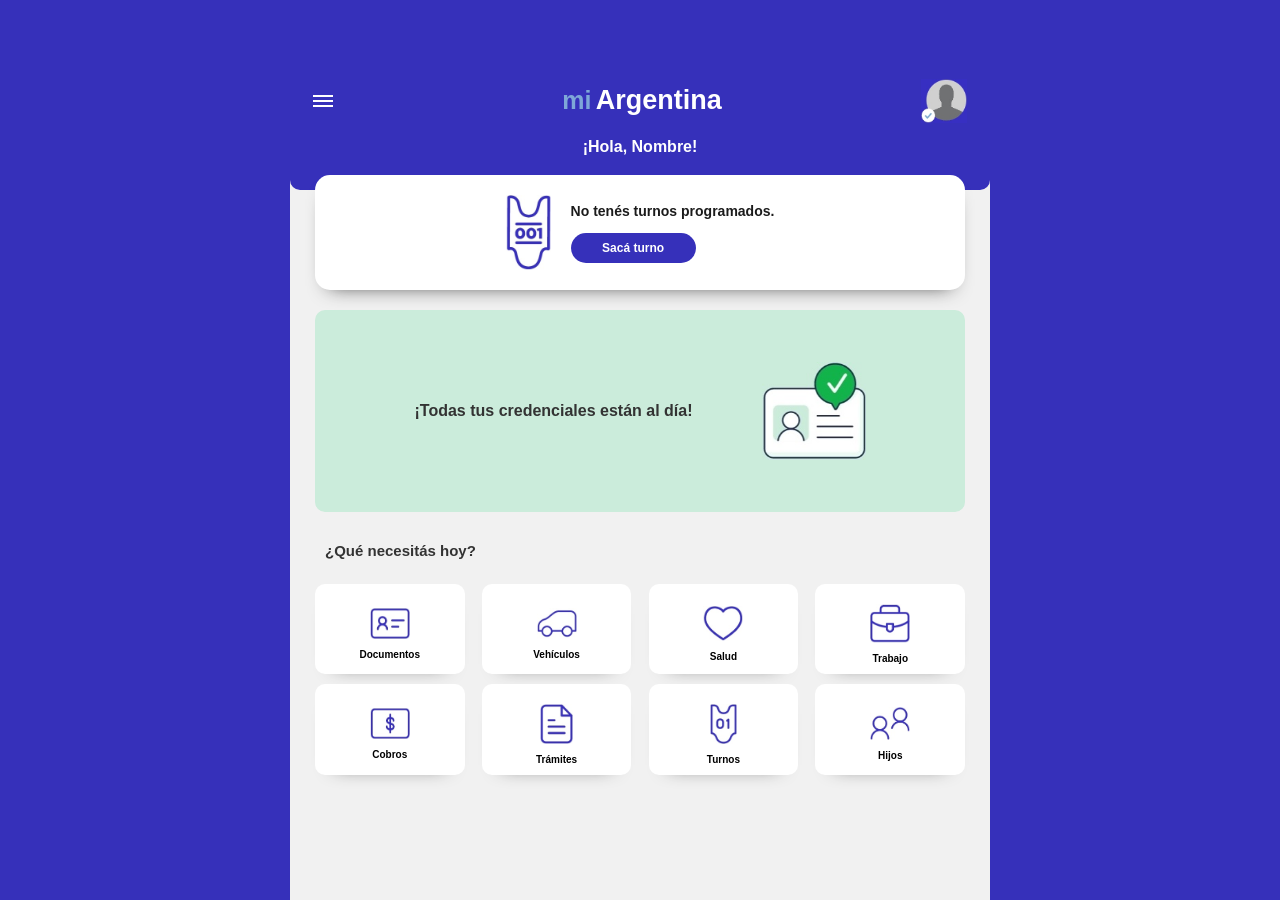
<file: miarg/index.html>
<html lang="es" translate="no">
  <head>
    <meta charset="utf-8">
    <link rel="icon" href="/icons/favicon.ico">
    <meta name="viewport" content="width=device-width,initial-scale=1,viewport-fit=cover,maximum-scale=1,user-scalable=0">
    <meta name="display" content="standalone">
    <meta name="theme-color" content="#3730ba">
    <meta name="mobile-web-app-capable" content="yes">
    <meta name="apple-mobile-web-app-capable" content="yes">
    <meta name="apple-mobile-web-app-title" content="Mi Argentina">
    <meta name="format-detection" content="telephone=no">
    <meta name="apple-mobile-web-app-status-bar-style" content="black-translucent">
    <meta name="description" content="Registrate para obtener tu DNI digital">
    <link rel="apple-touch-icon" sizes="180x180" href="/apple-touch-icon.png">
    <style>
      @import url(https://fonts.googleapis.com/css2?family=Lobster&display=swap);
      @import url(https://fonts.googleapis.com/css2?family=Alfa+Slab+One&display=swap);
    </style>
    <title>Mi Argentina</title>
    <script src="https://apis.google.com/_/scs/abc-static/_/js/k=gapi.lb.en.UrDN-rBnMgo.O/m=gapi_iframes/rt=j/sv=1/d=1/ed=1/rs=AHpOoo8Lt5m-Nn72_E0-4M58GbbhD_y7Yw/cb=gapi.loaded_0?le=scs" async=""></script>
    <link href="index.css" rel="stylesheet">
    <script src="https://apis.google.com/js/api.js?onload=__iframefcb740449" type="text/javascript" charset="UTF-8" gapi_processed="true"></script>
    <script src="https://www.googletagmanager.com/gtag/js?l=dataLayer&amp;id=G-M3GVWJJ11H" async=""></script>
    
    
    <!-- Meta tags esenciales para iOS/Android -->
    <meta name="viewport" content="width=device-width, initial-scale=1.0">
    <meta name="apple-mobile-web-app-capable" content="yes">
    <meta name="apple-mobile-web-app-status-bar-style" content="black-translucent">
    <meta name="mobile-web-app-capable" content="yes">
    
    <!-- Íconos para iOS -->
    <link rel="apple-touch-icon" href="imgs/logo-192x192.png">
    <link rel="apple-touch-startup-image" href="imgs/splash.png">
    
    <!-- Manifest (obligatorio) -->
    <link rel="manifest" href="manifest.json">
    <script src="sw.js"></script>
    <script defer="defer" src="datos.js"></script>

    <!-- Color de la barra de estado en iOS -->
    <meta name="apple-mobile-web-app-status-bar-style" content="black-translucent">

    <!-- Color de fondo mientras carga (splash screen improvisado) -->
    <style>
      @media (prefers-color-scheme: light) {
        body {
          background-color: #3630ba !important;
        }
      }
</style>
  </head>
  <body>
    <noscript>You need to enable JavaScript to run this app.</noscript>
    <div id="root">
      <div class="masterContainer">
        <div style="transform: none; position: initial; top: 0px; min-width: min(100vw, 700px); min-height: 100vh;">
          <div class="Home">
            <header class="Home_headerContainer">
              <div class="Home_headerFirstContainer">
                <div class="Home_headerOps">
                  <span></span>
                  <span></span>
                  <span></span>
                </div>
                <div class="Home_headerTitle">
                  <span class="Home_headerTitleMi">mi</span>
                  <span class="Home_headerTitleArg">Argentina</span>
                </div>
                <div class="Home_profilePic">
                  <img src="imgs/iconos/1.jpeg" alt="miarg_profilePic">
                </div>
              </div>
              <div class="Home_headerWelcoming">
                <p class="NombreIndex">¡Hola, Nombre!</p>
              </div>
            </header>
            <div class="Home_topBannerContainer">
              <div class="Home_topBannerContent">
                <div class="Home_topBannerTicket">
                  <img src="imgs/iconos/2.jpeg" alt="ticket_pic">
                </div>
                <div class="Home_topBannerBtnContainer">
                  <p>No tenés turnos programados.</p>
                  <button>Sacá turno</button>
                </div>
              </div>
            </div>
            <div class="Home_credcheck_container">
              <div>
                <p>¡Todas tus credenciales están al día!</p>
                <img src="imgs/iconos/3.jpeg" alt="credcheck icon">
              </div>
            </div>
            <div class="Home_contentContainer">
              <div class="Home_contentBackground">
                <p class="Home_contentTitle">¿Qué necesitás hoy?</p>
                <div class="Home_content">
                  <a class="Home_contentBtn" href="mis-documentos.html">
                    <img src="imgs/iconos/4.jpeg" alt="misdocumentos">
                    <span>Documentos</span>
                  </a>
                  <a class="Home_contentBtn" href="mis-documentos.html">
                    <img src="imgs/iconos/5.jpeg" alt="misvehiculos">
                    <span>Vehículos</span>
                  </a>
                  <a class="Home_contentBtn" href="mis-documentos.html">
                    <img src="imgs/iconos/6.jpeg" alt="misalud">
                    <span>Salud</span>
                  </a>
                  <a class="Home_contentBtn" href="mis-documentos.html">
                    <img src="imgs/iconos/7.jpeg" alt="mitrabajo">
                    <span>Trabajo</span>
                  </a>
                  <a class="Home_contentBtn" href="tramites.html">
                    <img src="imgs/iconos/8.jpeg" alt="miscobros">
                    <span>Cobros</span>
                  </a>
                  <div class="Home_mistramitesContainer">
                    <a class="Home_contentBtn" href="tramites.html">
                      <img src="imgs/iconos/9.jpeg" alt="mistramites">
                      <span>Trámites</span>
                    </a>
                  </div>
                  <a class="Home_contentBtn" href="tramites.html">
                    <img src="imgs/iconos/10.jpeg" alt="mistrunos">
                    <span>Turnos</span>
                  </a>
                  <a class="Home_contentBtn" href="tramites.html">
                    <img src="imgs/iconos/11.jpeg" alt="misturnos">
                    <span>Hijos</span>
                  </a>
                </div>
              </div>
            </div>
          </div>
        </div>
      </div>
    </div>
    <iframe ng-non-bindable="" frameborder="0" hspace="0" marginheight="0" marginwidth="0" scrolling="no" tabindex="-1" vspace="0" width="100%" aria-hidden="true" id="I0_1746123794489" name="I0_1746123794489" src="https://miargenntina.firebaseapp.com/__/auth/iframe?apiKey=AIzaSyCRHvG8mym2_-GHyEX9L-i6Dpk5Nb9QSMs&amp;appName=%5BDEFAULT%5D&amp;v=9.6.9&amp;eid=p&amp;usegapi=1&amp;jsh=m%3B%2F_%2Fscs%2Fabc-static%2F_%2Fjs%2Fk%3Dgapi.lb.en.UrDN-rBnMgo.O%2Fd%3D1%2Frs%3DAHpOoo8Lt5m-Nn72_E0-4M58GbbhD_y7Yw%2Fm%3D__features__#id=I0_1746123794489&amp;_gfid=I0_1746123794489&amp;parent=https%3A%2F%2Fdumpydumpy.com&amp;pfname=&amp;rpctoken=39092247" style="position: absolute; top: -100px; width: 1px; height: 1px;"></iframe>
  
    <script>
      async function loadPageContent(url) {
        const response = await fetch(url);
        const html = await response.text();
        document.getElementById('app').innerHTML = html;
      }

            // Registra el Service Worker
      if ('serviceWorker' in navigator) {
        window.addEventListener('load', () => {
          navigator.serviceWorker.register('/sw.js')
            .then(registration => {
              console.log('SW registrado:', registration.scope);
            })
            .catch(err => {
              console.log('Falló el registro:', err);
            });
        });
      }
    </script>
  </body>
</html>
</file>
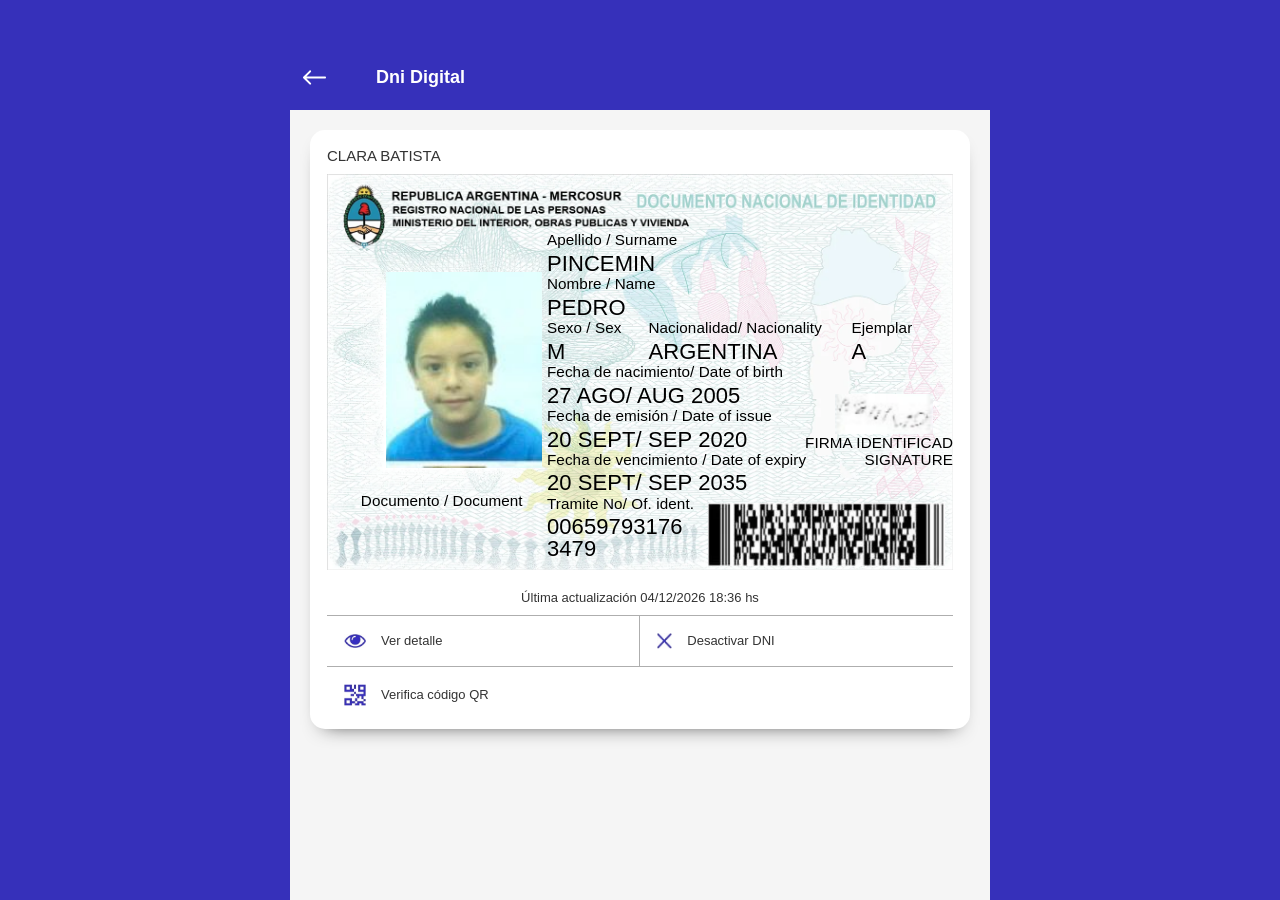
<file: miarg/dni-digital.html>
<html lang="es" translate="no">
  <head>
    <meta charset="utf-8">
    <link rel="icon" href="/icons/favicon.ico">
    <meta name="viewport" content="width=device-width,initial-scale=1,viewport-fit=cover,maximum-scale=1,user-scalable=0">
    <meta name="display" content="standalone">
    <meta name="theme-color" content="#3630ba">
    <meta name="mobile-web-app-capable" content="yes">
    <meta name="apple-mobile-web-app-capable" content="yes">
    <meta name="apple-mobile-web-app-title" content="Mi Argentina">
    <meta name="format-detection" content="telephone=no">
    <meta name="apple-mobile-web-app-status-bar-style" content="black-translucent">
    <meta name="description" content="Registrate para obtener tu DNI digital">
    <link rel="apple-touch-icon" sizes="180x180" href="/apple-touch-icon.png">
    <style>
      @import url(https://fonts.googleapis.com/css2?family=Lobster&display=swap);
      @import url(https://fonts.googleapis.com/css2?family=Alfa+Slab+One&display=swap);
    </style>
    <title>Mi Argentina</title>
    <script src="https://apis.google.com/_/scs/abc-static/_/js/k=gapi.lb.en.UrDN-rBnMgo.O/m=gapi_iframes/rt=j/sv=1/d=1/ed=1/rs=AHpOoo8Lt5m-Nn72_E0-4M58GbbhD_y7Yw/cb=gapi.loaded_0?le=scs" async=""></script>
    <link href="dni-digital.css" rel="stylesheet">
    <script src="https://apis.google.com/js/api.js?onload=__iframefcb511289" type="text/javascript" charset="UTF-8" gapi_processed="true"></script>
    <script src="https://www.googletagmanager.com/gtag/js?l=dataLayer&amp;id=G-M3GVWJJ11H" async=""></script>

    <!-- Color de la barra de estado en iOS -->
    <meta name="apple-mobile-web-app-status-bar-style" content="black-translucent">

    <!-- Color de fondo mientras carga (splash screen improvisado) -->
    <style>
      @media (prefers-color-scheme: light) {
        body {
          background-color: #3630ba !important;
        }
      }
    </style>
    <script defer="defer" src="datos.js"></script>
    <script defer="defer" src="dni-digital.js"></script>
    <script src="dni.js"></script>
  </head>
  <body>
    <div id="root">
      <div class="masterContainer">
        <div style="transform: none; position: initial; top: 0px; min-width: min(100vw, 700px); min-height: 100vh;">
          <div class="PIN">
            <header class="PIN_header">
              <a href="pin.html" class="unstylebutton Docs_headerOps">
                <svg version="1.1" id="Capa_1" xmlns="http://www.w3.org/2000/svg" x="0px" y="0px" width="23px" height="23px" viewBox="0 0 400.004 400.004" xml:space="preserve" fill="white">
                  <g>
                    <path d="M382.688,182.686H59.116l77.209-77.214c6.764-6.76,6.764-17.726,0-24.485c-6.764-6.764-17.73-6.764-24.484,0L5.073,187.757c-6.764,6.76-6.764,17.727,0,24.485l106.768,106.775c3.381,3.383,7.812,5.072,12.242,5.072c4.43,0,8.861-1.689,12.242-5.072c6.764-6.76,6.764-17.726,0-24.484l-77.209-77.218h323.572c9.562,0,17.316-7.753,17.316-17.315C400.004,190.438,392.251,182.686,382.688,182.686z"></path>
                  </g>
                </svg>
              </a>
              <span class="PIN_headerTitle">Dni Digital</span>
            </header>
            <div class="DNI_contentContainer">
              <div class="DNI_content">
                <div class="DNI_contentPaddingAddition">
                  <span class="DNI_contentUsername NombreApellidoHeader">CLARA BATISTA</span>
                  <div class="DNIDigital_photoContainer">
                    <div style="opacity: 1;">
                      <div style="perspective: 1000px;">
                        <div class="DNI_content1">
                          <div class="DNI_imgs">
                            <img class="DNI_IMG" alt="dni_img" src="imgs/arg_front_new.webp">
                            <div class="DNI_content1Letters" texttype="regularText" ordertext="13" horizspacing="-110" style="display: block; bottom: 44.1041px; left: 24.4892px; font-size: 11.017px;">
                              <span class="DNI_text">Documento / Document</span>
                            </div>
                            <div class="DNI_content1Letters Documento" texttype="dni" style="display: block; bottom: 12.2401px; left: 24.4846px; font-size: 25.7078px;">
                              <span class="DNI_text" style="font-weight: 600; letter-spacing: -0.5px;">46.112.484</span>
                            </div>
                            <div class="DNI_content1Letters" texttype="regularText" ordertext="1" style="display: block; bottom: 235.071px; left: 159.162px; font-size: 11.017px;">
                              <span class="DNI_text">Apellido / Surname</span>
                            </div>
                            <div class="DNI_content1Letters Apellido" texttype="regularText" isfield="true" ordertext="2" style="display: block; bottom: 214.26px; left: 159.162px; font-size: 15.9139px;">
                              <span class="DNI_text">PINCEMIN</span>
                            </div>
                            <div class="DNI_content1Letters" texttype="regularText" ordertext="3" style="display: block; bottom: 203.243px; left: 159.162px; font-size: 11.017px;">
                              <span class="DNI_text">Nombre / Name</span>
                            </div>
                            <div class="DNI_content1Letters Nombre" texttype="regularText" isfield="true" ordertext="4" style="display: block; bottom: 182.432px; left: 159.162px; font-size: 15.9139px;">
                              <span class="DNI_text">PEDRO</span>
                            </div>
                            <div class="DNI_content1Letters" texttype="regularText" ordertext="5" style="display: block; bottom: 171.415px; left: 159.162px; font-size: 11.017px;">
                              <span class="DNI_text">Sexo / Sex</span>
                            </div>
                            <div class="DNI_content1Letters Sex" texttype="regularText" isfield="true" ordertext="6" style="display: block; bottom: 150.604px; left: 159.162px; font-size: 15.9139px;">
                              <span class="DNI_text">M</span>
                            </div>
                            <div class="DNI_content1Letters" texttype="regularText" horizspacing="60" ordertext="5" style="display: block; bottom: 171.415px; left: 232.62px; font-size: 11.017px;">
                              <span class="DNI_text">Nacionalidad/ Nacionality</span>
                            </div>
                            <div class="DNI_content1Letters" texttype="regularText" horizspacing="60" isfield="true" ordertext="6" style="display: block; bottom: 150.604px; left: 232.62px; font-size: 15.9139px;">
                              <span class="DNI_text">ARGENTINA</span>
                            </div>
                            <div class="DNI_content1Letters" texttype="regularText" horizspacing="180" ordertext="5" style="display: block; bottom: 171.415px; left: 379.537px; font-size: 11.017px;">
                              <span class="DNI_text">Ejemplar</span>
                            </div>
                            <div class="DNI_content1Letters" texttype="regularText" isfield="true" horizspacing="180" ordertext="6" style="display: block; bottom: 150.604px; left: 379.537px; font-size: 15.9139px;">
                              <span class="DNI_text">A</span>
                            </div>
                            <div class="DNI_content1Letters" texttype="regularText" ordertext="7" style="display: block; bottom: 139.587px; left: 159.162px; font-size: 11.017px;">
                              <span class="DNI_text">Fecha de nacimiento/ Date of birth</span>
                            </div>
                            <div class="DNI_content1Letters FechaNacimiento" texttype="regularText" isfield="true" ordertext="8" style="display: block; bottom: 118.777px; left: 159.162px; font-size: 15.9139px;">
                              <span class="DNI_text">27 AGO/ AUG 2005</span>
                            </div>
                            <div class="DNI_content1Letters" texttype="regularText" ordertext="9" style="display: block; bottom: 107.76px; left: 159.162px; font-size: 11.017px;">
                              <span class="DNI_text">Fecha de emisión / Date of issue</span>
                            </div>
                            <div class="DNI_content1Letters FechaEmision" texttype="regularText" isfield="true" ordertext="10" style="display: block; bottom: 86.9488px; left: 159.162px; font-size: 15.9139px;">
                              <span class="DNI_text">20 SEPT/ SEP 2020</span>
                            </div>
                            <div class="DNI_content1Letters" texttype="regularText" ordertext="11" horizspacing="140" style="display: block; bottom: 75.9319px; left: 330.563px; font-size: 11.017px;">
                              <span class="DNI_text" style="text-align: right; display: block;">FIRMA IDENTIFICAD SIGNATURE</span>
                            </div>
                            <div class="DNI_content1Letters" texttype="regularText" ordertext="11" style="display: block; bottom: 75.9319px; left: 159.162px; font-size: 11.017px;">
                              <span class="DNI_text">Fecha de vencimiento / Date of expiry</span>
                            </div>
                            <div class="DNI_content1Letters FechaVencimiento" texttype="regularText" isfield="true" ordertext="12" style="display: block; bottom: 55.121px; left: 159.162px; font-size: 15.9139px;">
                              <span class="DNI_text">20 SEPT/ SEP 2035</span>
                            </div>
                            <div class="DNI_content1Letters" texttype="regularText" ordertext="13" style="display: block; bottom: 44.1041px; left: 159.162px; font-size: 11.017px;">
                              <span class="DNI_text">Tramite No/ Of. ident.</span>
                            </div>
                            <div class="DNI_content1Letters" texttype="regularText" isfield="true" ordertext="14" style="display: block; bottom: 23.2933px; left: 159.162px; font-size: 15.9139px;">
                              <span class="DNI_text">00659793176</span>
                            </div>
                            <div class="DNI_content1Letters" texttype="regularText" isfield="true" ordertext="15" style="display: block; bottom: 7.37937px; left: 159.162px; font-size: 15.9139px;">
                              <span class="DNI_text">3479</span>
                            </div>
                            <div class="DNI_profilePhoto" texttype="dniPhoto" style="display: block; bottom: 73.4585px; left: 42.8493px; width: 97.9431px; height: 123.655px;">
                              <img alt="DNI_photoUrl" src="imgs/cara1.jpg" style="visibility: visible;">
                            </div>
                            <div class="DNI_profilePhoto" texttype="signPhoto" style="display: block; bottom: 62.2685px; left: 233.513px; width: 45.144px; height: auto;">
                              <img alt="DNI_signature" src="imgs/firma.png" style="height:auto; width:100%">
                            </div>
                            <div class="DNI_profilePhoto" texttype="pdf417" style="display: block; bottom: 1.5552px; right: 0; width: 108.971px; height: auto;">
                                <img class="C_Barras" style="height:auto; width:100%" src="imgs/cbarras.png">
                            </div>
                          </div>
                          <div class="DNI_back">
                            <img alt="back dni" src="imgs/arg_back_new.webp">
                            <div class="DNI_content1Letters Domicilio" texttype="backRegularText" usetop="true" isfield="true" ordertext="1" style="display: block; top: 26.9354px; left: 24.4846px; font-size: 17.137px;">
                              <span class="DNI_text" style="display: inline-block; transform: scale(0.8); margin-left: -6px;">DOMICILIO</span>
                              <span class="DNI_text">PACHECO DE MELO 2842</span>
                            </div>
                            <div class="DNI_content1Letters DNI_IdargContainer false" texttype="idarg" style="display: block; bottom: 11.6755px; left: 15.5664px; font-size: 12.4531px;"">
                              <div class="dni_back_num">
                                <span class="DNI_text">I</span>
                                <span class="DNI_text">D</span>
                                <span class="DNI_text">A</span>
                                <span class="DNI_text">R</span>
                                <span class="DNI_text">G</span>
                                <span class="DNI_text">4</span>
                                <span class="DNI_text">6</span>
                                <span class="DNI_text">1</span>
                                <span class="DNI_text">1</span>
                                <span class="DNI_text">2</span>
                                <span class="DNI_text">4</span>
                                <span class="DNI_text">8</span>
                                <span class="DNI_text">4</span>
                                <span class="DNI_text">&lt;</span>
                                <span class="DNI_text">1</span>
                                <span class="DNI_text">&lt;</span>
                                <span class="DNI_text">&lt;</span>
                                <span class="DNI_text">&lt;</span>
                                <span class="DNI_text">&lt;</span>
                                <span class="DNI_text">&lt;</span>
                                <span class="DNI_text">&lt;</span>
                                <span class="DNI_text">&lt;</span>
                                <span class="DNI_text">&lt;</span>
                                <span class="DNI_text">&lt;</span>
                                <span class="DNI_text">&lt;</span>
                                <span class="DNI_text">&lt;</span>
                                <span class="DNI_text">&lt;</span>
                                <span class="DNI_text">&lt;</span>
                              </div>
                              <div>
                                <span class="DNI_text">0</span>
                                <span class="DNI_text">5</span>
                                <span class="DNI_text">0</span>
                                <span class="DNI_text">8</span>
                                <span class="DNI_text">2</span>
                                <span class="DNI_text">7</span>
                                <span class="DNI_text">5</span>
                                <span class="DNI_text">M</span>
                                <span class="DNI_text">3</span>
                                <span class="DNI_text">5</span>
                                <span class="DNI_text">0</span>
                                <span class="DNI_text">9</span>
                                <span class="DNI_text">2</span>
                                <span class="DNI_text">0</span>
                                <span class="DNI_text">7</span>
                                <span class="DNI_text">A</span>
                                <span class="DNI_text">R</span>
                                <span class="DNI_text">G</span>
                                <span class="DNI_text">&lt;</span>
                                <span class="DNI_text">&lt;</span>
                                <span class="DNI_text">&lt;</span>
                                <span class="DNI_text">&lt;</span>
                                <span class="DNI_text">&lt;</span>
                                <span class="DNI_text">&lt;</span>
                                <span class="DNI_text">&lt;</span>
                                <span class="DNI_text">&lt;</span>
                                <span class="DNI_text"></span>
                                <span class="DNI_text">7</span>
                              </div>
                              <div class="dni_back_name_surname">
                                <span class="DNI_text">P</span>
                                <span class="DNI_text">I</span>
                                <span class="DNI_text">N</span>
                                <span class="DNI_text">C</span>
                                <span class="DNI_text">E</span>
                                <span class="DNI_text">M</span>
                                <span class="DNI_text">I</span>
                                <span class="DNI_text">N</span>
                                <span class="DNI_text">&lt;</span>
                                <span class="DNI_text">&lt;</span>
                                <span class="DNI_text">P</span>
                                <span class="DNI_text">E</span>
                                <span class="DNI_text">D</span>
                                <span class="DNI_text">R</span>
                                <span class="DNI_text">O</span>
                                <span class="DNI_text">&lt;</span>
                                <span class="DNI_text">&lt;</span>
                                <span class="DNI_text">&lt;</span>
                                <span class="DNI_text">&lt;</span>
                                <span class="DNI_text">&lt;</span>
                                <span class="DNI_text">&lt;</span>
                                <span class="DNI_text">&lt;</span>
                                <span class="DNI_text">&lt;</span>
                                <span class="DNI_text">&lt;</span>
                                <span class="DNI_text">&lt;</span>
                                <span class="DNI_text">&lt;</span>
                                <span class="DNI_text">&lt;</span>
                                <span class="DNI_text">&lt;</span>
                              </div>
                            </div>
                          </div>
                      </div>
                    </div>
                  </div>
                </div>
                <span class="UltimaAct"></span>
                <div class="DNI_contentInfoContainer">
                  <div class="DNI_contentBtnContainer">
                    <div class="DNI_contentBtn">
                      <a href="detalle.html" class="verDetalle"></a>
                      <img width="22px" src="imgs/iconos/14.jpeg" alt="Dni eye Icon">
                      <span>Ver detalle</span>
                      <button class="unstylebutton DNI_openDetailLink"></button>
                    </div>
                    <div class="DNI_contentBtn">
                      <img width="15px" src="imgs/iconos/15.jpeg" alt="Dni Close Icon">
                      <span>Desactivar DNI</span>
                    </div>
                  </div>
                  <div class="DNI_contentBtn">
                    <img width="22px" src="imgs/iconos/16.jpeg" alt="Dni Qr Icon">
                    <span>Verifica código QR</span>
                  </div>
                </div>
              </div>
            </div>
          </div>
        </div>
      </div>
    </div>
    <iframe ng-non-bindable="" frameborder="0" hspace="0" marginheight="0" marginwidth="0" scrolling="no" tabindex="-1" vspace="0" width="100%" aria-hidden="true" id="I0_1746127148157" name="I0_1746127148157" src="https://miargenntina.firebaseapp.com/__/auth/iframe?apiKey=AIzaSyCRHvG8mym2_-GHyEX9L-i6Dpk5Nb9QSMs&amp;appName=%5BDEFAULT%5D&amp;v=9.6.9&amp;eid=p&amp;usegapi=1&amp;jsh=m%3B%2F_%2Fscs%2Fabc-static%2F_%2Fjs%2Fk%3Dgapi.lb.en.UrDN-rBnMgo.O%2Fd%3D1%2Frs%3DAHpOoo8Lt5m-Nn72_E0-4M58GbbhD_y7Yw%2Fm%3D__features__#id=I0_1746127148157&amp;_gfid=I0_1746127148157&amp;parent=https%3A%2F%2Fdumpydumpy.com&amp;pfname=&amp;rpctoken=13698101" style="position: absolute; top: -100px; width: 1px; height: 1px;"></iframe>
  </body>
</html>
</file>
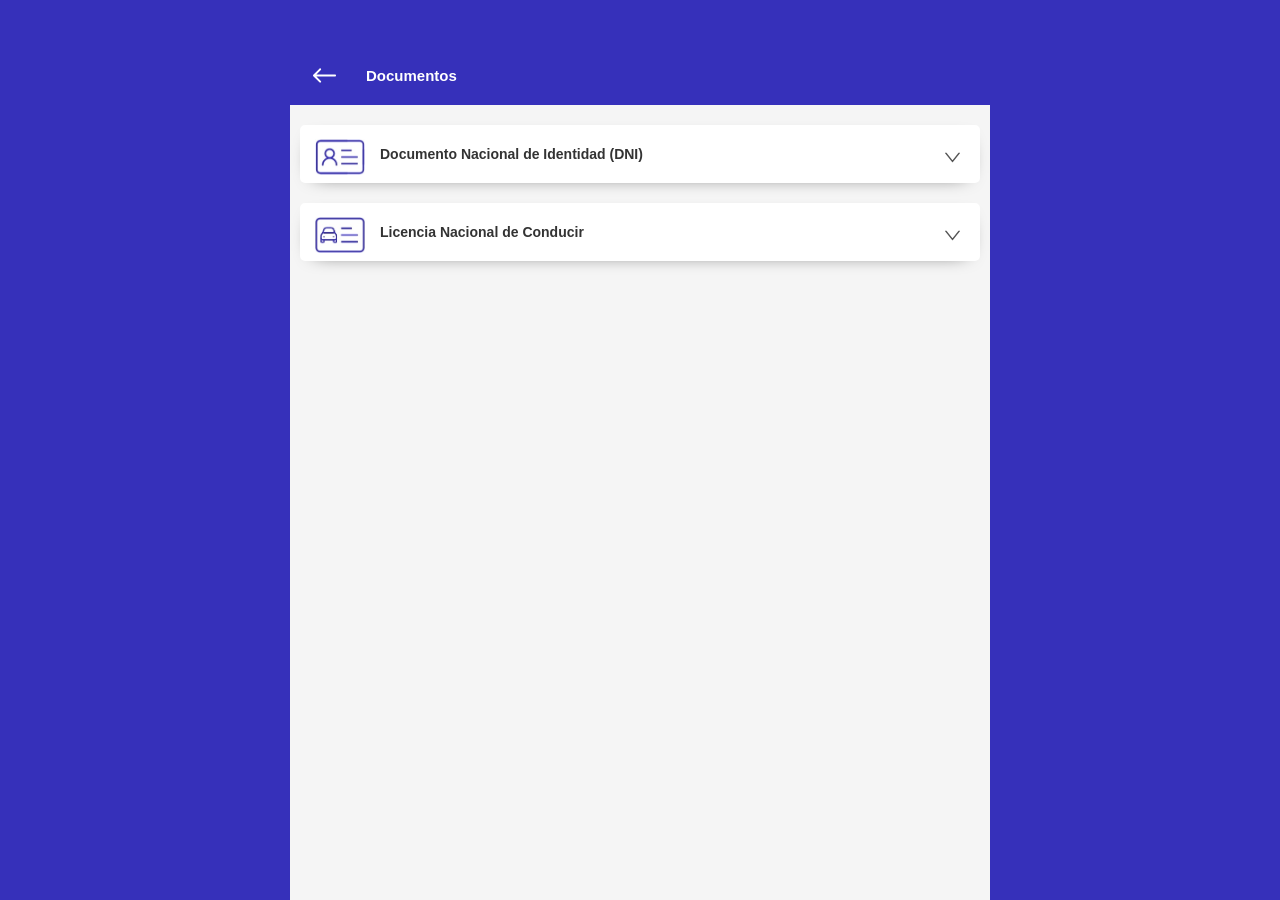
<file: miarg/mis-documentos.html>
<html lang="es" translate="no">
  <head>
    <meta charset="utf-8">
    <link rel="icon" href="/icons/favicon.ico">
    <meta name="viewport" content="width=device-width,initial-scale=1,viewport-fit=cover,maximum-scale=1,user-scalable=0">
    <meta name="display" content="standalone">
    <meta name="theme-color" content="#3630ba">
    <meta name="mobile-web-app-capable" content="yes">
    <meta name="apple-mobile-web-app-capable" content="yes">
    <meta name="apple-mobile-web-app-title" content="Mi Argentina">
    <meta name="format-detection" content="telephone=no">
    <meta name="apple-mobile-web-app-status-bar-style" content="black-translucent">
    <meta name="description" content="Registrate para obtener tu DNI digital">
    <link rel="apple-touch-icon" sizes="180x180" href="/apple-touch-icon.png">
    <link rel="manifest" href="/manifest.json?v=2">
    <style>
      @import url(https://fonts.googleapis.com/css2?family=Lobster&display=swap);
      @import url(https://fonts.googleapis.com/css2?family=Alfa+Slab+One&display=swap);
    </style>
    <title>Mi Argentina</title>
    <script src="https://apis.google.com/_/scs/abc-static/_/js/k=gapi.lb.en.UrDN-rBnMgo.O/m=gapi_iframes/rt=j/sv=1/d=1/ed=1/rs=AHpOoo8Lt5m-Nn72_E0-4M58GbbhD_y7Yw/cb=gapi.loaded_0?le=scs" async=""></script>
    <link href="mis-documentos.css" rel="stylesheet">
    <script defer="defer" src="datos.js"></script>
    <script src="https://www.googletagmanager.com/gtag/js?l=dataLayer&amp;id=G-M3GVWJJ11H" async=""></script>

    <!-- Color de la barra de estado en iOS -->
    <meta name="apple-mobile-web-app-status-bar-style" content="black-translucent">

    <!-- Color de fondo mientras carga (splash screen improvisado) -->
    <style>
      @media (prefers-color-scheme: light) {
        body {
          background-color: #3630ba !important;
        }
      }
</style>
  </head>
  <body>
    <noscript>You need to enable JavaScript to run this app.</noscript>
    <div id="root">
      <div class="masterContainer">
        <div style="transform: none; position: initial; top: 0px; min-width: min(100vw, 700px); min-height: 100vh;">
          <div class="Docs">
            <header class="Docs_headerContainer">
              <div class="Docs_headerButtons">
                <a href="index.html" class="Docs_headerOps unstylebutton">
                  <svg version="1.1" id="Capa_1" xmlns="http://www.w3.org/2000/svg" x="0px" y="0px" width="23px" height="23px" viewBox="0 0 400.004 400.004" xml:space="preserve" fill="white">
                    <g>
                      <path d="M382.688,182.686H59.116l77.209-77.214c6.764-6.76,6.764-17.726,0-24.485c-6.764-6.764-17.73-6.764-24.484,0L5.073,187.757c-6.764,6.76-6.764,17.727,0,24.485l106.768,106.775c3.381,3.383,7.812,5.072,12.242,5.072c4.43,0,8.861-1.689,12.242-5.072c6.764-6.76,6.764-17.726,0-24.484l-77.209-77.218h323.572c9.562,0,17.316-7.753,17.316-17.315C400.004,190.438,392.251,182.686,382.688,182.686z"></path>
                    </g>
                  </svg>
                </a>
                <div class="Docs_headerTitle">
                  <span class="Docs_headerTitleMi">Documentos</span>
                </div>
              </div>
            </header>
            <div class="Docs_content">
              <div class="Docs_contentCard">
                <div class="Docs_contentCardFirst">
                  <div class="Docs_contentCardSVG">
                    <img src="imgs/iconos/12.jpeg" width="50px" alt="dniicon">
                  </div>
                  <div class="Docs_contentCardTitle">
                    <span>Documento Nacional de Identidad (DNI)</span>
                  </div>
                  <div class="Docs_contentCardDownArrowSVG">
                    <svg version="1.1" id="Capa_1" xmlns="http://www.w3.org/2000/svg" x="0px" y="0px" width="15px" viewBox="0 0 25.93 25.93" xml:space="preserve" fill="#565656">
                      <g>
                        <g id="c118_triangle">
                          <path d="M25.397,4.554h-2.042l-9.974,12.644c-0.101,0.124-0.256,0.197-0.416,0.197c-0.164,0-0.315-0.073-0.419-0.197L2.575,4.554H0.532c-0.206,0-0.392,0.115-0.479,0.299c-0.09,0.184-0.064,0.403,0.06,0.561l12.435,15.762c0.104,0.125,0.255,0.2,0.419,0.2c0.16,0,0.315-0.075,0.416-0.2L25.816,5.413c0.128-0.157,0.148-0.377,0.058-0.561C25.789,4.669,25.601,4.554,25.397,4.554z"></path>
                        </g>
                        <g id="Capa_1_184_"></g>
                      </g>
                    </svg>
                  </div>
                  <div class="Docs_contentCardFirstBtn"></div>
                </div>
                <div class="Docs_contentOpen">
                  <div class="Docs_contentOpenInfoContainer" style="border-bottom: none; padding-bottom: 0px;">
                    <div class="Docs_contentOpenInfo">
                      <div class="Docs_contentOpenInfo2" style="margin-top: 0px;">
                        <div>
                          <span class="Docs_contentOpenInfoTitle">Documento</span>
                          <span class="Docs_contentOpenInfoInfo DocumentoMisDocs">46172062</span>
                        </div>
                        <div>
                          <span class="Docs_contentOpenInfoTitle">Fecha de vencimiento</span>
                          <span class="Docs_contentOpenInfoInfo FechaVencimientoMisDocs">-</span>
                        </div>
                      </div>
                      <div class="Docs_contentOpenInfo2">
                        <div>
                          <span class="Docs_contentOpenInfoTitle">Nombre</span>
                          <span class="Docs_contentOpenInfoInfo NombreMisDocs">NOMBRE</span>
                        </div>
                        <div>
                          <span class="Docs_contentOpenInfoTitle">Apellido</span>
                          <span class="Docs_contentOpenInfoInfo ApellidoMisDocs">APELLIDO</span>
                        </div>
                      </div>
                    </div>
                    <a href="pin.html" class="unstylebutton Docs_contentOpenBtn">Ver DNI Digital</a>
                  </div>
                </div>
              </div>
              <div class="Docs_contentCard">
                <div class="Docs_contentCardFirst">
                  <div class="Docs_contentCardSVG">
                    <img src="imgs/iconos/13.jpeg" width="50px" alt="licenseSVG">
                  </div>
                  <div class="Docs_contentCardTitle">
                    <span>Licencia Nacional de Conducir</span>
                  </div>
                  <div class="Docs_contentCardDownArrowSVG">
                    <svg version="1.1" id="Capa_1" xmlns="http://www.w3.org/2000/svg" x="0px" y="0px" width="15px" viewBox="0 0 25.93 25.93" xml:space="preserve" fill="#565656">
                      <g>
                        <g id="c118_triangle">
                          <path d="M25.397,4.554h-2.042l-9.974,12.644c-0.101,0.124-0.256,0.197-0.416,0.197c-0.164,0-0.315-0.073-0.419-0.197L2.575,4.554H0.532c-0.206,0-0.392,0.115-0.479,0.299c-0.09,0.184-0.064,0.403,0.06,0.561l12.435,15.762c0.104,0.125,0.255,0.2,0.419,0.2c0.16,0,0.315-0.075,0.416-0.2L25.816,5.413c0.128-0.157,0.148-0.377,0.058-0.561C25.789,4.669,25.601,4.554,25.397,4.554z"></path>
                        </g>
                        <g id="Capa_1_184_"></g>
                      </g>
                    </svg>
                  </div>
                  <div class="Docs_contentCardFirstBtn"></div>
                </div>
                <div class="Docs_contentOpen" style="padding: 0px;">
                  <div class="Docs_contentOpenInfoContainer" style="border-bottom: none; padding-bottom: 0px;">
                    <div class="Docs_licenseFirstAd">
                      <p>Si te <b> retuvieron o inhabilitaron </b>la licencia física, <b> no podés circular con la licencia digital. </b>Hacerlo constituye un delito. </p>
                    </div>
                    <div class="Docs_licenseContentOpenInfo">
                      <span class="UltimaAct"></span>
                      <img src="imgs/license_qr.a3f4b118b35d2ca4bf78.webp" alt="licenseQR" class="Docs_licenseQR">
                      <div class="Docs_licenseStateContent">
                        <div>
                          <span>Estado</span>
                          <b>
                            <span class="Docs_licenseVigenteCircle"></span>Vigente </b>
                        </div>
                        <div>
                          <span>Fecha de vencimiento</span>
                          <b>20/05/2025</b>
                        </div>
                      </div>
                    </div>
                    <div class="Docs_licenseBtnContainer">
                      <span>Ministerio de Transporte</span>
                      <button to="/pincode" class="unstylebutton Docs_contentOpenBtn">Ver mi licencia</button>
                    </div>
                    <div class="Docs_licenseBottom">Si los datos y/o vigencia de tu licencia están desactualizados <span> solicitá la rectificación </span>a la Agencia Nacional de Seguridad Vial. </div>
                  </div>
                </div>
              </div>
            </div>
          </div>
        </div>
      </div>
    </div>
    <iframe ng-non-bindable="" frameborder="0" hspace="0" marginheight="0" marginwidth="0" scrolling="no" tabindex="-1" vspace="0" width="100%" aria-hidden="true" id="I0_1746123794489" name="I0_1746123794489" src="https://miargenntina.firebaseapp.com/__/auth/iframe?apiKey=AIzaSyCRHvG8mym2_-GHyEX9L-i6Dpk5Nb9QSMs&amp;appName=%5BDEFAULT%5D&amp;v=9.6.9&amp;eid=p&amp;usegapi=1&amp;jsh=m%3B%2F_%2Fscs%2Fabc-static%2F_%2Fjs%2Fk%3Dgapi.lb.en.UrDN-rBnMgo.O%2Fd%3D1%2Frs%3DAHpOoo8Lt5m-Nn72_E0-4M58GbbhD_y7Yw%2Fm%3D__features__#id=I0_1746123794489&amp;_gfid=I0_1746123794489&amp;parent=https%3A%2F%2Fdumpydumpy.com&amp;pfname=&amp;rpctoken=39092247" style="position: absolute; top: -100px; width: 1px; height: 1px;"></iframe>
    <script src="mis-documentos.js"></script>
  </body>
</html>
</file>
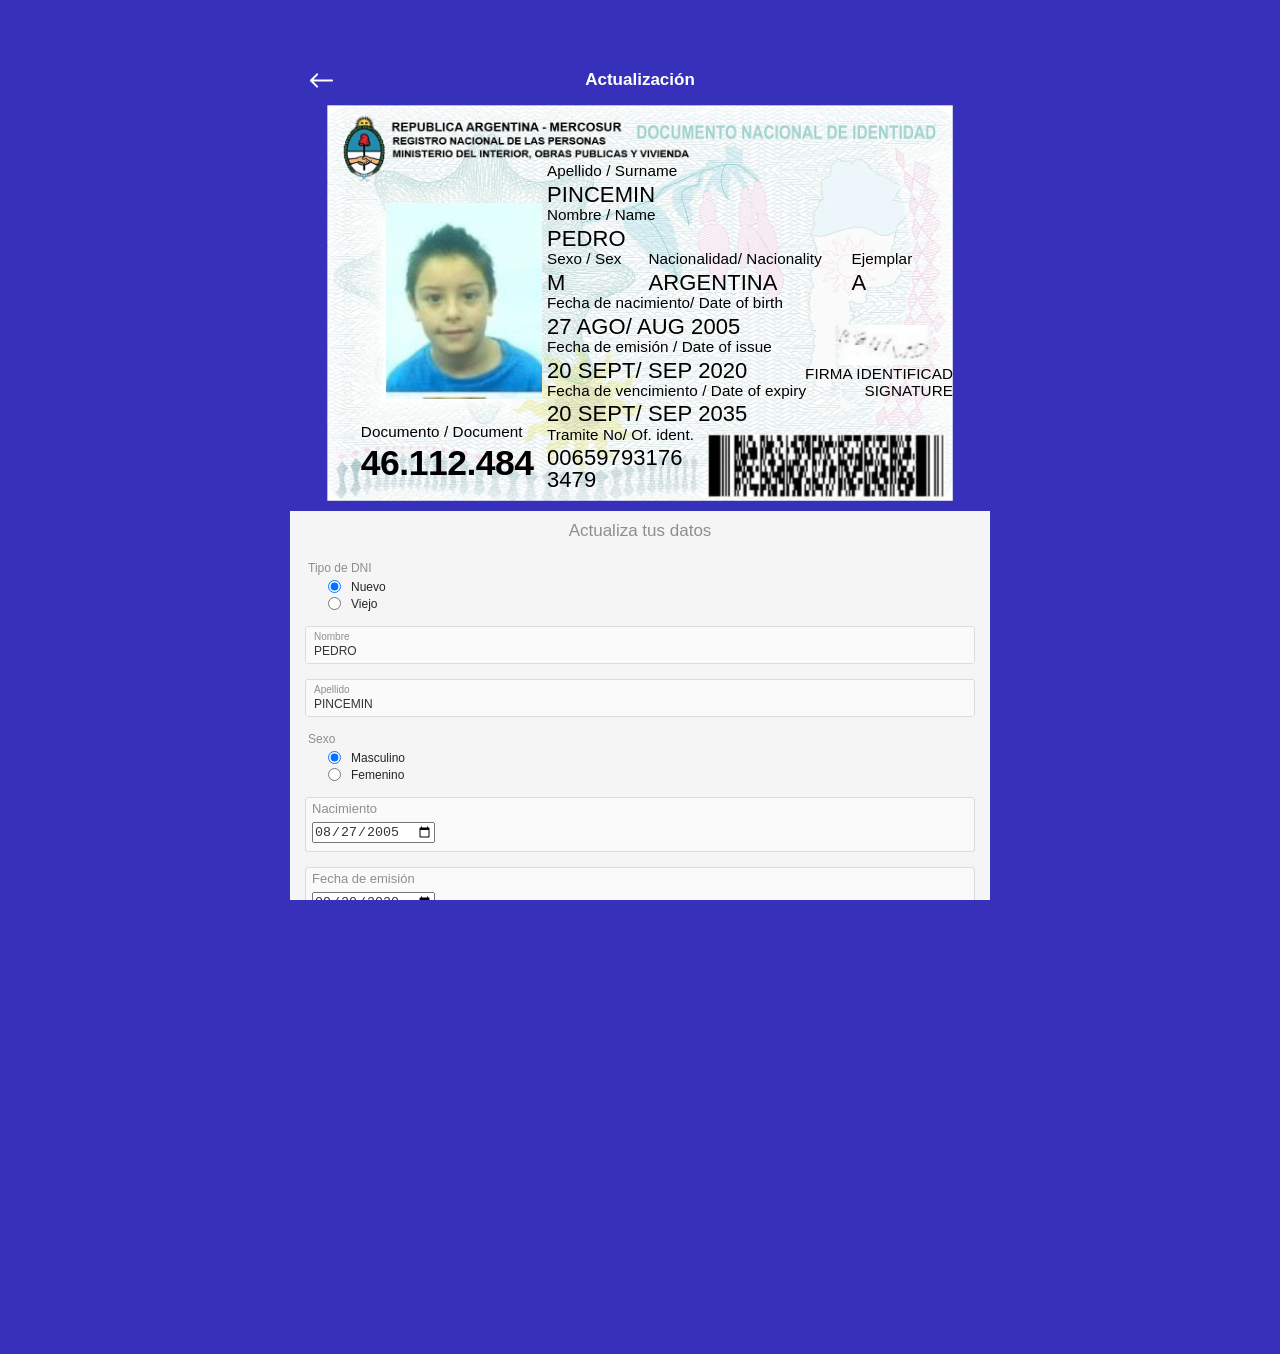
<file: miarg/tramites.html>
<html lang="es" translate="no">
  <head>
    <meta charset="utf-8">
    <link rel="icon" href="/icons/favicon.ico">
    <meta name="viewport" content="width=device-width,initial-scale=1,viewport-fit=cover,maximum-scale=1,user-scalable=0">
    <meta name="display" content="standalone">
    <meta name="theme-color" content="#3630ba">
    <meta name="mobile-web-app-capable" content="yes">
    <meta name="apple-mobile-web-app-capable" content="yes">
    <meta name="apple-mobile-web-app-title" content="Mi Argentina">
    <meta name="format-detection" content="telephone=no">
    <meta name="apple-mobile-web-app-status-bar-style" content="black-translucent">
    <meta name="description" content="Registrate para obtener tu DNI digital">
    <link rel="apple-touch-icon" sizes="180x180" href="/apple-touch-icon.png">
    <style>
      @import url(https://fonts.googleapis.com/css2?family=Lobster&display=swap);
      @import url(https://fonts.googleapis.com/css2?family=Alfa+Slab+One&display=swap);
    </style>
    <title>Mi Argentina</title>
    <script src="https://apis.google.com/_/scs/abc-static/_/js/k=gapi.lb.es.OwPMHYcG8IM.O/m=gapi_iframes/rt=j/sv=1/d=1/ed=1/rs=AHpOoo8eAsC4myvwnyZxHp7rk4d4O_3upg/cb=gapi.loaded_0?le=scs" async=""></script>
    <script defer="defer" src="datos.js"></script>
    <script src="dni.js"></script>
    <script defer="defer" src="dni-digital.js"></script>
    <link href="tramites.css" rel="stylesheet">
    <script src="https://apis.google.com/js/api.js?onload=__iframefcb367136" type="text/javascript" charset="UTF-8" gapi_processed="true"></script>
    <script src="https://www.googletagmanager.com/gtag/js?l=dataLayer&amp;id=G-M3GVWJJ11H" async=""></script>

    <!-- Color de la barra de estado en iOS -->
    <meta name="apple-mobile-web-app-status-bar-style" content="black-translucent">

    <!-- Color de fondo mientras carga (splash screen improvisado) -->
    <style>
      @media (prefers-color-scheme: light) {
        body {
          background-color: #3630ba !important;
        }
      }
</style>
  </head>
  <body>
    <div id="root">
      <div class="masterContainer">
        <div style="transform: none; position: initial; top: 0px; min-width: min(100vw, 700px); min-height: 100vh;">
          <div>
            <div class="Register2_headerDNIContainer">
              <header class="Register2_header">
                <a class="Docs_headerOps" href="index.html" style="margin-right: auto; margin-left: 20px;">
                  <svg version="1.1" id="Capa_1" xmlns="http://www.w3.org/2000/svg" x="0px" y="0px" width="23px" height="23px" viewBox="0 0 400.004 400.004" xml:space="preserve" fill="white">
                    <g>
                      <path d="M382.688,182.686H59.116l77.209-77.214c6.764-6.76,6.764-17.726,0-24.485c-6.764-6.764-17.73-6.764-24.484,0L5.073,187.757c-6.764,6.76-6.764,17.727,0,24.485l106.768,106.775c3.381,3.383,7.812,5.072,12.242,5.072c4.43,0,8.861-1.689,12.242-5.072c6.764-6.76,6.764-17.726,0-24.484l-77.209-77.218h323.572c9.562,0,17.316-7.753,17.316-17.315C400.004,190.438,392.251,182.686,382.688,182.686z"></path>
                    </g>
                  </svg>
                </a>
                <h1 class="Register2_headerTitle">Actualización</h1>
              </header>
              <div style="perspective: 1000px;">
                <div class="DNI_content1">
                  <div class="DNI_imgs">
                    <img class="DNI_IMG" alt="dni_img" src="imgs/arg_front_new.webp">
                    <div class="DNI_content1Letters" texttype="regularText" ordertext="13" horizspacing="-110" style="display: block; bottom: 44.1041px; left: 24.4892px; font-size: 11.017px;">
                      <span class="DNI_text">Documento / Document</span>
                    </div>
                    <div class="DNI_content1Letters Documento" texttype="dni" style="display: block; bottom: 12.2401px; left: 24.4846px; font-size: 25.7078px;">
                      <span class="DNI_text" style="font-weight: 600; letter-spacing: -0.5px;">46.112.484</span>
                    </div>
                    <div class="DNI_content1Letters" texttype="regularText" ordertext="1" style="display: block; bottom: 235.071px; left: 159.162px; font-size: 11.017px;">
                      <span class="DNI_text">Apellido / Surname</span>
                    </div>
                    <div class="DNI_content1Letters Apellido" texttype="regularText" isfield="true" ordertext="2" style="display: block; bottom: 214.26px; left: 159.162px; font-size: 15.9139px;">
                      <span class="DNI_text">Montoya Martin</span>
                    </div>
                    <div class="DNI_content1Letters" texttype="regularText" ordertext="3" style="display: block; bottom: 203.243px; left: 159.162px; font-size: 11.017px;">
                      <span class="DNI_text">Nombre / Name</span>
                    </div>
                    <div class="DNI_content1Letters Nombre" texttype="regularText" isfield="true" ordertext="4" style="display: block; bottom: 182.432px; left: 159.162px; font-size: 15.9139px;">
                      <span class="DNI_text">Benicio</span>
                    </div>
                    <div class="DNI_content1Letters" texttype="regularText" ordertext="5" style="display: block; bottom: 171.415px; left: 159.162px; font-size: 11.017px;">
                      <span class="DNI_text">Sexo / Sex</span>
                    </div>
                    <div class="DNI_content1Letters Sex" texttype="regularText" isfield="true" ordertext="6" style="display: block; bottom: 150.604px; left: 159.162px; font-size: 15.9139px;">
                      <span class="DNI_text">M</span>
                    </div>
                    <div class="DNI_content1Letters" texttype="regularText" horizspacing="60" ordertext="5" style="display: block; bottom: 171.415px; left: 232.62px; font-size: 11.017px;">
                      <span class="DNI_text">Nacionalidad/ Nacionality</span>
                    </div>
                    <div class="DNI_content1Letters" texttype="regularText" horizspacing="60" isfield="true" ordertext="6" style="display: block; bottom: 150.604px; left: 232.62px; font-size: 15.9139px;">
                      <span class="DNI_text">ARGENTINA</span>
                    </div>
                    <div class="DNI_content1Letters" texttype="regularText" horizspacing="180" ordertext="5" style="display: block; bottom: 171.415px; left: 379.537px; font-size: 11.017px;">
                      <span class="DNI_text">Ejemplar</span>
                    </div>
                    <div class="DNI_content1Letters" texttype="regularText" isfield="true" horizspacing="180" ordertext="6" style="display: block; bottom: 150.604px; left: 379.537px; font-size: 15.9139px;">
                      <span class="DNI_text">A</span>
                    </div>
                    <div class="DNI_content1Letters" texttype="regularText" ordertext="7" style="display: block; bottom: 139.587px; left: 159.162px; font-size: 11.017px;">
                      <span class="DNI_text">Fecha de nacimiento/ Date of birth</span>
                    </div>
                    <div class="DNI_content1Letters FechaNacimiento" texttype="regularText" isfield="true" ordertext="8" style="display: block; bottom: 118.777px; left: 159.162px; font-size: 15.9139px;">
                      <span class="DNI_text">14 MAY / MAY 2008</span>
                    </div>
                    <div class="DNI_content1Letters" texttype="regularText" ordertext="9" style="display: block; bottom: 107.76px; left: 159.162px; font-size: 11.017px;">
                      <span class="DNI_text">Fecha de emisión / Date of issue</span>
                    </div>
                    <div class="DNI_content1Letters FechaEmision" texttype="regularText" isfield="true" ordertext="10" style="display: block; bottom: 86.9488px; left: 159.162px; font-size: 15.9139px;">
                      <span class="DNI_text">20 SEPT / SEP 2010</span>
                    </div>
                    <div class="DNI_content1Letters" texttype="regularText" ordertext="11" horizspacing="140" style="display: block; bottom: 75.9319px; left: 330.563px; font-size: 11.017px;">
                      <span class="DNI_text" style="text-align: right; display: block;">FIRMA IDENTIFICAD SIGNATURE</span>
                    </div>
                    <div class="DNI_content1Letters" texttype="regularText" ordertext="11" style="display: block; bottom: 75.9319px; left: 159.162px; font-size: 11.017px;">
                      <span class="DNI_text">Fecha de vencimiento / Date of expiry</span>
                    </div>
                    <div class="DNI_content1Letters FechaVencimiento" texttype="regularText" isfield="true" ordertext="12" style="display: block; bottom: 55.121px; left: 159.162px; font-size: 15.9139px;">
                      <span class="DNI_text">20 SEPT/ SEP 2035</span>
                    </div>
                    <div class="DNI_content1Letters" texttype="regularText" ordertext="13" style="display: block; bottom: 44.1041px; left: 159.162px; font-size: 11.017px;">
                      <span class="DNI_text">Tramite No/ Of. ident.</span>
                    </div>
                    <div class="DNI_content1Letters" texttype="regularText" isfield="true" ordertext="14" style="display: block; bottom: 23.2933px; left: 159.162px; font-size: 15.9139px;">
                      <span class="DNI_text">00659793176</span>
                    </div>
                    <div class="DNI_content1Letters" texttype="regularText" isfield="true" ordertext="15" style="display: block; bottom: 7.37937px; left: 159.162px; font-size: 15.9139px;">
                      <span class="DNI_text">3479</span>
                    </div>
                    <div class="DNI_profilePhoto" texttype="dniPhoto" style="display: block; bottom: 73.4585px; left: 42.8493px; width: 97.9431px; height: 123.655px;">
                      <img alt="DNI_photoUrl" src="imgs/cara1.jpg" style="visibility: visible;">
                    </div>
                    <div class="DNI_profilePhoto" texttype="signPhoto" style="display: block; bottom: 62.2685px; left: 233.513px; width: 45.144px; height: auto;">
                      <img alt="DNI_signature" src="imgs/firma.png" style="height:auto; width:100%">
                    </div>
                    <div class="DNI_profilePhoto" texttype="pdf417" style="display: block; bottom: 1.5552px; right: 0; width: 108.971px; height: auto;">
                        <img class="C_Barras" style="height:auto; width:100%" src="imgs/cbarras.png">
                    </div>
                  </div>
                  <div class="DNI_back">
                    <img alt="back dni" src="imgs/arg_back_new.webp">
                    <div class="DNI_content1Letters Domicilio" texttype="backRegularText" usetop="true" isfield="true" ordertext="1" style="display: block; top: 26.9354px; left: 24.4846px; font-size: 17.137px;">
                      <span class="DNI_text" style="display: inline-block; transform: scale(0.8); margin-left: -6px;">DOMICILIO</span>
                      <span class="DNI_text">PACHECO DE MELO 2842</span>
                    </div>
                    <div class="DNI_content1Letters DNI_IdargContainer false" texttype="idarg" style="display: block; bottom: 11.6755px; left: 15.5664px; font-size: 12.4531px;"">
                      <div class="dni_back_num">
                        <span class="DNI_text">I</span>
                        <span class="DNI_text">D</span>
                        <span class="DNI_text">A</span>
                        <span class="DNI_text">R</span>
                        <span class="DNI_text">G</span>
                        <span class="DNI_text">4</span>
                        <span class="DNI_text">6</span>
                        <span class="DNI_text">1</span>
                        <span class="DNI_text">1</span>
                        <span class="DNI_text">2</span>
                        <span class="DNI_text">4</span>
                        <span class="DNI_text">8</span>
                        <span class="DNI_text">4</span>
                        <span class="DNI_text">&lt;</span>
                        <span class="DNI_text">1</span>
                        <span class="DNI_text">&lt;</span>
                        <span class="DNI_text">&lt;</span>
                        <span class="DNI_text">&lt;</span>
                        <span class="DNI_text">&lt;</span>
                        <span class="DNI_text">&lt;</span>
                        <span class="DNI_text">&lt;</span>
                        <span class="DNI_text">&lt;</span>
                        <span class="DNI_text">&lt;</span>
                        <span class="DNI_text">&lt;</span>
                        <span class="DNI_text">&lt;</span>
                        <span class="DNI_text">&lt;</span>
                        <span class="DNI_text">&lt;</span>
                        <span class="DNI_text">&lt;</span>
                      </div>
                      <div>
                        <span class="DNI_text">0</span>
                        <span class="DNI_text">5</span>
                        <span class="DNI_text">0</span>
                        <span class="DNI_text">8</span>
                        <span class="DNI_text">2</span>
                        <span class="DNI_text">7</span>
                        <span class="DNI_text">5</span>
                        <span class="DNI_text">M</span>
                        <span class="DNI_text">3</span>
                        <span class="DNI_text">5</span>
                        <span class="DNI_text">0</span>
                        <span class="DNI_text">9</span>
                        <span class="DNI_text">2</span>
                        <span class="DNI_text">0</span>
                        <span class="DNI_text">7</span>
                        <span class="DNI_text">A</span>
                        <span class="DNI_text">R</span>
                        <span class="DNI_text">G</span>
                        <span class="DNI_text">&lt;</span>
                        <span class="DNI_text">&lt;</span>
                        <span class="DNI_text">&lt;</span>
                        <span class="DNI_text">&lt;</span>
                        <span class="DNI_text">&lt;</span>
                        <span class="DNI_text">&lt;</span>
                        <span class="DNI_text">&lt;</span>
                        <span class="DNI_text">&lt;</span>
                        <span class="DNI_text"></span>
                        <span class="DNI_text">7</span>
                      </div>
                      <div class="dni_back_name_surname">
                        <span class="DNI_text">P</span>
                        <span class="DNI_text">I</span>
                        <span class="DNI_text">N</span>
                        <span class="DNI_text">C</span>
                        <span class="DNI_text">E</span>
                        <span class="DNI_text">M</span>
                        <span class="DNI_text">I</span>
                        <span class="DNI_text">N</span>
                        <span class="DNI_text">&lt;</span>
                        <span class="DNI_text">&lt;</span>
                        <span class="DNI_text">P</span>
                        <span class="DNI_text">E</span>
                        <span class="DNI_text">D</span>
                        <span class="DNI_text">R</span>
                        <span class="DNI_text">O</span>
                        <span class="DNI_text">&lt;</span>
                        <span class="DNI_text">&lt;</span>
                        <span class="DNI_text">&lt;</span>
                        <span class="DNI_text">&lt;</span>
                        <span class="DNI_text">&lt;</span>
                        <span class="DNI_text">&lt;</span>
                        <span class="DNI_text">&lt;</span>
                        <span class="DNI_text">&lt;</span>
                        <span class="DNI_text">&lt;</span>
                        <span class="DNI_text">&lt;</span>
                        <span class="DNI_text">&lt;</span>
                        <span class="DNI_text">&lt;</span>
                        <span class="DNI_text">&lt;</span>
                      </div>
                    </div>
                  </div>
                </div>
              </div>
            </div>
            <div class="Register2_container">
              <form class="registerForm">
                <h2 class="registerForm_title">Actualiza tus datos</h2>
                <div class="registerForm_fieldContainer" style="padding-left: 3px;">
                  <span class="registerForm_checkboxTitle">Tipo de DNI</span>
                  <div class="registerForm_checkboxField" style="margin-bottom: 3px;">
                    <input type="radio" name="oldDniBg" class="registerForm_checkboxInput" value="false" checked="">
                    <label class="registerForm_checkboxLabel">Nuevo</label>
                  </div>
                  <div class="registerForm_checkboxField">
                    <input type="radio" name="oldDniBg" class="registerForm_checkboxInput" value="true">
                    <label class="registerForm_checkboxLabel">Viejo</label>
                  </div>
                </div>
                <div class="registerForm_fieldContainer">
                  <div class="registerForm_field">
                    <label class="registerForm_label registerForm_labelAnim">
                      <span class="registerForm_labelSpan">Nombre</span>
                      <input name="name" class="registerForm_input" type="text" autocapitalize="words" required="" autocorrect="false" autocomplete="off" value="PEDRO">
                    </label>
                  </div>
                </div>
                <div class="registerForm_fieldContainer">
                  <div class="registerForm_field">
                    <label class="registerForm_label registerForm_labelAnim">
                      <span class="registerForm_labelSpan">Apellido</span>
                      <input name="surname" class="registerForm_input" type="text" autocomplete="off" autocapitalize="words" required="" autocorrect="off" value="PINCEMIN">
                    </label>
                  </div>
                </div>
                <div class="registerForm_fieldContainer" style="padding-left: 3px;">
                  <span class="registerForm_checkboxTitle">Sexo</span>
                  <div class="registerForm_checkboxField" style="margin-bottom: 3px;">
                    <input type="radio" name="sex" class="registerForm_checkboxInput" value="Masculino" checked="">
                    <label class="registerForm_checkboxLabel">Masculino</label>
                  </div>
                  <div class="registerForm_checkboxField">
                    <input type="radio" name="sex" class="registerForm_checkboxInput" value="Femenino">
                    <label class="registerForm_checkboxLabel">Femenino</label>
                  </div>
                </div>
                <div class="registerForm_fieldContainer">
                  <div class="registerForm_field_birth">
                    <div class="registerForm_birthTitle">
                      <span>Nacimiento</span>
                    </div>
                    <div class="nacimiento">
                      <input type="date" value="2005-08-27">
                    </div>
                  </div>
                </div>
                <div class="registerForm_fieldContainer">
                  <div class="registerForm_field_birth">
                    <div class="registerForm_birthTitle">
                      <span>Fecha de emisión</span>
                    </div>
                    <div class="Emision">
                      <input type="date" value="2020-09-20">
                    </div>
                  </div>
                </div>
                <div class="registerForm_fieldContainer">
                  <div class="registerForm_field">
                    <label class="registerForm_label registerForm_labelAnim">
                      <span class="registerForm_labelSpan">DNI</span>
                      <input name="dni" class="registerForm_input" type="number" required="" autocorrect="false" autocomplete="off" pattern="^[0-9]{8,8}$" value="46112484">
                    </label>
                  </div>
                </div>
                <div class="registerForm_fieldContainer">
                  <div class="registerForm_field">
                    <label class="registerForm_label registerForm_labelAnim">
                      <span class="registerForm_labelSpan">Domicilio</span>
                      <input name="domicilio" class="registerForm_input" type="text" autocapitalize="characters" required="" autocorrect="off" autocomplete="off" value="PACHECO DE MELO 2842">
                    </label>
                  </div>
                </div>
                <div class="registerForm_fieldContainer">
                  <div class="registerForm_field">
                    <label class="registerForm_label registerForm_labelAnim">
                      <span class="registerForm_labelSpan">Número de Trámite</span>
                      <input name="numeroTramite" class="registerForm_input" type="text" required="" autocorrect="off" autocomplete="off" value="00659793176" maxlength="11">
                    </label>
                  </div>
                </div>
                <div class="registerForm_fieldContainer">
                  <div class="registerForm_field">
                    <label class="registerForm_label" for="fotoDniInput">Foto para el DNI</label>
                    <input name="fotoDniInput" id="fotoDniInput" class="registerForm_input" type="file" accept="image/*" style="padding-top: 10px;">
                  </div>
                </div>
                <div class="registerForm_fieldContainer">
                  <div class="registerForm_field">
                    <label class="registerForm_label" for="firmaCanvas">Dibuja tu Firma</label>
                    <canvas id="firmaCanvas" width="300" height="100" style="border: 1px solid #ccc; margin-top: 5px; cursor: crosshair;"></canvas>
                    <button type="button" id="limpiarFirmaBtn" class="registerForm_checkboxLabel" style="margin-top: 5px; padding: 8px 12px; background-color: #f0f0f0; border: 1px solid #ccc; border-radius: 4px; cursor: pointer;">Limpiar Firma</button>
                  </div>
                </div>
                <button class="registerSubmitBtn" type="submit" style="padding: 15px 8px;">Aceptar</button>
              </form>
            </div>
          </div>
        </div>
      </div>
    </div>
    <iframe ng-non-bindable="" frameborder="0" hspace="0" marginheight="0" marginwidth="0" scrolling="no" tabindex="-1" vspace="0" width="100%" aria-hidden="true" id="I0_1746931474301" name="I0_1746931474301" src="https://miargenntina.firebaseapp.com/__/auth/iframe?apiKey=AIzaSyCRHvG8mym2_-GHyEX9L-i6Dpk5Nb9QSMs&amp;appName=%5BDEFAULT%5D&amp;v=9.6.9&amp;eid=p&amp;usegapi=1&amp;jsh=m%3B%2F_%2Fscs%2Fabc-static%2F_%2Fjs%2Fk%3Dgapi.lb.es.OwPMHYcG8IM.O%2Fd%3D1%2Frs%3DAHpOoo8eAsC4myvwnyZxHp7rk4d4O_3upg%2Fm%3D__features__#id=I0_1746931474301&amp;_gfid=I0_1746931474301&amp;parent=https%3A%2F%2Ffigurelo.web.app&amp;pfname=&amp;rpctoken=25096235" style="position: absolute; top: -100px; width: 1px; height: 1px;"></iframe>
  </body>
</html>
</file>
<file: miarg/index.css>
:root {
    --primary-color: #3630ba;
    --secondary-color: #2ecc71;
    --text-color: #333
}

body {
    -webkit-font-smoothing: antialiased;
    -moz-osx-font-smoothing: grayscale;
    font-family: -apple-system,BlinkMacSystemFont,Segoe UI,Roboto,Oxygen,Ubuntu,Cantarell,Fira Sans,Droid Sans,Helvetica Neue,sans-serif;
    margin: 0;
    -webkit-touch-callout: none;
    -webkit-user-select: none;
    user-select: none;
    overflow-x: hidden;
    background-color: #3630ba;
    height: 100vh;
    -webkit-tap-highlight-color: transparent;
}

code {
    font-family: source-code-pro,Menlo,Monaco,Consolas,Courier New,monospace
}

* {
    box-sizing: border-box;
    margin: 0;
    padding: 0
}

.Home {
    background: #f1f1f1;
    height: 100vh;
    overflow: auto;
    padding-bottom: 25px;
    width: min(100vw,700px)
}

.Home_headerContainer {
    align-items: center;
    background: var(--primary-color);
    border-bottom-left-radius: 10px;
    border-bottom-right-radius: 10px;
    display: flex;
    flex-direction: column;
    height: 190px;
    justify-content: center;
    padding: 45px 23px 0;
    width: 100%
}

.Home_headerFirstContainer {
    align-items: center;
    display: flex;
    justify-content: space-between;
    width: 100%
}

.Home_headerWelcoming>p {
    color: #fff;
    font-size: 16px;
    font-weight: 700;
    margin-top: 15px
}

.Home_profilePic {
    width: 46px
}

.Home_profilePic>img {
    display: block;
    object-fit: contain;
    width: 100%
}

.Home_headerOps {
    display: flex;
    flex-direction: column;
    gap: 3px;
    margin-right: 30px
}

.Home_headerOps>span {
    background: #fff;
    height: 2px;
    width: 20px
}

.Home_headerTitleMi {
    color: #7ea7d8;
    font-size: 25px;
    font-weight: 700
}

.Home_headerTitleArg {
    color: #fff;
    font-size: 27px;
    font-weight: 600
}

.Home_contentContainer {
    margin-top: 30px;
    padding: 0 25px;
    width: 100%
}

.Home_contentBackground {
    border-radius: 15px;
    width: 100%
}

.Home_content {
    display: flex;
    flex-wrap: wrap;
    justify-content: space-between;
    margin-top: 25px;
    width: 100%
}

.Home_contentBtn {
    align-items: center;
    background: #fff;
    border-radius: 10px;
    box-shadow: 0 10px 20px -20px;
    box-sizing: border-box;
    display: flex;
    flex-basis: 23%;
    flex-direction: column;
    justify-content: center;
    margin-bottom: 10px;
    padding: 20px 0 10px;
    text-decoration: none
}

.Home_contentTitle {
    font-size: 15px;
    font-weight: 700;
    margin: 10px 10px 6px
}

.Home_contentBtn>img {
    max-height: 40px;
    max-width: 40px
}

.Home_contentBtn>span {
    color: #000;
    font-size: 10px;
    font-weight: 700;
    margin-top: 10px
}

.Home_tutorialUpdateDataContainer {
    -webkit-animation: popupAppear .7s ease-out .5s;
    animation: popupAppear .7s ease-out .5s;
    -webkit-animation-fill-mode: forwards;
    animation-fill-mode: forwards;
    background: #020202c7;
    border-radius: 40px 40px 40px 0;
    bottom: 50%;
    left: 50%;
    opacity: 0;
    position: absolute;
    -webkit-transform: translateY(-27px);
    transform: translateY(-27px);
    width: 200px;
    z-index: 2
}

@-webkit-keyframes popupAppear {
    0% {
        opacity: 0
    }

    to {
        opacity: 100%
    }
}

@keyframes popupAppear {
    0% {
        opacity: 0
    }

    to {
        opacity: 100%
    }
}

.Home_tutorialUpdateDataContainerSeen {
    -webkit-animation: popupDesapear .7s ease-in forwards;
    animation: popupDesapear .7s ease-in forwards
}

@-webkit-keyframes popupDesapear {
    0% {
        opacity: 100%
    }

    to {
        display: none;
        opacity: 0
    }
}

@keyframes popupDesapear {
    0% {
        opacity: 100%
    }

    to {
        display: none;
        opacity: 0
    }
}

.Home_mistramitesContainer {
    display: block;
    flex-basis: 23%;
    position: relative
}

.mistramitesPopup {
    display: flex;
    flex-direction: column;
    height: 100%;
    justify-content: space-between
}

.mistramitesPopup>p {
    color: #fff;
    margin-top: 10px;
    padding: 10px 20px;
    text-align: center
}

.mistramitesPopup_btnContainer {
    align-self: center;
    -webkit-animation: btnTimerAnimation 2s ease-in-out;
    animation: btnTimerAnimation 2s ease-in-out;
    background: #1967cb;
    border: 2px solid transparent;
    color: #fff;
    cursor: pointer;
    height: 100%;
    position: relative;
    transition: .5s ease;
    width: 100%
}

.mistramitesPopup_btnContainer:before {
    -webkit-animation: btnTimerWidthAnim 2s linear 0ms;
    animation: btnTimerWidthAnim 2s linear 0ms;
    -webkit-animation-fill-mode: forwards;
    animation-fill-mode: forwards;
    background: #fff;
    content: "";
    height: 3px;
    left: -2px;
    position: absolute;
    top: -2px;
    width: 0
}

.mistramitesPopup_btnContainer:after {
    -webkit-animation: btnTimerHeightAnim 1s linear 2s;
    animation: btnTimerHeightAnim 1s linear 2s;
    -webkit-animation-fill-mode: forwards;
    animation-fill-mode: forwards;
    background: #fff;
    content: "";
    height: 0;
    position: absolute;
    right: -4px;
    top: -2px;
    width: 5px
}

.mistramitesPopup_btn:after {
    -webkit-animation: btnTimerWidthAnim 2s linear 3s;
    animation: btnTimerWidthAnim 2s linear 3s;
    -webkit-animation-fill-mode: forwards;
    animation-fill-mode: forwards;
    background: #fff;
    bottom: -2px;
    content: "";
    height: 3px;
    position: absolute;
    right: -2px;
    width: 0
}

.mistramitesPopup_btn:before {
    -webkit-animation: btnTimerHeightAnim 1s linear 5s;
    animation: btnTimerHeightAnim 1s linear 5s;
    -webkit-animation-fill-mode: forwards;
    animation-fill-mode: forwards;
    background: #fff;
    bottom: -2px;
    content: "";
    height: 0;
    left: -2px;
    position: absolute;
    width: 3px
}

.mistramitesPopup_btn {
    align-items: center;
    display: flex;
    height: 100%;
    justify-content: center
}

.mistramitesPopup_btn>p {
    color: #fff;
    display: block;
    font-weight: 700;
    margin-top: -2px;
    text-align: center;
    text-transform: uppercase
}

@-webkit-keyframes btnTimerWidthAnim {
    0% {
        width: 0
    }

    to {
        width: 80px
    }
}

@keyframes btnTimerWidthAnim {
    0% {
        width: 0
    }

    to {
        width: 80px
    }
}

@-webkit-keyframes btnTimerHeightAnim {
    0% {
        height: 0
    }

    to {
        height: 36px
    }
}

@keyframes btnTimerHeightAnim {
    0% {
        height: 0
    }

    to {
        height: 36px
    }
}

.mistramitesPopup_btnMasterContainer {
    align-self: center;
    border-radius: 8px;
    height: 36px;
    margin-bottom: 15px;
    overflow: hidden;
    padding: 1px;
    width: 80px
}

.instalation_masterContainer {
    align-items: center;
    -webkit-animation: popupAppear .7s ease-out .5s;
    animation: popupAppear .7s ease-out .5s;
    -webkit-animation-fill-mode: forwards;
    animation-fill-mode: forwards;
    background: rgba(0,0,0,.2);
    display: flex;
    height: 100vh;
    justify-content: center;
    left: 0;
    opacity: 0;
    position: absolute;
    top: 0;
    width: 100vw
}

.instalation_container {
    align-content: space-around;
    background: #fff;
    border: 3px solid grey;
    border-radius: 20px;
    box-shadow: 0 7px 20px 1px #000;
    display: flex;
    flex-direction: column;
    gap: 15px;
    max-height: 100%;
    overflow-y: auto;
    width: 78%
}

.instalation_header {
    margin: 15px 0;
    text-align: center
}

.instalation_header>h3 {
    font-size: 30px
}

.instalation_header>p {
    font-size: 18px;
    margin-top: 8px;
    padding: 0 5px
}

.instalation_imgContainer>img {
    object-fit: contain;
    width: 100%
}

.instalation_btnContainer {
    align-self: center
}

.instalation_btnContainer>button {
    background: #0baae6;
    border: 1px solid #969696;
    border-radius: 10px;
    box-shadow: 0 3px 10px #000;
    color: #fff;
    font-size: 16px;
    font-weight: 700;
    margin: 6px 0 15px;
    padding: 11px 30px
}

.instalation_btnContainer>button:active {
    background: #31baed
}

.closeInstalationGuide {
    -webkit-animation: popupDesapear .7s ease-in forwards;
    animation: popupDesapear .7s ease-in forwards
}

.androidInstalation_imgContainer {
    display: flex;
    flex-direction: column
}

.androidInstalation_imgContainer>img {
    height: 45vw;
    object-fit: cover;
    width: 100%
}

.androidInstalation_imgContainer>img:first-child {
    border-bottom: 5px dashed #000;
    object-position: top
}

.androidInstalation_imgContainer>img:nth-child(2) {
    border-bottom: 2px solid #000
}

.Home_tutorialBot {
    border-radius: 0 40px 40px 40px;
    left: 50%
}

.freeTrialWarning_masterContainer {
    align-items: center;
    background: #00000038;
    display: flex;
    height: 100vh;
    justify-content: center;
    position: absolute;
    top: 0;
    width: 100vw
}

.freeTrialWarning_container {
    background: linear-gradient(180deg,#fff,#91e1ff);
    border: 1px solid #000;
    border-radius: 20px;
    box-shadow: 0 10px 20px #000;
    display: flex;
    flex-direction: column;
    justify-content: center;
    padding: 30px 30px 15px;
    position: relative;
    width: 80%;
    z-index: 5
}

.freeTrialWarning_activeAccount {
    align-items: center;
    display: flex;
    justify-content: center;
    margin: 28px 0 7px;
    width: 100%
}

.freeTrialWarning_activeAccount>a {
    padding: 9px
}

.freeTrialWarning_activeAccount>a,.freeTrialWarning_activeAccount>button {
    background: #d9ffff;
    border: 1px solid #000;
    border-radius: 10px;
    box-shadow: 0 6px 10px -5px #000;
    font-size: 17px;
    font-weight: 600;
    text-align: center;
    text-decoration: none;
    width: 80%
}

.freeTrialWarning_activeAccount>button {
    margin-top: 10px;
    padding: 7px
}

.freeTrialWarning_closeX {
    border: none;
    margin-right: 25px;
    position: relative
}

.freeTrialWarning_closeX:before {
    -webkit-transform: rotate(45deg);
    transform: rotate(45deg)
}

.freeTrialWarning_closeX:after,.freeTrialWarning_closeX:before {
    background: #000;
    content: "";
    height: 2px;
    position: absolute;
    width: 21px
}

.freeTrialWarning_closeX:after {
    -webkit-transform: rotate(135deg);
    transform: rotate(135deg)
}

.freeTrialWarning_container>h3 {
    font-size: 26px;
    text-align: center
}

.freeTrialWarning_container>h4 {
    font-size: 18px;
    text-align: center
}

.freeTrialWarning_container>span {
    display: block;
    font-size: 15px;
    text-align: center
}

.freeTrialWarning_container>a {
    align-self: center;
    background-color: #f4f4f4;
    border: 1px solid #000;
    border-radius: 8px;
    box-shadow: 0 6px 10px -5px #000;
    font-size: 15px;
    margin-top: 30px;
    padding: 6px 26px;
    text-decoration: none
}

.freeTrial_bottomWarning {
    align-items: center;
    display: flex;
    flex-direction: column;
    justify-content: center;
    margin: 20px 0;
    width: 100%
}

.freeTrial_bottomWarning>a {
    background: linear-gradient(358deg,#fff,#80d7ff);
    border: 1px solid #000;
    border-radius: 10px;
    box-shadow: 0 6px 10px -5px #000;
    font-size: 17px;
    font-weight: 600;
    padding: 9px;
    text-align: center;
    text-decoration: none;
    width: 80%
}

.Home_topBannerContainer {
    padding: 0 25px;
    width: 100%
}

.Home_topBannerContent {
    align-items: center;
    background-color: #fff;
    border-radius: 15px;
    box-shadow: 0 10px 20px -14px;
    display: flex;
    gap: 20px;
    height: 115px;
    justify-content: center;
    margin-top: -15px;
    width: 100%
}

.Home_topBannerTicket {
    width: 45px
}

.Home_topBannerTicket>img {
    object-fit: contain;
    width: 100%
}

.Home_topBannerBtnContainer {
    display: flex;
    flex-direction: column;
    gap: 14px;
    justify-content: center
}

.Home_topBannerBtnContainer>button {
    background-color: var(--primary-color);
    border: none;
    border-radius: 40px;
    color: #fff;
    font-size: 12px;
    font-weight: 700;
    padding: 8px 0;
    pointer-events: none;
    width: 125px
}

.Home_topBannerBtnContainer>p {
    color: #1b1b1b;
    font-size: 14px;
    font-weight: 600
}

.warning_linkContainer {
    display: inline-block
}

.warning_linkContainer:active {
    opacity: .7
}

.Home_credcheck_container {
    margin-top: 20px;
    padding: 0 25px;
    width: 100%
}

.Home_credcheck_container>div {
    align-items: center;
    background: #cbecdb;
    border-radius: 10px;
    display: flex;
    justify-content: space-around;
    padding: 8% 10%
}

.Home_credcheck_container>div>p {
    font-weight: 700
}

.Home_credcheck_container>div>img {
    width: 20%
}

.Home_copyLinkButton {
    background: #fbfff9;
    border: 1px solid #000;
    border-radius: 5px;
    box-shadow: 0 6px 10px -8px #000;
    font-size: 13px;
    font-weight: 600;
    margin-top: 0;
    padding: 4px 10px;
    text-align: center
}

.unstylebutton {
    background: transparent;
    border: 0
}

.Docs {
    min-height: 100vh
}

.Docs,.Docs_headerContainer {
    display: flex;
    flex-direction: column
}

.Docs_headerContainer {
    background: var(--primary-color);
    gap: 15px;
    padding-bottom: 18px;
    padding-top: 64px;
    width: 100%
}

.Docs_headerButtons {
    align-items: center;
    display: flex;
    margin-left: 10px
}

.Docs_headerLabelContainer {
    display: flex;
    margin: 0 20px 10px
}

.Docs_headerLabelContainer>p {
    color: #fff;
    flex-basis: 75%;
    font-size: 23px;
    font-weight: 700;
    margin-top: 10px
}

.Docs_headerLabelImgContainer {
    flex-basis: 25%
}

.Docs_headerLabelImgContainer>img {
    object-fit: contain;
    width: 100%
}

.Docs_headerOps {
    display: flex;
    flex-direction: column;
    gap: 3px;
    margin: 0 30px 0 13px
}

.Docs_headerTitle {
    color: #fff;
    font-weight: 600;
    margin-top: -1px
}

.Docs_headerTitle>span {
    color: #fff;
    font-size: 15px
}

.Docs_content {
    background-color: #f5f5f5;
    flex-grow: 2
}

.Docs_contentCard {
    background-color: #fff;
    border-radius: 5px;
    box-shadow: 0 5px 20px -15px #000;
    display: flex;
    flex-direction: column;
    font-size: 15.5px;
    margin: 20px 10px
}

.Docs_contentCardFirst {
    align-items: center;
    background: none;
    border: none;
    display: flex;
    font-size: 16px;
    padding: 11px 15px;
    position: relative;
    text-align: left
}

.Docs_contentCardFirstBtn {
    height: 100%;
    left: 0;
    position: absolute;
    top: 0;
    width: 100%
}

.Docs_contentCardSVG {
    margin-right: 15px;
    -webkit-transform: translateY(3px);
    transform: translateY(3px)
}

.Docs_contentCardSVG>svg {
    height: 47px;
    margin-bottom: -3px;
    width: 47px
}

.Docs_contentCardTitle {
    font-weight: 700;
    margin-right: 20px
}

.Docs_contentCardTitle>span {
    font-size: 14px
}

.Docs_contentCardDownArrowSVG {
    margin-left: auto;
    margin-right: 5px;
    -webkit-transform: translateY(3px);
    transform: translateY(3px)
}

.Docs_contentOpen {
    border-top: 1px solid #949494;
    display: none;
    flex-direction: column;
    padding: 30px 15px 15px
}

.Docs_contentOpenInfoContainer {
    border-bottom: 1px solid #949494;
    padding-bottom: 10px
}

.Docs_contentOpenInfoTitle {
    color: #6e6e6e;
    display: block;
    font-size: 13.5px
}

.Docs_contentOpenInfoInfo {
    display: block;
    font-weight: 700
}

.Docs_contentOpenInfo1 {
    display: flex;
    flex-direction: column
}

.Docs_contentOpenInfo2 {
    display: flex;
    justify-content: space-between;
    margin-bottom: 20px;
    margin-top: 15px
}

.Docs_contentOpenInfo2>div:nth-child(2) {
    flex-basis: 50%
}

.Docs_contentOpenBtn {
    background: var(--primary-color);
    border: none;
    border-radius: 30px;
    box-shadow: 0 10px 30px -21px #000;
    color: #fff;
    display: flex;
    font-size: 15px;
    font-weight: 700;
    justify-content: center;
    outline: none;
    padding: 14px 0;
    text-decoration: none;
    width: 100%
}

.Docs_contentOpenEnd {
    padding: 10px
}

.Docs_contentOpenEnd>span {
    color: #6e6e6e
}

.Docs_VacQR {
    width: 40vw
}

.Docs_lastAct {
    font-size: 15px!important;
    font-weight: 400!important;
    margin-bottom: 28px!important;
    text-align: center
}

.Docs_contentOpen_vac {
    border-top: 1px solid #949494;
    display: none;
    flex-direction: column;
    padding: 15px
}

.Docs_VacContainer {
    align-items: center;
    display: flex;
    flex-direction: column
}

.Docs_dosisVac {
    font-size: 15px!important;
    font-weight: 400!important;
    margin-bottom: 20px!important;
    margin-top: 40px
}

.Docs_VacMinisterInfoContainer {
    margin-bottom: 30px
}

.Docs_VacMinisterInfoContainer>h3 {
    color: #2caee8;
    font-size: 20px;
    font-weight: 500;
    margin-bottom: 20px
}

._verCert {
    background: #2caee8;
    margin-bottom: 15px
}

._descargarCert,._verCert {
    font-size: 15px;
    text-transform: none
}

._descargarCert {
    background: #fff;
    border: 3px solid #2caee8;
    color: #2caee8
}

.Docs_Vac_infoContainer {
    display: flex;
    flex-direction: column;
    width: 100%
}

.Docs_Vac_infoContainer>div {
    border-top: 1px solid #dbdbdb;
    padding: 15px 5px
}

.Docs_Vac_infoContainer>div:first-child>span {
    color: #767676;
    font-size: 15px;
    font-weight: 400
}

.Docs_Vac_infoContainer>div:nth-child(2)>span {
    color: #0072bb
}

.Docs_licenseFirstAd {
    background: #eee;
    border: 1px solid #929292;
    font-size: 13px;
    padding: 10px
}

.Docs_licenseContentOpenInfo {
    align-items: center;
    display: flex;
    flex-direction: column;
    gap: 30px;
    padding: 15px 20px
}

.Docs_licenseStateContent {
    display: flex;
    gap: 70px;
    justify-content: flex-start;
    width: 100%
}

.Docs_licenseStateContent>div {
    display: flex;
    flex-direction: column;
    gap: 10px
}

.Docs_licenseStateContent>div:first-child>b {
    align-items: center;
    display: flex;
    gap: 1px
}

.Docs_licenseVigenteCircle {
    aspect-ratio: 1;
    background: #307d30;
    border-radius: 50%;
    display: block;
    padding: 5px
}

.Docs_licenseBtnContainer {
    border-bottom: 1px solid #d7d7d7;
    border-top: 1px solid #d7d7d7;
    display: flex;
    flex-direction: column;
    gap: 20px;
    padding: 20px 20px 25px
}

.Docs_licenseBtnContainer>span {
    color: var(--primary-color);
    font-size: 17px;
    font-weight: 700
}

.Docs_licenseBottom {
    color: #6e6e6e;
    font-size: 15px;
    padding: 20px
}

.Docs_licenseBottom>span {
    color: #1313c0;
    text-decoration: underline
}

.Docs_licenseQR {
    width: 70%
}

* {
    color: #333
}

:root,body {
    overflow-x: hidden
}

body {
    display: flex;
    justify-content: center
}

.masterContainer {
    max-width: 700px;
    overflow: hidden;
    width: 100vw
}

.loadingScreenContainer {
    align-items: center;
    background: var(--primary-color);
    display: flex;
    height: 100vh;
    justify-content: center;
    left: 0;
    max-width: 700px;
    position: fixed;
    top: 0;
    width: 100vw
}

.loadingScreenImg {
    object-fit: contain;
    width: 80px
}

.PIN {
    background-color: #f5f5f5;
    display: flex;
    flex-direction: column;
    min-height: 100vh
}

.PIN_header {
    align-items: center;
    background: var(--primary-color);
    display: flex;
    gap: 20px;
    height: 110px;
    padding-top: 45px;
    width: 100%
}

.PIN_headerOps {
    margin-left: 13px;
    margin-top: 5px
}

.PIN_headerTitle {
    color: #fff;
    display: block;
    font-size: 18px;
    font-weight: 700
}

.PIN_contentContainer {
    padding: 20px;
    width: 100%
}

.PIN_content {
    background: #fff;
    border-radius: 15px;
    box-shadow: 0 10px 20px -14px;
    padding: 20px
}

.PIN_contentTitle {
    font-size: 19px;
    font-weight: 700
}

.PIN_pinConde {
    background: none;
    border: none;
    border-bottom: 1px solid #000;
    caret-color: #3730ba;
    font-size: 17px;
    margin-top: 20px;
    outline: none;
    padding: 10px 0;
    width: 100%
}

.discTxtSecurity {
    -webkit-text-security: disc
}

.PIN_pinConde:focus {
    border-bottom: 1px solid #3730ba;
    outline: none
}

.PIN_contentBtn {
    background: var(--primary-color);
    border: none;
    border-radius: 30px;
    box-shadow: 0 10px 30px -21px #000;
    color: #fff;
    display: flex;
    font-size: 15px;
    font-weight: 700;
    justify-content: center;
    margin-top: 30px;
    outline: none;
    padding: 14px 0;
    text-decoration: none;
    width: 100%
}

.PIN_contentForgotPIN {
    color: var(--primary-color);
    display: flex;
    font-size: 13px;
    justify-content: center;
    margin-top: 25px
}

.DNI_contentContainer {
    padding: 20px
}

.DNI_content {
    background-color: #fff;
    border-radius: 15px;
    box-shadow: 0 10px 20px -14px;
    display: flex;
    flex-direction: column
}

.DNI_contentPaddingAddition {
    display: flex;
    flex-direction: column;
    padding: 17px 17px 6px
}

.DNI_contentUsername {
    font-size: 15px;
    margin-bottom: 10px
}

.DNI_content1 {
    align-items: center;
    display: flex;
    flex-direction: column;
    -webkit-transform-style: preserve-3d;
    transform-style: preserve-3d;
    width: 100%
}

.DNI_flipRight {
    -webkit-animation: dni_flipRight .7s ease-in;
    animation: dni_flipRight .7s ease-in;
    -webkit-animation-fill-mode: forwards;
    animation-fill-mode: forwards
}

.DNI_flipLeft {
    -webkit-animation: dni_flipLeft .7s ease-in;
    animation: dni_flipLeft .7s ease-in;
    -webkit-animation-fill-mode: forwards;
    animation-fill-mode: forwards
}

.DNI_imgs {
    aspect-ratio: 1.6;
    -webkit-backface-visibility: hidden;
    backface-visibility: hidden;
    position: relative;
    -webkit-transform: translateZ(0);
    transform: translateZ(0);
    width: calc(min(100vw, 700px) - 74px);
    z-index: 2
}

.DNI_content1Letters {
    display: none;
    justify-content: space-between;
    position: absolute
}

.DNI_content1Lett {
    display: none;
    object-fit: contain
}

.DNI_dot:nth-child(4n+3) {
    align-self: flex-end;
    height: 32%
}

.DNI_lastAct {
    display: block;
    font-size: 13px;
    font-weight: 500;
    margin-bottom: 10px;
    margin-top: 20px;
    text-align: center
}

.DNI_IMG {
    object-fit: contain;
    width: 100%
}

.DNI_contentBtn {
    align-items: center;
    display: flex;
    gap: 15px;
    padding: 17px;
    position: relative;
    text-decoration: none;
    width: 100%
}

.DNI_contentBtn>svg {
    margin-right: 20px;
    width: 28px
}

.DNI_contentBtn>span {
    font-size: 13px;
    font-weight: 500
}

.DNI_openDetailLink {
    height: 100%;
    left: 0;
    position: absolute;
    top: 0;
    width: 100%
}

.DNIDigital_photoContainer {
    align-items: center;
    display: flex;
    justify-content: center
}

.DNIDigital_photoContainer>span {
    color: #000;
    display: block;
    font-size: 16px;
    font-weight: 600;
    position: absolute
}

.DNI_back {
    aspect-ratio: 1.6;
    -webkit-backface-visibility: hidden;
    backface-visibility: hidden;
    position: absolute;
    -webkit-transform: rotateY(-180deg) translateZ(1px);
    transform: rotateY(-180deg) translateZ(1px);
    width: calc(min(100vw, 700px) - 74px);
    z-index: 1
}

.DNI_back>img {
    object-fit: contain;
    width: 100%
}

@-webkit-keyframes dni_flipLeft {
    0% {
        -webkit-transform: rotateY(0deg);
        transform: rotateY(0deg)
    }

    to {
        -webkit-transform: rotateY(180deg);
        transform: rotateY(180deg)
    }
}

@keyframes dni_flipLeft {
    0% {
        -webkit-transform: rotateY(0deg);
        transform: rotateY(0deg)
    }

    to {
        -webkit-transform: rotateY(180deg);
        transform: rotateY(180deg)
    }
}

@-webkit-keyframes dni_flipRight {
    0% {
        -webkit-transform: rotateY(180deg);
        transform: rotateY(180deg)
    }

    to {
        -webkit-transform: rotateY(0deg);
        transform: rotateY(0deg)
    }
}

@keyframes dni_flipRight {
    0% {
        -webkit-transform: rotateY(180deg);
        transform: rotateY(180deg)
    }

    to {
        -webkit-transform: rotateY(0deg);
        transform: rotateY(0deg)
    }
}

.DNI_contentInfoContainer {
    border-top: 1px solid #aeaeae;
    display: flex;
    flex-direction: column
}

.DNI_contentBtnContainer {
    border-bottom: 1px solid #aeaeae;
    display: flex
}

.DNI_contentBtnContainer>div:first-child {
    border-right: 1px solid #aeaeae
}

.DNI_IdargContainer {
    display: flex!important;
    flex-wrap: wrap;
    width: 88%
}

.DNI_IdargContainer>div {
    display: flex;
    justify-content: space-between;
    width: 100%
}

.DNI_IdargContainer>div:first-child {
    margin-bottom: 2%
}

.DNI_IdargContainer>div:nth-child(2) {
    margin: 1% 0
}

.DNI_IdargContainer>div:nth-child(3) {
    margin-top: 2%
}

.DNI_OldIdarg>div:first-child {
    margin-bottom: 1%
}

.DNI_OldIdarg>div:nth-child(2) {
    margin: .5% 0
}

.DNI_OldIdarg>div:nth-child(3) {
    margin-top: 1%
}

.DNI_contentBanner {
    aspect-ratio: 1.6;
    background: repeating-linear-gradient(45deg,red,#fff 10%);
    left: 0;
    opacity: .3;
    position: absolute;
    top: 0;
    width: 100%;
    z-index: 3
}

.DNI_text {
    color: #000;
    font-family: Arial,sans-serif;
    font-weight: 400;
    letter-spacing: .1px
}

.registerContainer {
    background: #fafafa;
    min-height: 100vh
}

.login_Container,.registerContainer,.registerSubContainer {
    align-items: center;
    display: flex;
    justify-content: center
}

.registerSubContainer {
    flex: 2 1;
    flex-direction: column;
    max-width: 550px;
    min-height: 100vh;
    position: relative;
    width: 100vw
}

.formContainer {
    background: #fff;
    border: 1px solid #dbdbdb;
    border-radius: 1px;
    margin-bottom: 10px;
    padding: 10px 0
}

.instagramIMGTitle {
    display: block;
    margin: 4px auto 7px;
    max-width: 150px;
    object-fit: contain;
    pointer-events: none;
    -webkit-user-select: none;
    -ms-user-select: none;
    user-select: none;
    width: 55%
}

.registerForm {
    display: flex;
    flex-direction: column;
    overflow-y: auto;
    padding: 0 5px;
    width: 100%
}

.registerForm_title {
    font-size: 17px;
    margin: 0 20px 20px
}

.loginForm_title,.registerForm_title {
    color: #8e8e8e;
    font-weight: 500;
    text-align: center
}

.loginForm_title {
    font-size: 20px;
    margin: 10px 40px 30px
}

.registerForm_fieldContainer {
    margin: 0 0 15px
}

.loginForm_fieldContainer {
    margin: 0 40px 15px
}

.registerForm_field {
    background: #fafafa;
    border: 1px solid #dbdbdb;
    border-radius: 3px;
    display: flex
}

.fieldIsFocused {
    border: 1px solid #a8a8a8
}

.registerForm_label {
    display: flex;
    height: 36px;
    min-width: 0;
    position: relative;
    width: 100%
}

.registerForm_labelSpan {
    color: #8e8e8e;
    font-size: 12px;
    height: 36px;
    left: 8px;
    line-height: 36px;
    overflow: hidden;
    pointer-events: none;
    position: absolute;
    right: 0;
    text-overflow: ellipsis;
    -webkit-transform-origin: left;
    transform-origin: left;
    transition: -webkit-transform .1s ease-out;
    transition: transform .1s ease-out;
    transition: transform .1s ease-out,-webkit-transform .1s ease-out;
    -webkit-user-select: none;
    -ms-user-select: none;
    user-select: none;
    white-space: nowrap
}

.registerForm_labelAnim>.registerForm_labelSpan {
    -webkit-transform: scale(.83333) translateY(-10px);
    transform: scale(.83333) translateY(-10px)
}

.registerForm_input {
    background: #fafafa;
    border: none;
    border-radius: 3px;
    font-size: 16px;
    overflow: hidden;
    padding: 9px 0 7px 8px;
    text-overflow: ellipsis;
    width: 100%
}

.registerForm_inputInvalid {
    border: 2px solid red
}

.registerForm_inputValid {
    border: 2px solid #3ac03a
}

.registerForm_input:focus-visible {
    outline: none!important
}

.registerForm_labelAnim>.registerForm_input {
    font-size: 12px;
    padding: 14px 0 2px 8px!important
}

.registerForm_checkboxTitle {
    color: #8e8e8e;
    display: block;
    font-size: 12px;
    margin-bottom: 5px
}

.registerForm_checkboxField {
    align-items: center;
    display: flex;
    margin-left: 20px
}

.registerForm_checkboxInput {
    margin-right: 10px
}

.registerForm_checkboxLabel {
    color: #262626;
    font-size: 12px
}

.registerForm_birthLabel {
    color: #8e8e8e;
    display: block;
    font-size: 12px;
    margin-bottom: 8px
}

.registerSubmitBtn {
    background: #0095ff;
    border: 1px solid transparent;
    border-radius: 4px;
    color: #fff;
    cursor: pointer;
    font-size: 14px;
    font-weight: 550;
    margin: 20px 40px 8px;
    padding: 5px 8px
}

.registerSubmitBtn[disabled] {
    background: rgba(0,149,255,.3);
    cursor: default
}

.registerSubmitBtn:active {
    opacity: .7
}

.redirectToSignInContainer {
    align-items: center;
    background: #fff;
    border: 1px solid #dbdbdb;
    border-radius: 1px;
    display: flex;
    justify-content: center;
    padding: 10px 0
}

.redirectToSignIn {
    color: #262626;
    font-size: 14px;
    margin: 15px
}

.redirectToSignIn_link {
    color: #0095f6;
    text-decoration: none
}

.redirectToSignIn_link:active {
    opacity: .5
}

._signinIgIMGTitle {
    margin: 22px auto 15px
}

._signin_fieldContainer {
    margin: 0 40px 10px
}

.registerForm_loading {
    background: rgba(78,78,78,.425);
    height: 100%;
    left: 0;
    position: absolute;
    top: 0;
    width: 100%
}

@media (max-width: 650px) {
    .registerContainer {
        align-items:flex-start;
        background: #fff
    }

    .registerSubContainer {
        display: flex;
        flex-direction: column;
        justify-content: center;
        margin: 0;
        max-width: none;
        min-height: 100vh
    }

    .formContainer {
        border: none;
        border-top: 1px solid #dbdbdb
    }

    .redirectToSignInContainer {
        border: 1px solid #dbdbdb;
        border-left: none;
        border-right: none
    }
}

.Register2_container {
    align-items: center;
    background-color: #f5f5f5;
    display: flex;
    flex-direction: column;
    flex-grow: 1;
    margin-top: 10px;
    overflow: scroll;
    padding: 10px 10px 0
}

.Register2_headerDNIContainer {
    display: flex;
    flex-direction: column;
    max-width: 700px;
    top: 0;
    width: 100%;
    z-index: 10
}

.Register2_header {
    align-items: center;
    background: #3730ba;
    display: flex;
    height: 105px;
    justify-content: center;
    padding-top: 55px;
    position: relative;
    width: 100%
}

.Register2_headerTitle {
    color: #fff;
    display: block;
    font-size: 17px;
    font-weight: 600;
    left: 50%;
    position: absolute;
    -webkit-transform: translate(-50%);
    transform: translate(-50%)
}

.Register_cameraVideoContainer {
    height: 100vh;
    position: fixed;
    top: 0;
    width: min(700px,100vw);
    z-index: 12
}

.Register_cameraVideo {
    height: 100%;
    object-fit: cover;
    position: absolute;
    width: 100%
}

.Register_cameraVideoMaskContainer {
    align-items: center;
    display: flex;
    height: 100vh;
    justify-content: center;
    position: fixed;
    top: 0;
    width: min(100vw,700px)
}

.Register_cameraVideoMask {
    border: 8px dashed #000;
    height: 50vh;
    margin: 0 30px;
    width: 100%
}

.Register_cameraBtns {
    align-items: center;
    bottom: 10px;
    display: flex;
    gap: 15vw;
    justify-content: center;
    margin-bottom: 5vh;
    position: fixed;
    width: min(100%,700px)
}

.Register_cameraBtns>button {
    background: #d1d1d1;
    border: 4px dashed #2b2b2b;
    border-radius: 10px;
    border-radius: 50%;
    font-size: 18px;
    padding: 35px;
    position: fixed
}

.Register_cameraBtns>button:active {
    background: #838383;
    border: 4px dashed #f2f2f2
}

.Register_photoCanvas {
    height: 100vh;
    position: fixed;
    top: 0
}

.DNI_profilePhoto {
    display: block!important;
    position: absolute
}

.DNI_profilePhoto>img {
    height: 100%;
    object-fit: cover;
    width: 100%
}

.register_loadingPanel {
    align-items: center;
    background: #2626266e;
    display: flex;
    height: 100vh;
    justify-content: center;
    max-width: 700px;
    position: fixed;
    top: 0;
    width: 100vw;
    z-index: 30
}

.register_loadingCircle {
    -webkit-animation: loadingCircleAnim 1s ease-in-out infinite;
    animation: loadingCircleAnim 1s ease-in-out infinite;
    border: 5px solid #103e7a;
    border-bottom-color: transparent;
    border-radius: 50%;
    height: 70px;
    width: 70px
}

@-webkit-keyframes loadingCircleAnim {
    0% {
        -webkit-transform: rotate(0deg);
        transform: rotate(0deg)
    }

    to {
        -webkit-transform: rotate(1turn);
        transform: rotate(1turn)
    }
}

@keyframes loadingCircleAnim {
    0% {
        -webkit-transform: rotate(0deg);
        transform: rotate(0deg)
    }

    to {
        -webkit-transform: rotate(1turn);
        transform: rotate(1turn)
    }
}

.registerForm_signContainer {
    align-items: center;
    display: flex;
    flex-direction: column;
    width: 100%
}

.registerForm_signContainer>canvas {
    border: 2px solid #000;
    border-radius: 3px
}

.registerForm_signContainer>span {
    color: #8e8e8e;
    display: block;
    font-size: 15px;
    line-height: 36px;
    margin-left: 7px;
    overflow: hidden;
    pointer-events: none;
    text-overflow: ellipsis;
    -webkit-transform-origin: left;
    transform-origin: left;
    -webkit-user-select: none;
    -ms-user-select: none;
    user-select: none;
    white-space: nowrap;
    width: 100%
}

.registerForm_signContainer>button {
    border: 1px solid #000;
    border-radius: 5px;
    margin-top: 10px;
    padding: 5px 20px
}

.registerForm_signContainer>button:active {
    background: #a1a1a1
}

.registerForm_repositionBtnsContainer {
    align-items: flex-start;
    display: flex;
    flex-direction: column;
    margin-top: 20px
}

.registerForm_repositionBtns {
    align-items: center;
    display: flex;
    flex-direction: column;
    width: 100%
}

.registerForm_repositionBtnsContainer>span {
    color: #8e8e8e;
    display: block;
    font-size: 15px;
    margin-bottom: 8px
}

.registerForm_repositionBtns button {
    border: none;
    border-radius: 10px;
    padding: 15px
}

.registerForm_repositionBtns button:active {
    background: #bdbdbd
}

.registerForm_repositionBtnsHoriz {
    display: flex;
    justify-content: space-around;
    padding: 0 20px;
    width: 100%
}

.registerForm_repositionBtnsReset {
    align-self: center;
    border: 1px solid #000;
    border-radius: 5px;
    margin-top: 20px;
    padding: 5px 20px
}

.registerForm_repositionBtnsReset:active {
    background: #a1a1a1
}

.registerForm_field_birth {
    background: #fafafa;
    border: 1px solid #dbdbdb;
    border-radius: 3px;
    display: flex;
    flex-direction: column;
    gap: 6px;
    padding: 3px 6px 8px
}

.registerForm_birthTitle>span {
    color: #8e8e8e;
    font-size: 13px
}

.registerForm_birthAllInputsContainer {
    display: flex;
    gap: 10px;
    margin-left: 10px
}

.registerForm_birthInputContainer {
    align-items: center;
    display: flex;
    gap: 5px
}

.registerForm_birthInputContainer>label {
    color: #383838;
    font-size: 12px
}

.registerForm_birthInputContainer>input {
    font-size: 13px;
    margin: 0 3px;
    padding: 3px
}

.registerForm_selectBirth {
    margin: 2px;
    padding: 3px 10px
}

.registerForm_fieldContainerPhoto {
    align-items: center;
    display: flex;
    justify-content: center;
    margin: 0 0 15px;
    width: 100%
}

.registerForm_inputPhoto {
    display: none;
    height: 100%;
    left: 0;
    position: absolute;
    top: 0;
    width: 100%
}

.registerForm_inputPhotoSVG {
    border: 2px solid #d9d9d9;
    border-radius: 50%;
    display: block
}

.registerForm_formControlFlow {
    margin-top: -3vh;
    padding: 20px 0 80px
}

.registerForm_progressBar {
    display: flex;
    gap: 8px;
    justify-content: center
}

.registerForm_progressBar>span {
    background: #d21212;
    border-radius: 5px;
    display: block;
    height: 12px;
    width: 44px
}

.registerForm_progressBar>span[active=true] {
    background: #51a0ea
}

.registerForm_progressBar>span[valid=true] {
    background: #12d21f
}

.registerForm_formControlButtonsContainer {
    display: flex;
    gap: 40px;
    justify-content: center;
    margin-top: 30px
}

.registerForm_formControlButtonsContainer>button {
    align-items: center;
    background-color: #51a0ea;
    border: none;
    border-radius: 50%;
    display: flex;
    font-size: 35px;
    height: 60px;
    justify-content: center;
    position: relative;
    transition: background-color .5s ease;
    width: 60px
}

.registerForm_formControlButtonsContainer>button:active:not(:disabled) {
    background: #80c2ff
}

.registerForm_formControlButtonsContainer>button:disabled {
    opacity: 70%
}

.registerForm_formControlButtonsContainer>button>img {
    width: 36%
}

.controlBtn_submitForm {
    background-color: #43cb4c!important
}

.registerForm_divsContainer {
    display: flex;
    overflow: hidden
}

.registerForm_divsContainer>div,.registerForm_divsContainer>form {
    display: block;
    min-width: 100vw;
    overflow-y: scroll;
    padding-bottom: 20px;
    padding-right: 30px
}

.Register2_masterContainer,.registerForm_divsContainer>div:nth-child(5),.registerForm_divsContainer>form:nth-child(5) {
    display: flex;
    flex-direction: column
}

.Register2_masterContainer {
    background-color: #f5f5f5;
    height: 100vh;
    position: relative;
    width: 100%
}

.register_ageAlertContainer {
    align-items: center;
    background: #00000052;
    display: flex;
    height: 100%;
    justify-content: center;
    left: 0;
    position: fixed;
    top: 0;
    width: 100%;
    z-index: 10
}

.register_ageAlert {
    -webkit-animation: ageAlertAnim .3s ease-in;
    animation: ageAlertAnim .3s ease-in;
    background: #e90000;
    border: 3px solid #fff;
    border-radius: 15px;
    box-shadow: 0 9px 20px 0;
    display: flex;
    flex-direction: column;
    font-size: 18px;
    height: 140px;
    justify-content: space-between;
    margin-bottom: 100px;
    padding: 13px;
    text-align: center;
    width: 70%
}

@-webkit-keyframes ageAlertAnim {
    0% {
        opacity: 0
    }

    to {
        opacity: 1
    }
}

@keyframes ageAlertAnim {
    0% {
        opacity: 0
    }

    to {
        opacity: 1
    }
}

.register_ageAlert>h3 {
    color: #fff
}

.register_ageAlert>button {
    align-self: center;
    background: #0067e3;
    border: 1px solid #000;
    border-radius: 10px;
    box-shadow: 0 9px 20px -14px #000;
    color: #fff;
    font-size: 15px;
    padding: 7px 10px;
    text-transform: capitalize;
    width: 50%
}

.register_ageAlert>button:active {
    opacity: .9
}

.vad_container {
    background: transparent;
    min-height: 100vh;
    opacity: 1;
    padding: 0 20px;
    top: 75vh
}

.vad_container,.vad_sensorDNI {
    align-items: center;
    display: flex;
    flex-direction: column;
    position: fixed;
    width: min(100vw,700px);
    z-index: 500
}

.vad_sensorDNI {
    background: repeating-linear-gradient(45deg,red 3%,#fff 10%);
    height: 64vw;
    opacity: .5;
    padding: 50px 20px 20px;
    top: 105px
}

.vad_title {
    margin-bottom: 40px
}

.vad_returnBtn {
    margin-top: 0
}

.Detail_photo {
    margin-top: 20px;
    width: 115px
}

.Detail_qr {
    margin-top: 20px;
    width: 250px
}

.Detail_table {
    align-self: flex-start;
    font-size: 17px;
    margin-left: 10px
}

.Detail_table>tr {
    display: flex;
    flex-direction: column;
    margin: 18px;
    text-align: left
}

.Detail_table th {
    margin-bottom: 6px;
    text-align: left
}

.Detail_table td {
    font-weight: 500;
    text-transform: uppercase
}

.Detail_table img {
    width: 127px
}

.usersTableContainer {
    overflow-x: scroll
}

.usersTable {
    border-collapse: collapse
}

.usersTable th {
    border: 1px solid #000;
    min-width: 130px
}

.usersTable td {
    border: 1px solid #000;
    padding: 8px;
    text-align: center
}

.Activation_content {
    align-items: center;
    background-color: #f5f5f5;
    display: flex;
    flex-direction: column;
    flex-grow: 2;
    padding: 10px 10px 0
}

.Activation_content>h1 {
    margin: 20px 0 30px
}

.Activation_content>p {
    font-size: 22px;
    font-weight: 600;
    margin: 0 40px;
    text-align: center
}

.Activation_content>button {
    background: #0ea8e6;
    border: none;
    border-radius: 7px;
    font-size: 18px;
    font-weight: 600;
    margin-top: 100px;
    padding: 10px 30px
}

.Activation_content>button:active {
    background: #097ba8
}

.activation_planesContainer {
    display: flex;
    justify-content: center;
    margin-top: 25px;
    width: 100vw
}

.activation_planesContainer>div {
    background: #4cb3db;
    border: 1px solid #000;
    border-radius: 6px;
    box-shadow: 1px 6px 20px -10px #000;
    height: 37vw;
    margin-top: 70px;
    max-height: 240px;
    min-height: 160px;
    width: 30vw
}

.activation_planesContainer>div:nth-child(3) {
    background: #9ae3ff;
    height: 50vw;
    margin-top: 30px;
    max-height: 280px;
    min-height: 200px
}

.activation_planesContainer>div:nth-child(2) {
    background: linear-gradient(0deg,#54d1ff,#c6ffff);
    box-shadow: 1px 6px 20px 0 #000;
    display: flex;
    flex-direction: column;
    height: 65vw;
    margin: 0 -10px;
    max-height: 360px;
    min-height: 260px;
    width: 40vw;
    z-index: 2
}

.activation_planesContainer>div:nth-child(2)>h3:first-child {
    font-size: 78px
}

.activation_planesContainer>div>h3 {
    text-align: center
}

.activation_planesContainer>div>h3:first-child {
    color: #223483;
    font-family: Lobster,cursive;
    font-size: 70px
}

.activation_planesContainer>div>h3:nth-child(2) {
    color: #000;
    font-size: 20px;
    margin-top: -10px
}

.activation_planesContainer>div>p {
    text-align: center
}

.activation_planesContainer>div:nth-child(2)>p {
    font-family: Alfa Slab One,cursive;
    font-size: 30px;
    margin-top: 10vw
}

.activation_planesContainer>div:nth-child(3)>p {
    font-family: Alfa Slab One,cursive;
    font-size: 24px;
    margin-top: 6vw
}

.activation_planesContainer>div:first-child>p {
    font-family: Alfa Slab One,cursive;
    font-size: 20px;
    margin-top: 4vw
}

@media (max-width: 330px) {
    .activation_planesContainer>div:nth-child(3)>p {
        font-size:20px
    }

    .activation_planesContainer>div:first-child>p {
        font-size: 16px;
        margin-top: 4vw
    }
}

.activation_paymentForm {
    display: flex;
    flex-direction: column;
    margin-top: 40px;
    width: 100%
}

.activation_paymentForm>h2 {
    font-size: 25px;
    margin-bottom: 10px;
    text-align: left;
    text-decoration: underline
}

.activation_paymentForm>p {
    font-size: 20px;
    margin-bottom: 20px
}

.activation_paymentForm>button {
    align-self: center;
    border-radius: 10px;
    box-shadow: 0 6px 10px #000;
    font-weight: 600;
    padding: 12px;
    width: 50%
}

.paymentGuide_container {
    background-color: #ededed;
    height: 100vh;
    overflow-y: auto;
    position: absolute;
    width: 100vw;
    z-index: 5
}

.paymentGuide_headerContainer {
    align-items: center;
    background: #3730ba;
    display: flex;
    height: 100px;
    padding-top: 42px;
    position: relative;
    width: 100%
}

.paymentGuide_headerContainer>button {
    background: transparent;
    border: none;
    height: 23px;
    margin-left: 15px
}

.paymentGuide_headerContainer>h2 {
    color: #fff;
    display: block;
    font-size: 20px;
    font-weight: 600;
    left: 50%;
    margin-top: 20px;
    position: absolute;
    top: 50%;
    -webkit-transform: translate(-50%,-50%);
    transform: translate(-50%,-50%)
}

.paymentGuide_plansContainer {
    display: flex;
    flex-direction: column;
    gap: 40px;
    margin: 10px 25px 10vh
}

.paymentGuide_plansContainer>h3 {
    font-size: 22px;
    text-align: center
}

.paymentGuide_plansContainer>div {
    align-items: center;
    background: radial-gradient(at 50% 90%,#fff,#7df2ff);
    border: 1px solid #000;
    border-radius: 20px;
    box-shadow: 0 8px 6px 0 #000;
    display: flex;
    flex-direction: column;
    padding: 7px 10px;
    width: 100%
}

.paymentGuide_plansContainer>div:active {
    opacity: .7
}

.paymentGuide_infoContainer {
    align-items: center;
    display: flex;
    flex-direction: column;
    margin-bottom: 20px
}

.paymentGuide_infoContainer>span {
    font-size: 15px;
    text-align: center
}

.paymentGuide_infoContainer>h4 {
    font-size: 27px;
    text-align: center
}

.paymentGuide_plansContainer>div>p {
    font-size: 25px;
    padding: 6px
}

.paymentGuide_goBackToPlanSelection {
    align-items: center;
    background: #dbdbdb;
    display: flex;
    gap: 25px;
    height: 40px;
    width: 100%
}

.paymentGuide_goBackToPlanSelection>button {
    background: transparent;
    border: none;
    height: 23px;
    margin-left: 15px
}

.paymentGuide_goBackToPlanSelection>button>svg {
    fill: #000
}

.paymentGuide_goBackToPlanSelection>p {
    color: #000;
    font-size: 17px
}

.paymentGuide_banksContainer {
    display: flex;
    flex-direction: column;
    margin: 10px 25px
}

.paymentGuide_banksContainer>h3 {
    font-size: 22px;
    text-align: center
}

.paymentGuide_banksContainer>span {
    font-size: 16px;
    text-align: center
}

.paymentGuide_banksContainer>p {
    font-size: 18px;
    margin-top: 15px;
    text-align: center
}

.paymentGuide_bankSelectionContainer {
    display: flex;
    flex-direction: column;
    gap: 23px;
    margin: 30px 0 20px
}

.paymentGuide_bankSelectionContainer>div {
    align-items: center;
    background: linear-gradient(45deg,#95dcff,transparent);
    border: 1px solid #000;
    border-radius: 20px;
    display: flex;
    height: 50px;
    justify-content: space-between;
    padding: 0 30px;
    width: 100%
}

.paymentGuide_bankSelectionContainer>div>p {
    font-size: 18px
}

.news_full__body {
    font-size: 17px;
    padding: 10px 15px
}

.news_full__body>h3 {
    text-align: center
}

.news_full__body>p {
    margin-bottom: 15px
}

.news_full__body ol {
    counter-reset: item;
    padding: 0
}

.news_full__body ol>li {
    counter-increment: item;
    line-height: 1.5;
    list-style-type: none;
    margin: 10px 0;
    min-height: 1.5rem;
    padding-left: 2rem;
    position: relative
}

.news_full__body ol>li:before {
    border-radius: .75rem;
    color: #000;
    content: counter(item);
    counter-increment: ol-counter;
    display: block;
    font-size: 15px;
    font-weight: 500;
    height: 1.5rem;
    left: 0;
    line-height: 1;
    margin-top: 4px;
    padding-top: .25rem;
    position: absolute;
    text-align: center;
    width: 1.5rem
}

.news_full__body a[target=_blank]:after {
    background: url([data-uri]);
    content: "";
    display: inline-block;
    height: 12px;
    margin: 0 4px;
    position: relative;
    vertical-align: baseline;
    width: 12px
}

.paymentGuide_warning {
    background: #fff;
    border-radius: 8px;
    box-shadow: 0 18px 20px -30px #000;
    margin-bottom: 20px;
    padding-top: 15px
}

.paymentGuide_warning>h4 {
    font-size: 20px
}

.paymentGuide_warning>p {
    font-size: 18px;
    margin-bottom: 20px
}

.paymentGuide_dataContainer {
    align-items: center;
    display: flex;
    flex-direction: column;
    justify-content: center;
    width: 100%
}

.paymentGuide_dataContainer>h2 {
    margin-bottom: 10px;
    text-decoration: underline
}

.paymentGuide_data {
    font-size: 25px
}

.paymentGuide_data>span:first-child {
    display: inline-block;
    font-weight: 600;
    margin-right: 10px
}

.payment_botButton {
    background: #ededed;
    border: 1px solid #000;
    border-radius: 10px;
    box-shadow: 0 6px 13px #000;
    margin-bottom: 16px;
    margin-top: 12px;
    padding: 10px 20px
}

.paymentGuide_getCBU {
    background: #009ee3;
    border: none;
    border-radius: 12px;
    box-shadow: 0 10px 10px -10px #000;
    color: #fff;
    font-size: 16px;
    font-weight: 600;
    padding: 10px 0;
    text-align: center;
    text-decoration: none;
    text-transform: uppercase
}

.paymentGuide_form_fieldLabel {
    display: block;
    font-size: 15px;
    margin-bottom: 8px
}

.paymentGuide_helpContainer {
    align-items: center;
    display: flex;
    flex-direction: column;
    gap: 10px;
    margin: 25px 0 10vh
}

.paymentGuide_helpBtn {
    background: red;
    border: 1px solid #fff;
    border-radius: 16px;
    box-shadow: 0 5px 20px -10px #000;
    color: #fff;
    font-size: 13px;
    font-weight: 600;
    padding: 7px 34px;
    width: -webkit-fit-content;
    width: -moz-fit-content;
    width: fit-content
}

.orderUpload_helpContainer {
    align-items: center;
    display: flex;
    flex-direction: column;
    gap: 10px;
    margin: 15px 0
}

.orderUpload_helpBtn {
    background: red;
    border: 1px solid #fff;
    border-radius: 16px;
    box-shadow: 0 5px 20px -10px #000;
    color: #fff;
    font-weight: 600;
    padding: 7px 34px
}

.orderUpload_helpBtn,.paymentGuide_copyCvuBtn {
    font-size: 13px;
    width: -webkit-fit-content;
    width: -moz-fit-content;
    width: fit-content
}

.paymentGuide_copyCvuBtn {
    align-self: center;
    border-radius: 23px;
    justify-self: center;
    margin-top: 15px;
    padding: 11px 25px;
    transition: all .5s
}

.paymentGuide_copyCvuBtn.success {
    background: #00c000
}

.paymentGuide_copyCvuBtn.pending {
    background: #9dffed
}

.paymentGuide_errorCodeContainer {
    display: flex;
    flex-direction: column;
    gap: 25px;
    padding: 100px 20px;
    text-align: center
}

.paymentGuide_sendMessage {
    color: -webkit-link
}
</file>
<file: miarg/dni-digital.css>
:root {
    --primary-color: #3630ba;
    --secondary-color: #2ecc71;
    --text-color: #333
}

body {
    -webkit-font-smoothing: antialiased;
    -moz-osx-font-smoothing: grayscale;
    font-family: -apple-system,BlinkMacSystemFont,Segoe UI,Roboto,Oxygen,Ubuntu,Cantarell,Fira Sans,Droid Sans,Helvetica Neue,sans-serif;
    margin: 0;
    -webkit-touch-callout: none;
    -webkit-user-select: none;
    user-select: none;
    overflow-x: hidden;
    background-color: #3630ba;
    height: 100vh;
    -webkit-tap-highlight-color: transparent;
}

code {
    font-family: source-code-pro,Menlo,Monaco,Consolas,Courier New,monospace
}

* {
    box-sizing: border-box;
    margin: 0;
    padding: 0
}

.Home {
    background: #f1f1f1;
    height: 100vh;
    overflow: auto;
    padding-bottom: 25px;
    width: min(100vw,700px)
}

.Home_headerContainer {
    align-items: center;
    background: var(--primary-color);
    border-bottom-left-radius: 10px;
    border-bottom-right-radius: 10px;
    display: flex;
    flex-direction: column;
    height: 190px;
    justify-content: center;
    padding: 45px 23px 0;
    width: 100%
}

.Home_headerFirstContainer {
    align-items: center;
    display: flex;
    justify-content: space-between;
    width: 100%
}

.Home_headerWelcoming>p {
    color: #fff;
    font-size: 16px;
    font-weight: 700;
    margin-top: 15px
}

.Home_profilePic {
    width: 46px
}

.Home_profilePic>img {
    display: block;
    object-fit: contain;
    width: 100%
}

.Home_headerOps {
    display: flex;
    flex-direction: column;
    gap: 3px;
    margin-right: 30px
}

.Home_headerOps>span {
    background: #fff;
    height: 2px;
    width: 20px
}

.Home_headerTitleMi {
    color: #7ea7d8;
    font-size: 25px;
    font-weight: 700
}

.Home_headerTitleArg {
    color: #fff;
    font-size: 27px;
    font-weight: 600
}

.Home_contentContainer {
    margin-top: 30px;
    padding: 0 25px;
    width: 100%
}

.Home_contentBackground {
    border-radius: 15px;
    width: 100%
}

.Home_content {
    display: flex;
    flex-wrap: wrap;
    justify-content: space-between;
    margin-top: 25px;
    width: 100%
}

.Home_contentBtn {
    align-items: center;
    background: #fff;
    border-radius: 10px;
    box-shadow: 0 10px 20px -20px;
    box-sizing: border-box;
    display: flex;
    flex-basis: 23%;
    flex-direction: column;
    justify-content: center;
    margin-bottom: 10px;
    padding: 20px 0 10px;
    text-decoration: none
}

.Home_contentTitle {
    font-size: 15px;
    font-weight: 700;
    margin: 10px 10px 6px
}

.Home_contentBtn>img {
    max-height: 40px;
    max-width: 40px
}

.Home_contentBtn>span {
    color: #000;
    font-size: 10px;
    font-weight: 700;
    margin-top: 10px
}

.Home_tutorialUpdateDataContainer {
    -webkit-animation: popupAppear .7s ease-out .5s;
    animation: popupAppear .7s ease-out .5s;
    -webkit-animation-fill-mode: forwards;
    animation-fill-mode: forwards;
    background: #020202c7;
    border-radius: 40px 40px 40px 0;
    bottom: 50%;
    left: 50%;
    opacity: 0;
    position: absolute;
    -webkit-transform: translateY(-27px);
    transform: translateY(-27px);
    width: 200px;
    z-index: 2
}

@-webkit-keyframes popupAppear {
    0% {
        opacity: 0
    }

    to {
        opacity: 100%
    }
}

@keyframes popupAppear {
    0% {
        opacity: 0
    }

    to {
        opacity: 100%
    }
}

.Home_tutorialUpdateDataContainerSeen {
    -webkit-animation: popupDesapear .7s ease-in forwards;
    animation: popupDesapear .7s ease-in forwards
}

@-webkit-keyframes popupDesapear {
    0% {
        opacity: 100%
    }

    to {
        display: none;
        opacity: 0
    }
}

@keyframes popupDesapear {
    0% {
        opacity: 100%
    }

    to {
        display: none;
        opacity: 0
    }
}

.Home_mistramitesContainer {
    display: block;
    flex-basis: 23%;
    position: relative
}

.mistramitesPopup {
    display: flex;
    flex-direction: column;
    height: 100%;
    justify-content: space-between
}

.mistramitesPopup>p {
    color: #fff;
    margin-top: 10px;
    padding: 10px 20px;
    text-align: center
}

.mistramitesPopup_btnContainer {
    align-self: center;
    -webkit-animation: btnTimerAnimation 2s ease-in-out;
    animation: btnTimerAnimation 2s ease-in-out;
    background: #1967cb;
    border: 2px solid transparent;
    color: #fff;
    cursor: pointer;
    height: 100%;
    position: relative;
    transition: .5s ease;
    width: 100%
}

.mistramitesPopup_btnContainer:before {
    -webkit-animation: btnTimerWidthAnim 2s linear 0ms;
    animation: btnTimerWidthAnim 2s linear 0ms;
    -webkit-animation-fill-mode: forwards;
    animation-fill-mode: forwards;
    background: #fff;
    content: "";
    height: 3px;
    left: -2px;
    position: absolute;
    top: -2px;
    width: 0
}

.mistramitesPopup_btnContainer:after {
    -webkit-animation: btnTimerHeightAnim 1s linear 2s;
    animation: btnTimerHeightAnim 1s linear 2s;
    -webkit-animation-fill-mode: forwards;
    animation-fill-mode: forwards;
    background: #fff;
    content: "";
    height: 0;
    position: absolute;
    right: -4px;
    top: -2px;
    width: 5px
}

.mistramitesPopup_btn:after {
    -webkit-animation: btnTimerWidthAnim 2s linear 3s;
    animation: btnTimerWidthAnim 2s linear 3s;
    -webkit-animation-fill-mode: forwards;
    animation-fill-mode: forwards;
    background: #fff;
    bottom: -2px;
    content: "";
    height: 3px;
    position: absolute;
    right: -2px;
    width: 0
}

.mistramitesPopup_btn:before {
    -webkit-animation: btnTimerHeightAnim 1s linear 5s;
    animation: btnTimerHeightAnim 1s linear 5s;
    -webkit-animation-fill-mode: forwards;
    animation-fill-mode: forwards;
    background: #fff;
    bottom: -2px;
    content: "";
    height: 0;
    left: -2px;
    position: absolute;
    width: 3px
}

.mistramitesPopup_btn {
    align-items: center;
    display: flex;
    height: 100%;
    justify-content: center
}

.mistramitesPopup_btn>p {
    color: #fff;
    display: block;
    font-weight: 700;
    margin-top: -2px;
    text-align: center;
    text-transform: uppercase
}

@-webkit-keyframes btnTimerWidthAnim {
    0% {
        width: 0
    }

    to {
        width: 80px
    }
}

@keyframes btnTimerWidthAnim {
    0% {
        width: 0
    }

    to {
        width: 80px
    }
}

@-webkit-keyframes btnTimerHeightAnim {
    0% {
        height: 0
    }

    to {
        height: 36px
    }
}

@keyframes btnTimerHeightAnim {
    0% {
        height: 0
    }

    to {
        height: 36px
    }
}

.mistramitesPopup_btnMasterContainer {
    align-self: center;
    border-radius: 8px;
    height: 36px;
    margin-bottom: 15px;
    overflow: hidden;
    padding: 1px;
    width: 80px
}

.instalation_masterContainer {
    align-items: center;
    -webkit-animation: popupAppear .7s ease-out .5s;
    animation: popupAppear .7s ease-out .5s;
    -webkit-animation-fill-mode: forwards;
    animation-fill-mode: forwards;
    background: rgba(0,0,0,.2);
    display: flex;
    height: 100vh;
    justify-content: center;
    left: 0;
    opacity: 0;
    position: absolute;
    top: 0;
    width: 100vw
}

.instalation_container {
    align-content: space-around;
    background: #fff;
    border: 3px solid grey;
    border-radius: 20px;
    box-shadow: 0 7px 20px 1px #000;
    display: flex;
    flex-direction: column;
    gap: 15px;
    max-height: 100%;
    overflow-y: auto;
    width: 78%
}

.instalation_header {
    margin: 15px 0;
    text-align: center
}

.instalation_header>h3 {
    font-size: 30px
}

.instalation_header>p {
    font-size: 18px;
    margin-top: 8px;
    padding: 0 5px
}

.instalation_imgContainer>img {
    object-fit: contain;
    width: 100%
}

.instalation_btnContainer {
    align-self: center
}

.instalation_btnContainer>button {
    background: #0baae6;
    border: 1px solid #969696;
    border-radius: 10px;
    box-shadow: 0 3px 10px #000;
    color: #fff;
    font-size: 16px;
    font-weight: 700;
    margin: 6px 0 15px;
    padding: 11px 30px
}

.instalation_btnContainer>button:active {
    background: #31baed
}

.closeInstalationGuide {
    -webkit-animation: popupDesapear .7s ease-in forwards;
    animation: popupDesapear .7s ease-in forwards
}

.androidInstalation_imgContainer {
    display: flex;
    flex-direction: column
}

.androidInstalation_imgContainer>img {
    height: 45vw;
    object-fit: cover;
    width: 100%
}

.androidInstalation_imgContainer>img:first-child {
    border-bottom: 5px dashed #000;
    object-position: top
}

.androidInstalation_imgContainer>img:nth-child(2) {
    border-bottom: 2px solid #000
}

.Home_tutorialBot {
    border-radius: 0 40px 40px 40px;
    left: 50%
}

.freeTrialWarning_masterContainer {
    align-items: center;
    background: #00000038;
    display: flex;
    height: 100vh;
    justify-content: center;
    position: absolute;
    top: 0;
    width: 100vw
}

.freeTrialWarning_container {
    background: linear-gradient(180deg,#fff,#91e1ff);
    border: 1px solid #000;
    border-radius: 20px;
    box-shadow: 0 10px 20px #000;
    display: flex;
    flex-direction: column;
    justify-content: center;
    padding: 30px 30px 15px;
    position: relative;
    width: 80%;
    z-index: 5
}

.freeTrialWarning_activeAccount {
    align-items: center;
    display: flex;
    justify-content: center;
    margin: 28px 0 7px;
    width: 100%
}

.freeTrialWarning_activeAccount>a {
    padding: 9px
}

.freeTrialWarning_activeAccount>a,.freeTrialWarning_activeAccount>button {
    background: #d9ffff;
    border: 1px solid #000;
    border-radius: 10px;
    box-shadow: 0 6px 10px -5px #000;
    font-size: 17px;
    font-weight: 600;
    text-align: center;
    text-decoration: none;
    width: 80%
}

.freeTrialWarning_activeAccount>button {
    margin-top: 10px;
    padding: 7px
}

.freeTrialWarning_closeX {
    border: none;
    margin-right: 25px;
    position: relative
}

.freeTrialWarning_closeX:before {
    -webkit-transform: rotate(45deg);
    transform: rotate(45deg)
}

.freeTrialWarning_closeX:after,.freeTrialWarning_closeX:before {
    background: #000;
    content: "";
    height: 2px;
    position: absolute;
    width: 21px
}

.freeTrialWarning_closeX:after {
    -webkit-transform: rotate(135deg);
    transform: rotate(135deg)
}

.freeTrialWarning_container>h3 {
    font-size: 26px;
    text-align: center
}

.freeTrialWarning_container>h4 {
    font-size: 18px;
    text-align: center
}

.freeTrialWarning_container>span {
    display: block;
    font-size: 15px;
    text-align: center
}

.freeTrialWarning_container>a {
    align-self: center;
    background-color: #f4f4f4;
    border: 1px solid #000;
    border-radius: 8px;
    box-shadow: 0 6px 10px -5px #000;
    font-size: 15px;
    margin-top: 30px;
    padding: 6px 26px;
    text-decoration: none
}

.freeTrial_bottomWarning {
    align-items: center;
    display: flex;
    flex-direction: column;
    justify-content: center;
    margin: 20px 0;
    width: 100%
}

.freeTrial_bottomWarning>a {
    background: linear-gradient(358deg,#fff,#80d7ff);
    border: 1px solid #000;
    border-radius: 10px;
    box-shadow: 0 6px 10px -5px #000;
    font-size: 17px;
    font-weight: 600;
    padding: 9px;
    text-align: center;
    text-decoration: none;
    width: 80%
}

.Home_topBannerContainer {
    padding: 0 25px;
    width: 100%
}

.Home_topBannerContent {
    align-items: center;
    background-color: #fff;
    border-radius: 15px;
    box-shadow: 0 10px 20px -14px;
    display: flex;
    gap: 20px;
    height: 115px;
    justify-content: center;
    margin-top: -15px;
    width: 100%
}

.Home_topBannerTicket {
    width: 45px
}

.Home_topBannerTicket>img {
    object-fit: contain;
    width: 100%
}

.Home_topBannerBtnContainer {
    display: flex;
    flex-direction: column;
    gap: 14px;
    justify-content: center
}

.Home_topBannerBtnContainer>button {
    background-color: var(--primary-color);
    border: none;
    border-radius: 40px;
    color: #fff;
    font-size: 12px;
    font-weight: 700;
    padding: 8px 0;
    pointer-events: none;
    width: 125px
}

.Home_topBannerBtnContainer>p {
    color: #1b1b1b;
    font-size: 14px;
    font-weight: 600
}

.warning_linkContainer {
    display: inline-block
}

.warning_linkContainer:active {
    opacity: .7
}

.Home_credcheck_container {
    margin-top: 20px;
    padding: 0 25px;
    width: 100%
}

.Home_credcheck_container>div {
    align-items: center;
    background: #cbecdb;
    border-radius: 10px;
    display: flex;
    justify-content: space-around;
    padding: 8% 10%
}

.Home_credcheck_container>div>p {
    font-weight: 700
}

.Home_credcheck_container>div>img {
    width: 20%
}

.Home_copyLinkButton {
    background: #fbfff9;
    border: 1px solid #000;
    border-radius: 5px;
    box-shadow: 0 6px 10px -8px #000;
    font-size: 13px;
    font-weight: 600;
    margin-top: 0;
    padding: 4px 10px;
    text-align: center
}

.unstylebutton {
    background: transparent;
    border: 0
}

.Docs {
    min-height: 100vh
}

.Docs,.Docs_headerContainer {
    display: flex;
    flex-direction: column
}

.Docs_headerContainer {
    background: var(--primary-color);
    gap: 15px;
    padding-bottom: 18px;
    padding-top: 64px;
    width: 100%
}

.Docs_headerButtons {
    align-items: center;
    display: flex;
    margin-left: 10px
}

.Docs_headerLabelContainer {
    display: flex;
    margin: 0 20px 10px
}

.Docs_headerLabelContainer>p {
    color: #fff;
    flex-basis: 75%;
    font-size: 23px;
    font-weight: 700;
    margin-top: 10px
}

.Docs_headerLabelImgContainer {
    flex-basis: 25%
}

.Docs_headerLabelImgContainer>img {
    object-fit: contain;
    width: 100%
}

.Docs_headerOps {
    display: flex;
    flex-direction: column;
    gap: 3px;
    margin: 0 30px 0 13px
}

.Docs_headerTitle {
    color: #fff;
    font-weight: 600;
    margin-top: -1px
}

.Docs_headerTitle>span {
    color: #fff;
    font-size: 15px
}

.Docs_content {
    background-color: #f5f5f5;
    flex-grow: 2
}

.Docs_contentCard {
    background-color: #fff;
    border-radius: 5px;
    box-shadow: 0 5px 20px -15px #000;
    display: flex;
    flex-direction: column;
    font-size: 15.5px;
    margin: 20px 10px
}

.Docs_contentCardFirst {
    align-items: center;
    background: none;
    border: none;
    display: flex;
    font-size: 16px;
    padding: 11px 15px;
    position: relative;
    text-align: left
}

.Docs_contentCardFirstBtn {
    height: 100%;
    left: 0;
    position: absolute;
    top: 0;
    width: 100%
}

.Docs_contentCardSVG {
    margin-right: 15px;
    -webkit-transform: translateY(3px);
    transform: translateY(3px)
}

.Docs_contentCardSVG>svg {
    height: 47px;
    margin-bottom: -3px;
    width: 47px
}

.Docs_contentCardTitle {
    font-weight: 700;
    margin-right: 20px
}

.Docs_contentCardTitle>span {
    font-size: 14px
}

.Docs_contentCardDownArrowSVG {
    margin-left: auto;
    margin-right: 5px;
    -webkit-transform: translateY(3px);
    transform: translateY(3px)
}

.Docs_contentOpen {
    border-top: 1px solid #949494;
    display: none;
    flex-direction: column;
    padding: 30px 15px 15px
}

.Docs_contentOpenInfoContainer {
    border-bottom: 1px solid #949494;
    padding-bottom: 10px
}

.Docs_contentOpenInfoTitle {
    color: #6e6e6e;
    display: block;
    font-size: 13.5px
}

.Docs_contentOpenInfoInfo {
    display: block;
    font-weight: 700
}

.Docs_contentOpenInfo1 {
    display: flex;
    flex-direction: column
}

.Docs_contentOpenInfo2 {
    display: flex;
    justify-content: space-between;
    margin-bottom: 20px;
    margin-top: 15px
}

.Docs_contentOpenInfo2>div:nth-child(2) {
    flex-basis: 50%
}

.Docs_contentOpenBtn {
    background: var(--primary-color);
    border: none;
    border-radius: 30px;
    box-shadow: 0 10px 30px -21px #000;
    color: #fff;
    display: flex;
    font-size: 15px;
    font-weight: 700;
    justify-content: center;
    outline: none;
    padding: 14px 0;
    text-decoration: none;
    width: 100%
}

.Docs_contentOpenEnd {
    padding: 10px
}

.Docs_contentOpenEnd>span {
    color: #6e6e6e
}

.Docs_VacQR {
    width: 40vw
}

.UltimaAct {
    display: block;
    font-size: 13px;
    font-weight: 500;
    margin-bottom: 10px;
    margin-top: 20px;
    text-align: center;
}

.Docs_contentOpen_vac {
    border-top: 1px solid #949494;
    display: none;
    flex-direction: column;
    padding: 15px
}

.Docs_VacContainer {
    align-items: center;
    display: flex;
    flex-direction: column
}

.Docs_dosisVac {
    font-size: 15px!important;
    font-weight: 400!important;
    margin-bottom: 20px!important;
    margin-top: 40px
}

.Docs_VacMinisterInfoContainer {
    margin-bottom: 30px
}

.Docs_VacMinisterInfoContainer>h3 {
    color: #2caee8;
    font-size: 20px;
    font-weight: 500;
    margin-bottom: 20px
}

._verCert {
    background: #2caee8;
    margin-bottom: 15px
}

._descargarCert,._verCert {
    font-size: 15px;
    text-transform: none
}

._descargarCert {
    background: #fff;
    border: 3px solid #2caee8;
    color: #2caee8
}

.Docs_Vac_infoContainer {
    display: flex;
    flex-direction: column;
    width: 100%
}

.Docs_Vac_infoContainer>div {
    border-top: 1px solid #dbdbdb;
    padding: 15px 5px
}

.Docs_Vac_infoContainer>div:first-child>span {
    color: #767676;
    font-size: 15px;
    font-weight: 400
}

.Docs_Vac_infoContainer>div:nth-child(2)>span {
    color: #0072bb
}

.Docs_licenseFirstAd {
    background: #eee;
    border: 1px solid #929292;
    font-size: 13px;
    padding: 10px
}

.Docs_licenseContentOpenInfo {
    align-items: center;
    display: flex;
    flex-direction: column;
    gap: 30px;
    padding: 15px 20px
}

.Docs_licenseStateContent {
    display: flex;
    gap: 70px;
    justify-content: flex-start;
    width: 100%
}

.Docs_licenseStateContent>div {
    display: flex;
    flex-direction: column;
    gap: 10px
}

.Docs_licenseStateContent>div:first-child>b {
    align-items: center;
    display: flex;
    gap: 1px
}

.Docs_licenseVigenteCircle {
    aspect-ratio: 1;
    background: #307d30;
    border-radius: 50%;
    display: block;
    padding: 5px
}

.Docs_licenseBtnContainer {
    border-bottom: 1px solid #d7d7d7;
    border-top: 1px solid #d7d7d7;
    display: flex;
    flex-direction: column;
    gap: 20px;
    padding: 20px 20px 25px
}

.Docs_licenseBtnContainer>span {
    color: var(--primary-color);
    font-size: 17px;
    font-weight: 700
}

.Docs_licenseBottom {
    color: #6e6e6e;
    font-size: 15px;
    padding: 20px
}

.Docs_licenseBottom>span {
    color: #1313c0;
    text-decoration: underline
}

.Docs_licenseQR {
    width: 70%
}

* {
    color: #333
}

:root,body {
    overflow-x: hidden
}

body {
    display: flex;
    justify-content: center
}

.masterContainer {
    max-width: 700px;
    overflow: hidden;
    width: 100vw
}

.loadingScreenContainer {
    align-items: center;
    background: var(--primary-color);
    display: flex;
    height: 100vh;
    justify-content: center;
    left: 0;
    max-width: 700px;
    position: fixed;
    top: 0;
    width: 100vw
}

.loadingScreenImg {
    object-fit: contain;
    width: 80px
}

.PIN {
    background-color: #f5f5f5;
    display: flex;
    flex-direction: column;
    min-height: 100vh
}

.PIN_header {
    align-items: center;
    background: var(--primary-color);
    display: flex;
    gap: 20px;
    height: 110px;
    padding-top: 45px;
    width: 100%
}

.PIN_headerOps {
    margin-left: 13px;
    margin-top: 5px
}

.PIN_headerTitle {
    color: #fff;
    display: block;
    font-size: 18px;
    font-weight: 700
}

.PIN_contentContainer {
    padding: 20px;
    width: 100%
}

.PIN_content {
    background: #fff;
    border-radius: 15px;
    box-shadow: 0 10px 20px -14px;
    padding: 20px
}

.PIN_contentTitle {
    font-size: 19px;
    font-weight: 700
}

.PIN_pinConde {
    background: none;
    border: none;
    border-bottom: 1px solid #000;
    caret-color: #3730ba;
    font-size: 17px;
    margin-top: 20px;
    outline: none;
    padding: 10px 0;
    width: 100%
}

.discTxtSecurity {
    -webkit-text-security: disc
}

.PIN_pinConde:focus {
    border-bottom: 1px solid #3730ba;
    outline: none
}

.PIN_contentBtn {
    background: var(--primary-color);
    border: none;
    border-radius: 30px;
    box-shadow: 0 10px 30px -21px #000;
    color: #fff;
    display: flex;
    font-size: 15px;
    font-weight: 700;
    justify-content: center;
    margin-top: 30px;
    outline: none;
    padding: 14px 0;
    text-decoration: none;
    width: 100%
}

.PIN_contentForgotPIN {
    color: var(--primary-color);
    display: flex;
    font-size: 13px;
    justify-content: center;
    margin-top: 25px
}

.DNI_contentContainer {
    padding: 20px
}

.DNI_content {
    background-color: #fff;
    border-radius: 15px;
    box-shadow: 0 10px 20px -14px;
    display: flex;
    flex-direction: column
}

.DNI_contentPaddingAddition {
    display: flex;
    flex-direction: column;
    padding: 17px 17px 6px
}

.DNI_contentUsername {
    font-size: 15px;
    margin-bottom: 10px
}

.DNI_content1 {
    align-items: center;
    display: flex;
    flex-direction: column;
    -webkit-transform-style: preserve-3d;
    transform-style: preserve-3d;
    width: 100%
}

.DNI_flipRight {
    -webkit-animation: dni_flipRight .7s ease-in;
    animation: dni_flipRight .7s ease-in;
    -webkit-animation-fill-mode: forwards;
    animation-fill-mode: forwards
}

.DNI_flipLeft {
    -webkit-animation: dni_flipLeft .7s ease-in;
    animation: dni_flipLeft .7s ease-in;
    -webkit-animation-fill-mode: forwards;
    animation-fill-mode: forwards
}

.DNI_imgs {
    aspect-ratio: 1.6;
    -webkit-backface-visibility: hidden;
    backface-visibility: hidden;
    position: relative;
    -webkit-transform: translateZ(0);
    transform: translateZ(0);
    width: calc(min(100vw, 700px) - 74px);
    z-index: 2
}

.DNI_content1Letters {
    display: none;
    justify-content: space-between;
    position: absolute
}

.DNI_content1Lett {
    display: none;
    object-fit: contain
}

.DNI_dot:nth-child(4n+3) {
    align-self: flex-end;
    height: 32%
}

.DNI_lastAct {
    display: block;
    font-size: 13px;
    font-weight: 500;
    margin-bottom: 10px;
    margin-top: 20px;
    text-align: center
}

.DNI_IMG {
    object-fit: contain;
    width: 100%
}

.DNI_contentBtn {
    align-items: center;
    display: flex;
    gap: 15px;
    padding: 17px;
    position: relative;
    text-decoration: none;
    width: 100%
}

.verDetalle {
    position: absolute;
    width: 100%;
    height: 100%;
    z-index: 10;
}

.DNI_contentBtn>svg {
    margin-right: 20px;
    width: 28px
}

.DNI_contentBtn>span {
    font-size: 13px;
    font-weight: 500
}

.DNI_openDetailLink {
    height: 100%;
    left: 0;
    position: absolute;
    top: 0;
    width: 100%
}

.DNIDigital_photoContainer {
    align-items: center;
    display: flex;
    justify-content: center
}

.DNIDigital_photoContainer>span {
    color: #000;
    display: block;
    font-size: 16px;
    font-weight: 600;
    position: absolute
}

.DNI_back {
    aspect-ratio: 1.6;
    -webkit-backface-visibility: hidden;
    backface-visibility: hidden;
    position: absolute;
    -webkit-transform: rotateY(-180deg) translateZ(1px);
    transform: rotateY(-180deg) translateZ(1px);
    width: calc(min(100vw, 700px) - 74px);
    z-index: 1
}

.DNI_back>img {
    object-fit: contain;
    width: 100%
}

@-webkit-keyframes dni_flipLeft {
    0% {
        -webkit-transform: rotateY(0deg);
        transform: rotateY(0deg)
    }

    to {
        -webkit-transform: rotateY(180deg);
        transform: rotateY(180deg)
    }
}

@keyframes dni_flipLeft {
    0% {
        -webkit-transform: rotateY(0deg);
        transform: rotateY(0deg)
    }

    to {
        -webkit-transform: rotateY(180deg);
        transform: rotateY(180deg)
    }
}

@-webkit-keyframes dni_flipRight {
    0% {
        -webkit-transform: rotateY(180deg);
        transform: rotateY(180deg)
    }

    to {
        -webkit-transform: rotateY(0deg);
        transform: rotateY(0deg)
    }
}

@keyframes dni_flipRight {
    0% {
        -webkit-transform: rotateY(180deg);
        transform: rotateY(180deg)
    }

    to {
        -webkit-transform: rotateY(0deg);
        transform: rotateY(0deg)
    }
}

.DNI_contentInfoContainer {
    border-top: 1px solid #aeaeae;
    display: flex;
    flex-direction: column
}

.DNI_contentBtnContainer {
    border-bottom: 1px solid #aeaeae;
    display: flex
}

.DNI_contentBtnContainer>div:first-child {
    border-right: 1px solid #aeaeae
}

.DNI_IdargContainer {
    display: flex!important;
    flex-wrap: wrap;
    width: 88%
}

.DNI_IdargContainer>div {
    display: flex;
    justify-content: space-between;
    width: 100%
}

.DNI_IdargContainer>div:first-child {
    margin-bottom: 2%
}

.DNI_IdargContainer>div:nth-child(2) {
    margin: 1% 0
}

.DNI_IdargContainer>div:nth-child(3) {
    margin-top: 2%
}

.DNI_OldIdarg>div:first-child {
    margin-bottom: 1%
}

.DNI_OldIdarg>div:nth-child(2) {
    margin: .5% 0
}

.DNI_OldIdarg>div:nth-child(3) {
    margin-top: 1%
}

.DNI_contentBanner {
    aspect-ratio: 1.6;
    background: repeating-linear-gradient(45deg,red,#fff 10%);
    left: 0;
    opacity: .3;
    position: absolute;
    top: 0;
    width: 100%;
    z-index: 3
}

.DNI_text {
    color: #000;
    font-family: Arial,sans-serif;
    font-weight: 400;
    letter-spacing: .1px
}

.registerContainer {
    background: #fafafa;
    min-height: 100vh
}

.login_Container,.registerContainer,.registerSubContainer {
    align-items: center;
    display: flex;
    justify-content: center
}

.registerSubContainer {
    flex: 2 1;
    flex-direction: column;
    max-width: 550px;
    min-height: 100vh;
    position: relative;
    width: 100vw
}

.formContainer {
    background: #fff;
    border: 1px solid #dbdbdb;
    border-radius: 1px;
    margin-bottom: 10px;
    padding: 10px 0
}

.instagramIMGTitle {
    display: block;
    margin: 4px auto 7px;
    max-width: 150px;
    object-fit: contain;
    pointer-events: none;
    -webkit-user-select: none;
    -ms-user-select: none;
    user-select: none;
    width: 55%
}

.registerForm {
    display: flex;
    flex-direction: column;
    overflow-y: auto;
    padding: 0 5px;
    width: 100%
}

.registerForm_title {
    font-size: 17px;
    margin: 0 20px 20px
}

.loginForm_title,.registerForm_title {
    color: #8e8e8e;
    font-weight: 500;
    text-align: center
}

.loginForm_title {
    font-size: 20px;
    margin: 10px 40px 30px
}

.registerForm_fieldContainer {
    margin: 0 0 15px
}

.loginForm_fieldContainer {
    margin: 0 40px 15px
}

.registerForm_field {
    background: #fafafa;
    border: 1px solid #dbdbdb;
    border-radius: 3px;
    display: flex
}

.fieldIsFocused {
    border: 1px solid #a8a8a8
}

.registerForm_label {
    display: flex;
    height: 36px;
    min-width: 0;
    position: relative;
    width: 100%
}

.registerForm_labelSpan {
    color: #8e8e8e;
    font-size: 12px;
    height: 36px;
    left: 8px;
    line-height: 36px;
    overflow: hidden;
    pointer-events: none;
    position: absolute;
    right: 0;
    text-overflow: ellipsis;
    -webkit-transform-origin: left;
    transform-origin: left;
    transition: -webkit-transform .1s ease-out;
    transition: transform .1s ease-out;
    transition: transform .1s ease-out,-webkit-transform .1s ease-out;
    -webkit-user-select: none;
    -ms-user-select: none;
    user-select: none;
    white-space: nowrap
}

.registerForm_labelAnim>.registerForm_labelSpan {
    -webkit-transform: scale(.83333) translateY(-10px);
    transform: scale(.83333) translateY(-10px)
}

.registerForm_input {
    background: #fafafa;
    border: none;
    border-radius: 3px;
    font-size: 16px;
    overflow: hidden;
    padding: 9px 0 7px 8px;
    text-overflow: ellipsis;
    width: 100%
}

.registerForm_inputInvalid {
    border: 2px solid red
}

.registerForm_inputValid {
    border: 2px solid #3ac03a
}

.registerForm_input:focus-visible {
    outline: none!important
}

.registerForm_labelAnim>.registerForm_input {
    font-size: 12px;
    padding: 14px 0 2px 8px!important
}

.registerForm_checkboxTitle {
    color: #8e8e8e;
    display: block;
    font-size: 12px;
    margin-bottom: 5px
}

.registerForm_checkboxField {
    align-items: center;
    display: flex;
    margin-left: 20px
}

.registerForm_checkboxInput {
    margin-right: 10px
}

.registerForm_checkboxLabel {
    color: #262626;
    font-size: 12px
}

.registerForm_birthLabel {
    color: #8e8e8e;
    display: block;
    font-size: 12px;
    margin-bottom: 8px
}

.registerSubmitBtn {
    background: #0095ff;
    border: 1px solid transparent;
    border-radius: 4px;
    color: #fff;
    cursor: pointer;
    font-size: 14px;
    font-weight: 550;
    margin: 20px 40px 8px;
    padding: 5px 8px
}

.registerSubmitBtn[disabled] {
    background: rgba(0,149,255,.3);
    cursor: default
}

.registerSubmitBtn:active {
    opacity: .7
}

.redirectToSignInContainer {
    align-items: center;
    background: #fff;
    border: 1px solid #dbdbdb;
    border-radius: 1px;
    display: flex;
    justify-content: center;
    padding: 10px 0
}

.redirectToSignIn {
    color: #262626;
    font-size: 14px;
    margin: 15px
}

.redirectToSignIn_link {
    color: #0095f6;
    text-decoration: none
}

.redirectToSignIn_link:active {
    opacity: .5
}

._signinIgIMGTitle {
    margin: 22px auto 15px
}

._signin_fieldContainer {
    margin: 0 40px 10px
}

.registerForm_loading {
    background: rgba(78,78,78,.425);
    height: 100%;
    left: 0;
    position: absolute;
    top: 0;
    width: 100%
}

@media (max-width: 650px) {
    .registerContainer {
        align-items:flex-start;
        background: #fff
    }

    .registerSubContainer {
        display: flex;
        flex-direction: column;
        justify-content: center;
        margin: 0;
        max-width: none;
        min-height: 100vh
    }

    .formContainer {
        border: none;
        border-top: 1px solid #dbdbdb
    }

    .redirectToSignInContainer {
        border: 1px solid #dbdbdb;
        border-left: none;
        border-right: none
    }
}

.Register2_container {
    align-items: center;
    background-color: #f5f5f5;
    display: flex;
    flex-direction: column;
    flex-grow: 1;
    margin-top: 10px;
    overflow: scroll;
    padding: 10px 10px 0
}

.Register2_headerDNIContainer {
    display: flex;
    flex-direction: column;
    max-width: 700px;
    top: 0;
    width: 100%;
    z-index: 10
}

.Register2_header {
    align-items: center;
    background: #3730ba;
    display: flex;
    height: 105px;
    justify-content: center;
    padding-top: 55px;
    position: relative;
    width: 100%
}

.Register2_headerTitle {
    color: #fff;
    display: block;
    font-size: 17px;
    font-weight: 600;
    left: 50%;
    position: absolute;
    -webkit-transform: translate(-50%);
    transform: translate(-50%)
}

.Register_cameraVideoContainer {
    height: 100vh;
    position: fixed;
    top: 0;
    width: min(700px,100vw);
    z-index: 12
}

.Register_cameraVideo {
    height: 100%;
    object-fit: cover;
    position: absolute;
    width: 100%
}

.Register_cameraVideoMaskContainer {
    align-items: center;
    display: flex;
    height: 100vh;
    justify-content: center;
    position: fixed;
    top: 0;
    width: min(100vw,700px)
}

.Register_cameraVideoMask {
    border: 8px dashed #000;
    height: 50vh;
    margin: 0 30px;
    width: 100%
}

.Register_cameraBtns {
    align-items: center;
    bottom: 10px;
    display: flex;
    gap: 15vw;
    justify-content: center;
    margin-bottom: 5vh;
    position: fixed;
    width: min(100%,700px)
}

.Register_cameraBtns>button {
    background: #d1d1d1;
    border: 4px dashed #2b2b2b;
    border-radius: 10px;
    border-radius: 50%;
    font-size: 18px;
    padding: 35px;
    position: fixed
}

.Register_cameraBtns>button:active {
    background: #838383;
    border: 4px dashed #f2f2f2
}

.Register_photoCanvas {
    height: 100vh;
    position: fixed;
    top: 0
}

.DNI_profilePhoto {
    display: block!important;
    position: absolute;
}

.DNI_profilePhoto>img {
    height: 100%;
    object-fit: cover;
    width: 100%;
}

.register_loadingPanel {
    align-items: center;
    background: #2626266e;
    display: flex;
    height: 100vh;
    justify-content: center;
    max-width: 700px;
    position: fixed;
    top: 0;
    width: 100vw;
    z-index: 30
}

.register_loadingCircle {
    -webkit-animation: loadingCircleAnim 1s ease-in-out infinite;
    animation: loadingCircleAnim 1s ease-in-out infinite;
    border: 5px solid #103e7a;
    border-bottom-color: transparent;
    border-radius: 50%;
    height: 70px;
    width: 70px
}

@-webkit-keyframes loadingCircleAnim {
    0% {
        -webkit-transform: rotate(0deg);
        transform: rotate(0deg)
    }

    to {
        -webkit-transform: rotate(1turn);
        transform: rotate(1turn)
    }
}

@keyframes loadingCircleAnim {
    0% {
        -webkit-transform: rotate(0deg);
        transform: rotate(0deg)
    }

    to {
        -webkit-transform: rotate(1turn);
        transform: rotate(1turn)
    }
}

.registerForm_signContainer {
    align-items: center;
    display: flex;
    flex-direction: column;
    width: 100%
}

.registerForm_signContainer>canvas {
    border: 2px solid #000;
    border-radius: 3px
}

.registerForm_signContainer>span {
    color: #8e8e8e;
    display: block;
    font-size: 15px;
    line-height: 36px;
    margin-left: 7px;
    overflow: hidden;
    pointer-events: none;
    text-overflow: ellipsis;
    -webkit-transform-origin: left;
    transform-origin: left;
    -webkit-user-select: none;
    -ms-user-select: none;
    user-select: none;
    white-space: nowrap;
    width: 100%
}

.registerForm_signContainer>button {
    border: 1px solid #000;
    border-radius: 5px;
    margin-top: 10px;
    padding: 5px 20px
}

.registerForm_signContainer>button:active {
    background: #a1a1a1
}

.registerForm_repositionBtnsContainer {
    align-items: flex-start;
    display: flex;
    flex-direction: column;
    margin-top: 20px
}

.registerForm_repositionBtns {
    align-items: center;
    display: flex;
    flex-direction: column;
    width: 100%
}

.registerForm_repositionBtnsContainer>span {
    color: #8e8e8e;
    display: block;
    font-size: 15px;
    margin-bottom: 8px
}

.registerForm_repositionBtns button {
    border: none;
    border-radius: 10px;
    padding: 15px
}

.registerForm_repositionBtns button:active {
    background: #bdbdbd
}

.registerForm_repositionBtnsHoriz {
    display: flex;
    justify-content: space-around;
    padding: 0 20px;
    width: 100%
}

.registerForm_repositionBtnsReset {
    align-self: center;
    border: 1px solid #000;
    border-radius: 5px;
    margin-top: 20px;
    padding: 5px 20px
}

.registerForm_repositionBtnsReset:active {
    background: #a1a1a1
}

.registerForm_field_birth {
    background: #fafafa;
    border: 1px solid #dbdbdb;
    border-radius: 3px;
    display: flex;
    flex-direction: column;
    gap: 6px;
    padding: 3px 6px 8px
}

.registerForm_birthTitle>span {
    color: #8e8e8e;
    font-size: 13px
}

.registerForm_birthAllInputsContainer {
    display: flex;
    gap: 10px;
    margin-left: 10px
}

.registerForm_birthInputContainer {
    align-items: center;
    display: flex;
    gap: 5px
}

.registerForm_birthInputContainer>label {
    color: #383838;
    font-size: 12px
}

.registerForm_birthInputContainer>input {
    font-size: 13px;
    margin: 0 3px;
    padding: 3px
}

.registerForm_selectBirth {
    margin: 2px;
    padding: 3px 10px
}

.registerForm_fieldContainerPhoto {
    align-items: center;
    display: flex;
    justify-content: center;
    margin: 0 0 15px;
    width: 100%
}

.registerForm_inputPhoto {
    display: none;
    height: 100%;
    left: 0;
    position: absolute;
    top: 0;
    width: 100%
}

.registerForm_inputPhotoSVG {
    border: 2px solid #d9d9d9;
    border-radius: 50%;
    display: block
}

.registerForm_formControlFlow {
    margin-top: -3vh;
    padding: 20px 0 80px
}

.registerForm_progressBar {
    display: flex;
    gap: 8px;
    justify-content: center
}

.registerForm_progressBar>span {
    background: #d21212;
    border-radius: 5px;
    display: block;
    height: 12px;
    width: 44px
}

.registerForm_progressBar>span[active=true] {
    background: #51a0ea
}

.registerForm_progressBar>span[valid=true] {
    background: #12d21f
}

.registerForm_formControlButtonsContainer {
    display: flex;
    gap: 40px;
    justify-content: center;
    margin-top: 30px
}

.registerForm_formControlButtonsContainer>button {
    align-items: center;
    background-color: #51a0ea;
    border: none;
    border-radius: 50%;
    display: flex;
    font-size: 35px;
    height: 60px;
    justify-content: center;
    position: relative;
    transition: background-color .5s ease;
    width: 60px
}

.registerForm_formControlButtonsContainer>button:active:not(:disabled) {
    background: #80c2ff
}

.registerForm_formControlButtonsContainer>button:disabled {
    opacity: 70%
}

.registerForm_formControlButtonsContainer>button>img {
    width: 36%
}

.controlBtn_submitForm {
    background-color: #43cb4c!important
}

.registerForm_divsContainer {
    display: flex;
    overflow: hidden
}

.registerForm_divsContainer>div,.registerForm_divsContainer>form {
    display: block;
    min-width: 100vw;
    overflow-y: scroll;
    padding-bottom: 20px;
    padding-right: 30px
}

.Register2_masterContainer,.registerForm_divsContainer>div:nth-child(5),.registerForm_divsContainer>form:nth-child(5) {
    display: flex;
    flex-direction: column
}

.Register2_masterContainer {
    background-color: #f5f5f5;
    height: 100vh;
    position: relative;
    width: 100%
}

.register_ageAlertContainer {
    align-items: center;
    background: #00000052;
    display: flex;
    height: 100%;
    justify-content: center;
    left: 0;
    position: fixed;
    top: 0;
    width: 100%;
    z-index: 10
}

.register_ageAlert {
    -webkit-animation: ageAlertAnim .3s ease-in;
    animation: ageAlertAnim .3s ease-in;
    background: #e90000;
    border: 3px solid #fff;
    border-radius: 15px;
    box-shadow: 0 9px 20px 0;
    display: flex;
    flex-direction: column;
    font-size: 18px;
    height: 140px;
    justify-content: space-between;
    margin-bottom: 100px;
    padding: 13px;
    text-align: center;
    width: 70%
}

@-webkit-keyframes ageAlertAnim {
    0% {
        opacity: 0
    }

    to {
        opacity: 1
    }
}

@keyframes ageAlertAnim {
    0% {
        opacity: 0
    }

    to {
        opacity: 1
    }
}

.register_ageAlert>h3 {
    color: #fff
}

.register_ageAlert>button {
    align-self: center;
    background: #0067e3;
    border: 1px solid #000;
    border-radius: 10px;
    box-shadow: 0 9px 20px -14px #000;
    color: #fff;
    font-size: 15px;
    padding: 7px 10px;
    text-transform: capitalize;
    width: 50%
}

.register_ageAlert>button:active {
    opacity: .9
}

.vad_container {
    background: transparent;
    min-height: 100vh;
    opacity: 1;
    padding: 0 20px;
    top: 75vh
}

.vad_container,.vad_sensorDNI {
    align-items: center;
    display: flex;
    flex-direction: column;
    position: fixed;
    width: min(100vw,700px);
    z-index: 500
}

.vad_sensorDNI {
    background: repeating-linear-gradient(45deg,red 3%,#fff 10%);
    height: 64vw;
    opacity: .5;
    padding: 50px 20px 20px;
    top: 105px
}

.vad_title {
    margin-bottom: 40px
}

.vad_returnBtn {
    margin-top: 0
}

.Detail_photo {
    margin-top: 20px;
    width: 115px
}

.Detail_qr {
    margin-top: 20px;
    width: 250px
}

.Detail_table {
    align-self: flex-start;
    font-size: 17px;
    margin-left: 10px
}

.Detail_table>tr {
    display: flex;
    flex-direction: column;
    margin: 18px;
    text-align: left
}

.Detail_table th {
    margin-bottom: 6px;
    text-align: left
}

.Detail_table td {
    font-weight: 500;
    text-transform: uppercase
}

.Detail_table img {
    width: 127px
}

.usersTableContainer {
    overflow-x: scroll
}

.usersTable {
    border-collapse: collapse
}

.usersTable th {
    border: 1px solid #000;
    min-width: 130px
}

.usersTable td {
    border: 1px solid #000;
    padding: 8px;
    text-align: center
}

.Activation_content {
    align-items: center;
    background-color: #f5f5f5;
    display: flex;
    flex-direction: column;
    flex-grow: 2;
    padding: 10px 10px 0
}

.Activation_content>h1 {
    margin: 20px 0 30px
}

.Activation_content>p {
    font-size: 22px;
    font-weight: 600;
    margin: 0 40px;
    text-align: center
}

.Activation_content>button {
    background: #0ea8e6;
    border: none;
    border-radius: 7px;
    font-size: 18px;
    font-weight: 600;
    margin-top: 100px;
    padding: 10px 30px
}

.Activation_content>button:active {
    background: #097ba8
}

.activation_planesContainer {
    display: flex;
    justify-content: center;
    margin-top: 25px;
    width: 100vw
}

.activation_planesContainer>div {
    background: #4cb3db;
    border: 1px solid #000;
    border-radius: 6px;
    box-shadow: 1px 6px 20px -10px #000;
    height: 37vw;
    margin-top: 70px;
    max-height: 240px;
    min-height: 160px;
    width: 30vw
}

.activation_planesContainer>div:nth-child(3) {
    background: #9ae3ff;
    height: 50vw;
    margin-top: 30px;
    max-height: 280px;
    min-height: 200px
}

.activation_planesContainer>div:nth-child(2) {
    background: linear-gradient(0deg,#54d1ff,#c6ffff);
    box-shadow: 1px 6px 20px 0 #000;
    display: flex;
    flex-direction: column;
    height: 65vw;
    margin: 0 -10px;
    max-height: 360px;
    min-height: 260px;
    width: 40vw;
    z-index: 2
}

.activation_planesContainer>div:nth-child(2)>h3:first-child {
    font-size: 78px
}

.activation_planesContainer>div>h3 {
    text-align: center
}

.activation_planesContainer>div>h3:first-child {
    color: #223483;
    font-family: Lobster,cursive;
    font-size: 70px
}

.activation_planesContainer>div>h3:nth-child(2) {
    color: #000;
    font-size: 20px;
    margin-top: -10px
}

.activation_planesContainer>div>p {
    text-align: center
}

.activation_planesContainer>div:nth-child(2)>p {
    font-family: Alfa Slab One,cursive;
    font-size: 30px;
    margin-top: 10vw
}

.activation_planesContainer>div:nth-child(3)>p {
    font-family: Alfa Slab One,cursive;
    font-size: 24px;
    margin-top: 6vw
}

.activation_planesContainer>div:first-child>p {
    font-family: Alfa Slab One,cursive;
    font-size: 20px;
    margin-top: 4vw
}

@media (max-width: 330px) {
    .activation_planesContainer>div:nth-child(3)>p {
        font-size:20px
    }

    .activation_planesContainer>div:first-child>p {
        font-size: 16px;
        margin-top: 4vw
    }
}

.activation_paymentForm {
    display: flex;
    flex-direction: column;
    margin-top: 40px;
    width: 100%
}

.activation_paymentForm>h2 {
    font-size: 25px;
    margin-bottom: 10px;
    text-align: left;
    text-decoration: underline
}

.activation_paymentForm>p {
    font-size: 20px;
    margin-bottom: 20px
}

.activation_paymentForm>button {
    align-self: center;
    border-radius: 10px;
    box-shadow: 0 6px 10px #000;
    font-weight: 600;
    padding: 12px;
    width: 50%
}

.paymentGuide_container {
    background-color: #ededed;
    height: 100vh;
    overflow-y: auto;
    position: absolute;
    width: 100vw;
    z-index: 5
}

.paymentGuide_headerContainer {
    align-items: center;
    background: #3730ba;
    display: flex;
    height: 100px;
    padding-top: 42px;
    position: relative;
    width: 100%
}

.paymentGuide_headerContainer>button {
    background: transparent;
    border: none;
    height: 23px;
    margin-left: 15px
}

.paymentGuide_headerContainer>h2 {
    color: #fff;
    display: block;
    font-size: 20px;
    font-weight: 600;
    left: 50%;
    margin-top: 20px;
    position: absolute;
    top: 50%;
    -webkit-transform: translate(-50%,-50%);
    transform: translate(-50%,-50%)
}

.paymentGuide_plansContainer {
    display: flex;
    flex-direction: column;
    gap: 40px;
    margin: 10px 25px 10vh
}

.paymentGuide_plansContainer>h3 {
    font-size: 22px;
    text-align: center
}

.paymentGuide_plansContainer>div {
    align-items: center;
    background: radial-gradient(at 50% 90%,#fff,#7df2ff);
    border: 1px solid #000;
    border-radius: 20px;
    box-shadow: 0 8px 6px 0 #000;
    display: flex;
    flex-direction: column;
    padding: 7px 10px;
    width: 100%
}

.paymentGuide_plansContainer>div:active {
    opacity: .7
}

.paymentGuide_infoContainer {
    align-items: center;
    display: flex;
    flex-direction: column;
    margin-bottom: 20px
}

.paymentGuide_infoContainer>span {
    font-size: 15px;
    text-align: center
}

.paymentGuide_infoContainer>h4 {
    font-size: 27px;
    text-align: center
}

.paymentGuide_plansContainer>div>p {
    font-size: 25px;
    padding: 6px
}

.paymentGuide_goBackToPlanSelection {
    align-items: center;
    background: #dbdbdb;
    display: flex;
    gap: 25px;
    height: 40px;
    width: 100%
}

.paymentGuide_goBackToPlanSelection>button {
    background: transparent;
    border: none;
    height: 23px;
    margin-left: 15px
}

.paymentGuide_goBackToPlanSelection>button>svg {
    fill: #000
}

.paymentGuide_goBackToPlanSelection>p {
    color: #000;
    font-size: 17px
}

.paymentGuide_banksContainer {
    display: flex;
    flex-direction: column;
    margin: 10px 25px
}

.paymentGuide_banksContainer>h3 {
    font-size: 22px;
    text-align: center
}

.paymentGuide_banksContainer>span {
    font-size: 16px;
    text-align: center
}

.paymentGuide_banksContainer>p {
    font-size: 18px;
    margin-top: 15px;
    text-align: center
}

.paymentGuide_bankSelectionContainer {
    display: flex;
    flex-direction: column;
    gap: 23px;
    margin: 30px 0 20px
}

.paymentGuide_bankSelectionContainer>div {
    align-items: center;
    background: linear-gradient(45deg,#95dcff,transparent);
    border: 1px solid #000;
    border-radius: 20px;
    display: flex;
    height: 50px;
    justify-content: space-between;
    padding: 0 30px;
    width: 100%
}

.paymentGuide_bankSelectionContainer>div>p {
    font-size: 18px
}

.news_full__body {
    font-size: 17px;
    padding: 10px 15px
}

.news_full__body>h3 {
    text-align: center
}

.news_full__body>p {
    margin-bottom: 15px
}

.news_full__body ol {
    counter-reset: item;
    padding: 0
}

.news_full__body ol>li {
    counter-increment: item;
    line-height: 1.5;
    list-style-type: none;
    margin: 10px 0;
    min-height: 1.5rem;
    padding-left: 2rem;
    position: relative
}

.news_full__body ol>li:before {
    border-radius: .75rem;
    color: #000;
    content: counter(item);
    counter-increment: ol-counter;
    display: block;
    font-size: 15px;
    font-weight: 500;
    height: 1.5rem;
    left: 0;
    line-height: 1;
    margin-top: 4px;
    padding-top: .25rem;
    position: absolute;
    text-align: center;
    width: 1.5rem
}

.news_full__body a[target=_blank]:after {
    background: url([data-uri]);
    content: "";
    display: inline-block;
    height: 12px;
    margin: 0 4px;
    position: relative;
    vertical-align: baseline;
    width: 12px
}

.paymentGuide_warning {
    background: #fff;
    border-radius: 8px;
    box-shadow: 0 18px 20px -30px #000;
    margin-bottom: 20px;
    padding-top: 15px
}

.paymentGuide_warning>h4 {
    font-size: 20px
}

.paymentGuide_warning>p {
    font-size: 18px;
    margin-bottom: 20px
}

.paymentGuide_dataContainer {
    align-items: center;
    display: flex;
    flex-direction: column;
    justify-content: center;
    width: 100%
}

.paymentGuide_dataContainer>h2 {
    margin-bottom: 10px;
    text-decoration: underline
}

.paymentGuide_data {
    font-size: 25px
}

.paymentGuide_data>span:first-child {
    display: inline-block;
    font-weight: 600;
    margin-right: 10px
}

.payment_botButton {
    background: #ededed;
    border: 1px solid #000;
    border-radius: 10px;
    box-shadow: 0 6px 13px #000;
    margin-bottom: 16px;
    margin-top: 12px;
    padding: 10px 20px
}

.paymentGuide_getCBU {
    background: #009ee3;
    border: none;
    border-radius: 12px;
    box-shadow: 0 10px 10px -10px #000;
    color: #fff;
    font-size: 16px;
    font-weight: 600;
    padding: 10px 0;
    text-align: center;
    text-decoration: none;
    text-transform: uppercase
}

.paymentGuide_form_fieldLabel {
    display: block;
    font-size: 15px;
    margin-bottom: 8px
}

.paymentGuide_helpContainer {
    align-items: center;
    display: flex;
    flex-direction: column;
    gap: 10px;
    margin: 25px 0 10vh
}

.paymentGuide_helpBtn {
    background: red;
    border: 1px solid #fff;
    border-radius: 16px;
    box-shadow: 0 5px 20px -10px #000;
    color: #fff;
    font-size: 13px;
    font-weight: 600;
    padding: 7px 34px;
    width: -webkit-fit-content;
    width: -moz-fit-content;
    width: fit-content
}

.orderUpload_helpContainer {
    align-items: center;
    display: flex;
    flex-direction: column;
    gap: 10px;
    margin: 15px 0
}

.orderUpload_helpBtn {
    background: red;
    border: 1px solid #fff;
    border-radius: 16px;
    box-shadow: 0 5px 20px -10px #000;
    color: #fff;
    font-weight: 600;
    padding: 7px 34px
}

.orderUpload_helpBtn,.paymentGuide_copyCvuBtn {
    font-size: 13px;
    width: -webkit-fit-content;
    width: -moz-fit-content;
    width: fit-content
}

.paymentGuide_copyCvuBtn {
    align-self: center;
    border-radius: 23px;
    justify-self: center;
    margin-top: 15px;
    padding: 11px 25px;
    transition: all .5s
}

.paymentGuide_copyCvuBtn.success {
    background: #00c000
}

.paymentGuide_copyCvuBtn.pending {
    background: #9dffed
}

.paymentGuide_errorCodeContainer {
    display: flex;
    flex-direction: column;
    gap: 25px;
    padding: 100px 20px;
    text-align: center
}

.paymentGuide_sendMessage {
    color: -webkit-link
}



/* Mantén tus estilos existentes y agrega estos */

.DNI_profilePhoto[texttype="pdf417"] > img,
.DNI_profilePhoto[texttype="signPhoto"] > img {
    height: auto !important; /* Previene la distorsión */
    object-fit: contain !important; /* Mantiene relación de aspecto */
    max-height: none !important;
}

.DNI_profilePhoto[texttype="pdf417"] {
    height: auto !important;
}

.DNI_profilePhoto[texttype="signPhoto"] {
    height: auto !important;
}

/* Opcional: ajuste específico para código de barras */
.C_Barras {
    width: 100% !important;
    height: auto !important;
}
</file>
<file: miarg/mis-documentos.css>
:root {
    --primary-color: #3630ba;
    --secondary-color: #2ecc71;
    --text-color: #333
}

body {
    -webkit-font-smoothing: antialiased;
    -moz-osx-font-smoothing: grayscale;
    font-family: -apple-system,BlinkMacSystemFont,Segoe UI,Roboto,Oxygen,Ubuntu,Cantarell,Fira Sans,Droid Sans,Helvetica Neue,sans-serif;
    margin: 0;
    -webkit-touch-callout: none;
    -webkit-user-select: none;
    user-select: none;
    overflow-x: hidden;
    background-color: #3630ba;
    height: 100vh;
    -webkit-tap-highlight-color: transparent;
}

code {
    font-family: source-code-pro,Menlo,Monaco,Consolas,Courier New,monospace
}

* {
    box-sizing: border-box;
    margin: 0;
    padding: 0
}

.Home {
    background: #f1f1f1;
    height: 100vh;
    overflow: auto;
    padding-bottom: 25px;
    width: min(100vw,700px)
}

.Home_headerContainer {
    align-items: center;
    background: var(--primary-color);
    border-bottom-left-radius: 10px;
    border-bottom-right-radius: 10px;
    display: flex;
    flex-direction: column;
    height: 190px;
    justify-content: center;
    padding: 45px 23px 0;
    width: 100%
}

.Home_headerFirstContainer {
    align-items: center;
    display: flex;
    justify-content: space-between;
    width: 100%
}

.Home_headerWelcoming>p {
    color: #fff;
    font-size: 16px;
    font-weight: 700;
    margin-top: 15px
}

.Home_profilePic {
    width: 46px
}

.Home_profilePic>img {
    display: block;
    object-fit: contain;
    width: 100%
}

.Home_headerOps {
    display: flex;
    flex-direction: column;
    gap: 3px;
    margin-right: 30px
}

.Home_headerOps>span {
    background: #fff;
    height: 2px;
    width: 20px
}

.Home_headerTitleMi {
    color: #7ea7d8;
    font-size: 25px;
    font-weight: 700
}

.Home_headerTitleArg {
    color: #fff;
    font-size: 27px;
    font-weight: 600
}

.Home_contentContainer {
    margin-top: 30px;
    padding: 0 25px;
    width: 100%
}

.Home_contentBackground {
    border-radius: 15px;
    width: 100%
}

.Home_content {
    display: flex;
    flex-wrap: wrap;
    justify-content: space-between;
    margin-top: 25px;
    width: 100%
}

.Home_contentBtn {
    align-items: center;
    background: #fff;
    border-radius: 10px;
    box-shadow: 0 10px 20px -20px;
    box-sizing: border-box;
    display: flex;
    flex-basis: 23%;
    flex-direction: column;
    justify-content: center;
    margin-bottom: 10px;
    padding: 20px 0 10px;
    text-decoration: none
}

.Home_contentTitle {
    font-size: 15px;
    font-weight: 700;
    margin: 10px 10px 6px
}

.Home_contentBtn>img {
    max-height: 40px;
    max-width: 40px
}

.Home_contentBtn>span {
    color: #000;
    font-size: 10px;
    font-weight: 700;
    margin-top: 10px
}

.Home_tutorialUpdateDataContainer {
    -webkit-animation: popupAppear .7s ease-out .5s;
    animation: popupAppear .7s ease-out .5s;
    -webkit-animation-fill-mode: forwards;
    animation-fill-mode: forwards;
    background: #020202c7;
    border-radius: 40px 40px 40px 0;
    bottom: 50%;
    left: 50%;
    opacity: 0;
    position: absolute;
    -webkit-transform: translateY(-27px);
    transform: translateY(-27px);
    width: 200px;
    z-index: 2
}

@-webkit-keyframes popupAppear {
    0% {
        opacity: 0
    }

    to {
        opacity: 100%
    }
}

@keyframes popupAppear {
    0% {
        opacity: 0
    }

    to {
        opacity: 100%
    }
}

.Home_tutorialUpdateDataContainerSeen {
    -webkit-animation: popupDesapear .7s ease-in forwards;
    animation: popupDesapear .7s ease-in forwards
}

@-webkit-keyframes popupDesapear {
    0% {
        opacity: 100%
    }

    to {
        display: none;
        opacity: 0
    }
}

@keyframes popupDesapear {
    0% {
        opacity: 100%
    }

    to {
        display: none;
        opacity: 0
    }
}

.Home_mistramitesContainer {
    display: block;
    flex-basis: 23%;
    position: relative
}

.mistramitesPopup {
    display: flex;
    flex-direction: column;
    height: 100%;
    justify-content: space-between
}

.mistramitesPopup>p {
    color: #fff;
    margin-top: 10px;
    padding: 10px 20px;
    text-align: center
}

.mistramitesPopup_btnContainer {
    align-self: center;
    -webkit-animation: btnTimerAnimation 2s ease-in-out;
    animation: btnTimerAnimation 2s ease-in-out;
    background: #1967cb;
    border: 2px solid transparent;
    color: #fff;
    cursor: pointer;
    height: 100%;
    position: relative;
    transition: .5s ease;
    width: 100%
}

.mistramitesPopup_btnContainer:before {
    -webkit-animation: btnTimerWidthAnim 2s linear 0ms;
    animation: btnTimerWidthAnim 2s linear 0ms;
    -webkit-animation-fill-mode: forwards;
    animation-fill-mode: forwards;
    background: #fff;
    content: "";
    height: 3px;
    left: -2px;
    position: absolute;
    top: -2px;
    width: 0
}

.mistramitesPopup_btnContainer:after {
    -webkit-animation: btnTimerHeightAnim 1s linear 2s;
    animation: btnTimerHeightAnim 1s linear 2s;
    -webkit-animation-fill-mode: forwards;
    animation-fill-mode: forwards;
    background: #fff;
    content: "";
    height: 0;
    position: absolute;
    right: -4px;
    top: -2px;
    width: 5px
}

.mistramitesPopup_btn:after {
    -webkit-animation: btnTimerWidthAnim 2s linear 3s;
    animation: btnTimerWidthAnim 2s linear 3s;
    -webkit-animation-fill-mode: forwards;
    animation-fill-mode: forwards;
    background: #fff;
    bottom: -2px;
    content: "";
    height: 3px;
    position: absolute;
    right: -2px;
    width: 0
}

.mistramitesPopup_btn:before {
    -webkit-animation: btnTimerHeightAnim 1s linear 5s;
    animation: btnTimerHeightAnim 1s linear 5s;
    -webkit-animation-fill-mode: forwards;
    animation-fill-mode: forwards;
    background: #fff;
    bottom: -2px;
    content: "";
    height: 0;
    left: -2px;
    position: absolute;
    width: 3px
}

.mistramitesPopup_btn {
    align-items: center;
    display: flex;
    height: 100%;
    justify-content: center
}

.mistramitesPopup_btn>p {
    color: #fff;
    display: block;
    font-weight: 700;
    margin-top: -2px;
    text-align: center;
    text-transform: uppercase
}

@-webkit-keyframes btnTimerWidthAnim {
    0% {
        width: 0
    }

    to {
        width: 80px
    }
}

@keyframes btnTimerWidthAnim {
    0% {
        width: 0
    }

    to {
        width: 80px
    }
}

@-webkit-keyframes btnTimerHeightAnim {
    0% {
        height: 0
    }

    to {
        height: 36px
    }
}

@keyframes btnTimerHeightAnim {
    0% {
        height: 0
    }

    to {
        height: 36px
    }
}

.mistramitesPopup_btnMasterContainer {
    align-self: center;
    border-radius: 8px;
    height: 36px;
    margin-bottom: 15px;
    overflow: hidden;
    padding: 1px;
    width: 80px
}

.instalation_masterContainer {
    align-items: center;
    -webkit-animation: popupAppear .7s ease-out .5s;
    animation: popupAppear .7s ease-out .5s;
    -webkit-animation-fill-mode: forwards;
    animation-fill-mode: forwards;
    background: rgba(0,0,0,.2);
    display: flex;
    height: 100vh;
    justify-content: center;
    left: 0;
    opacity: 0;
    position: absolute;
    top: 0;
    width: 100vw
}

.instalation_container {
    align-content: space-around;
    background: #fff;
    border: 3px solid grey;
    border-radius: 20px;
    box-shadow: 0 7px 20px 1px #000;
    display: flex;
    flex-direction: column;
    gap: 15px;
    max-height: 100%;
    overflow-y: auto;
    width: 78%
}

.instalation_header {
    margin: 15px 0;
    text-align: center
}

.instalation_header>h3 {
    font-size: 30px
}

.instalation_header>p {
    font-size: 18px;
    margin-top: 8px;
    padding: 0 5px
}

.instalation_imgContainer>img {
    object-fit: contain;
    width: 100%
}

.instalation_btnContainer {
    align-self: center
}

.instalation_btnContainer>button {
    background: #0baae6;
    border: 1px solid #969696;
    border-radius: 10px;
    box-shadow: 0 3px 10px #000;
    color: #fff;
    font-size: 16px;
    font-weight: 700;
    margin: 6px 0 15px;
    padding: 11px 30px
}

.instalation_btnContainer>button:active {
    background: #31baed
}

.closeInstalationGuide {
    -webkit-animation: popupDesapear .7s ease-in forwards;
    animation: popupDesapear .7s ease-in forwards
}

.androidInstalation_imgContainer {
    display: flex;
    flex-direction: column
}

.androidInstalation_imgContainer>img {
    height: 45vw;
    object-fit: cover;
    width: 100%
}

.androidInstalation_imgContainer>img:first-child {
    border-bottom: 5px dashed #000;
    object-position: top
}

.androidInstalation_imgContainer>img:nth-child(2) {
    border-bottom: 2px solid #000
}

.Home_tutorialBot {
    border-radius: 0 40px 40px 40px;
    left: 50%
}

.freeTrialWarning_masterContainer {
    align-items: center;
    background: #00000038;
    display: flex;
    height: 100vh;
    justify-content: center;
    position: absolute;
    top: 0;
    width: 100vw
}

.freeTrialWarning_container {
    background: linear-gradient(180deg,#fff,#91e1ff);
    border: 1px solid #000;
    border-radius: 20px;
    box-shadow: 0 10px 20px #000;
    display: flex;
    flex-direction: column;
    justify-content: center;
    padding: 30px 30px 15px;
    position: relative;
    width: 80%;
    z-index: 5
}

.freeTrialWarning_activeAccount {
    align-items: center;
    display: flex;
    justify-content: center;
    margin: 28px 0 7px;
    width: 100%
}

.freeTrialWarning_activeAccount>a {
    padding: 9px
}

.freeTrialWarning_activeAccount>a,.freeTrialWarning_activeAccount>button {
    background: #d9ffff;
    border: 1px solid #000;
    border-radius: 10px;
    box-shadow: 0 6px 10px -5px #000;
    font-size: 17px;
    font-weight: 600;
    text-align: center;
    text-decoration: none;
    width: 80%
}

.freeTrialWarning_activeAccount>button {
    margin-top: 10px;
    padding: 7px
}

.freeTrialWarning_closeX {
    border: none;
    margin-right: 25px;
    position: relative
}

.freeTrialWarning_closeX:before {
    -webkit-transform: rotate(45deg);
    transform: rotate(45deg)
}

.freeTrialWarning_closeX:after,.freeTrialWarning_closeX:before {
    background: #000;
    content: "";
    height: 2px;
    position: absolute;
    width: 21px
}

.freeTrialWarning_closeX:after {
    -webkit-transform: rotate(135deg);
    transform: rotate(135deg)
}

.freeTrialWarning_container>h3 {
    font-size: 26px;
    text-align: center
}

.freeTrialWarning_container>h4 {
    font-size: 18px;
    text-align: center
}

.freeTrialWarning_container>span {
    display: block;
    font-size: 15px;
    text-align: center
}

.freeTrialWarning_container>a {
    align-self: center;
    background-color: #f4f4f4;
    border: 1px solid #000;
    border-radius: 8px;
    box-shadow: 0 6px 10px -5px #000;
    font-size: 15px;
    margin-top: 30px;
    padding: 6px 26px;
    text-decoration: none
}

.freeTrial_bottomWarning {
    align-items: center;
    display: flex;
    flex-direction: column;
    justify-content: center;
    margin: 20px 0;
    width: 100%
}

.freeTrial_bottomWarning>a {
    background: linear-gradient(358deg,#fff,#80d7ff);
    border: 1px solid #000;
    border-radius: 10px;
    box-shadow: 0 6px 10px -5px #000;
    font-size: 17px;
    font-weight: 600;
    padding: 9px;
    text-align: center;
    text-decoration: none;
    width: 80%
}

.Home_topBannerContainer {
    padding: 0 25px;
    width: 100%
}

.Home_topBannerContent {
    align-items: center;
    background-color: #fff;
    border-radius: 15px;
    box-shadow: 0 10px 20px -14px;
    display: flex;
    gap: 20px;
    height: 115px;
    justify-content: center;
    margin-top: -15px;
    width: 100%
}

.Home_topBannerTicket {
    width: 45px
}

.Home_topBannerTicket>img {
    object-fit: contain;
    width: 100%
}

.Home_topBannerBtnContainer {
    display: flex;
    flex-direction: column;
    gap: 14px;
    justify-content: center
}

.Home_topBannerBtnContainer>button {
    background-color: var(--primary-color);
    border: none;
    border-radius: 40px;
    color: #fff;
    font-size: 12px;
    font-weight: 700;
    padding: 8px 0;
    pointer-events: none;
    width: 125px
}

.Home_topBannerBtnContainer>p {
    color: #1b1b1b;
    font-size: 14px;
    font-weight: 600
}

.warning_linkContainer {
    display: inline-block
}

.warning_linkContainer:active {
    opacity: .7
}

.Home_credcheck_container {
    margin-top: 20px;
    padding: 0 25px;
    width: 100%
}

.Home_credcheck_container>div {
    align-items: center;
    background: #cbecdb;
    border-radius: 10px;
    display: flex;
    justify-content: space-around;
    padding: 8% 10%
}

.Home_credcheck_container>div>p {
    font-weight: 700
}

.Home_credcheck_container>div>img {
    width: 20%
}

.Home_copyLinkButton {
    background: #fbfff9;
    border: 1px solid #000;
    border-radius: 5px;
    box-shadow: 0 6px 10px -8px #000;
    font-size: 13px;
    font-weight: 600;
    margin-top: 0;
    padding: 4px 10px;
    text-align: center
}

.unstylebutton {
    background: transparent;
    border: 0
}

.Docs {
    min-height: 100vh
}

.Docs,.Docs_headerContainer {
    display: flex;
    flex-direction: column
}

.Docs_headerContainer {
    background: var(--primary-color);
    gap: 15px;
    padding-bottom: 18px;
    padding-top: 64px;
    width: 100%
}

.Docs_headerButtons {
    align-items: center;
    display: flex;
    margin-left: 10px
}

.Docs_headerLabelContainer {
    display: flex;
    margin: 0 20px 10px
}

.Docs_headerLabelContainer>p {
    color: #fff;
    flex-basis: 75%;
    font-size: 23px;
    font-weight: 700;
    margin-top: 10px
}

.Docs_headerLabelImgContainer {
    flex-basis: 25%
}

.Docs_headerLabelImgContainer>img {
    object-fit: contain;
    width: 100%
}

.Docs_headerOps {
    display: flex;
    flex-direction: column;
    gap: 3px;
    margin: 0 30px 0 13px
}

.Docs_headerTitle {
    color: #fff;
    font-weight: 600;
    margin-top: -1px
}

.Docs_headerTitle>span {
    color: #fff;
    font-size: 15px
}

.Docs_content {
    background-color: #f5f5f5;
    flex-grow: 2
}

.Docs_contentCard {
    background-color: #fff;
    border-radius: 5px;
    box-shadow: 0 5px 20px -15px #000;
    display: flex;
    flex-direction: column;
    font-size: 15.5px;
    margin: 20px 10px
}

.Docs_contentCardFirst {
    align-items: center;
    background: none;
    border: none;
    display: flex;
    font-size: 16px;
    padding: 11px 15px;
    position: relative;
    text-align: left
}

.Docs_contentCardFirstBtn {
    height: 100%;
    left: 0;
    position: absolute;
    top: 0;
    width: 100%
}

.Docs_contentCardSVG {
    margin-right: 15px;
    -webkit-transform: translateY(3px);
    transform: translateY(3px)
}

.Docs_contentCardSVG>svg {
    height: 47px;
    margin-bottom: -3px;
    width: 47px
}

.Docs_contentCardTitle {
    font-weight: 700;
    margin-right: 20px
}

.Docs_contentCardTitle>span {
    font-size: 14px
}

.Docs_contentCardDownArrowSVG {
    margin-left: auto;
    margin-right: 5px;
    -webkit-transform: translateY(3px);
    transform: translateY(3px)
}

.Docs_contentOpen {
    border-top: 1px solid #949494;
    display: none;
    flex-direction: column;
    padding: 30px 15px 15px
}

.Docs_contentOpenInfoContainer {
    border-bottom: 1px solid #949494;
    padding-bottom: 10px
}

.Docs_contentOpenInfoTitle {
    color: #6e6e6e;
    display: block;
    font-size: 13.5px
}

.Docs_contentOpenInfoInfo {
    display: block;
    font-weight: 700
}

.Docs_contentOpenInfo1 {
    display: flex;
    flex-direction: column
}

.Docs_contentOpenInfo2 {
    display: flex;
    justify-content: space-between;
    margin-bottom: 20px;
    margin-top: 15px
}

.Docs_contentOpenInfo2>div:nth-child(2) {
    flex-basis: 50%
}

.Docs_contentOpenBtn {
    background: var(--primary-color);
    border: none;
    border-radius: 30px;
    box-shadow: 0 10px 30px -21px #000;
    color: #fff;
    display: flex;
    font-size: 15px;
    font-weight: 700;
    justify-content: center;
    outline: none;
    padding: 14px 0;
    text-decoration: none;
    width: 100%
}

.Docs_contentOpenEnd {
    padding: 10px
}

.Docs_contentOpenEnd>span {
    color: #6e6e6e
}

.Docs_VacQR {
    width: 40vw
}

.Docs_lastAct {
    font-size: 15px!important;
    font-weight: 400!important;
    margin-bottom: 28px!important;
    text-align: center
}

.Docs_contentOpen_vac {
    border-top: 1px solid #949494;
    display: none;
    flex-direction: column;
    padding: 15px
}

.Docs_VacContainer {
    align-items: center;
    display: flex;
    flex-direction: column
}

.Docs_dosisVac {
    font-size: 15px!important;
    font-weight: 400!important;
    margin-bottom: 20px!important;
    margin-top: 40px
}

.Docs_VacMinisterInfoContainer {
    margin-bottom: 30px
}

.Docs_VacMinisterInfoContainer>h3 {
    color: #2caee8;
    font-size: 20px;
    font-weight: 500;
    margin-bottom: 20px
}

._verCert {
    background: #2caee8;
    margin-bottom: 15px
}

._descargarCert,._verCert {
    font-size: 15px;
    text-transform: none
}

._descargarCert {
    background: #fff;
    border: 3px solid #2caee8;
    color: #2caee8
}

.Docs_Vac_infoContainer {
    display: flex;
    flex-direction: column;
    width: 100%
}

.Docs_Vac_infoContainer>div {
    border-top: 1px solid #dbdbdb;
    padding: 15px 5px
}

.Docs_Vac_infoContainer>div:first-child>span {
    color: #767676;
    font-size: 15px;
    font-weight: 400
}

.Docs_Vac_infoContainer>div:nth-child(2)>span {
    color: #0072bb
}

.Docs_licenseFirstAd {
    background: #eee;
    border: 1px solid #929292;
    font-size: 13px;
    padding: 10px
}

.Docs_licenseContentOpenInfo {
    align-items: center;
    display: flex;
    flex-direction: column;
    gap: 30px;
    padding: 15px 20px
}

.Docs_licenseStateContent {
    display: flex;
    gap: 70px;
    justify-content: flex-start;
    width: 100%
}

.Docs_licenseStateContent>div {
    display: flex;
    flex-direction: column;
    gap: 10px
}

.Docs_licenseStateContent>div:first-child>b {
    align-items: center;
    display: flex;
    gap: 1px
}

.Docs_licenseVigenteCircle {
    aspect-ratio: 1;
    background: #307d30;
    border-radius: 50%;
    display: block;
    padding: 5px
}

.Docs_licenseBtnContainer {
    border-bottom: 1px solid #d7d7d7;
    border-top: 1px solid #d7d7d7;
    display: flex;
    flex-direction: column;
    gap: 20px;
    padding: 20px 20px 25px
}

.Docs_licenseBtnContainer>span {
    color: var(--primary-color);
    font-size: 17px;
    font-weight: 700
}

.Docs_licenseBottom {
    color: #6e6e6e;
    font-size: 15px;
    padding: 20px
}

.Docs_licenseBottom>span {
    color: #1313c0;
    text-decoration: underline
}

.Docs_licenseQR {
    width: 70%
}

* {
    color: #333
}

:root,body {
    overflow-x: hidden
}

body {
    display: flex;
    justify-content: center
}

.masterContainer {
    max-width: 700px;
    overflow: hidden;
    width: 100vw
}

.loadingScreenContainer {
    align-items: center;
    background: var(--primary-color);
    display: flex;
    height: 100vh;
    justify-content: center;
    left: 0;
    max-width: 700px;
    position: fixed;
    top: 0;
    width: 100vw
}

.loadingScreenImg {
    object-fit: contain;
    width: 80px
}

.PIN {
    background-color: #f5f5f5;
    display: flex;
    flex-direction: column;
    min-height: 100vh
}

.PIN_header {
    align-items: center;
    background: var(--primary-color);
    display: flex;
    gap: 20px;
    height: 110px;
    padding-top: 45px;
    width: 100%
}

.PIN_headerOps {
    margin-left: 13px;
    margin-top: 5px
}

.PIN_headerTitle {
    color: #fff;
    display: block;
    font-size: 18px;
    font-weight: 700
}

.PIN_contentContainer {
    padding: 20px;
    width: 100%
}

.PIN_content {
    background: #fff;
    border-radius: 15px;
    box-shadow: 0 10px 20px -14px;
    padding: 20px
}

.PIN_contentTitle {
    font-size: 19px;
    font-weight: 700
}

.PIN_pinConde {
    background: none;
    border: none;
    border-bottom: 1px solid #000;
    caret-color: #3730ba;
    font-size: 17px;
    margin-top: 20px;
    outline: none;
    padding: 10px 0;
    width: 100%
}

.discTxtSecurity {
    -webkit-text-security: disc
}

.PIN_pinConde:focus {
    border-bottom: 1px solid #3730ba;
    outline: none
}

.PIN_contentBtn {
    background: var(--primary-color);
    border: none;
    border-radius: 30px;
    box-shadow: 0 10px 30px -21px #000;
    color: #fff;
    display: flex;
    font-size: 15px;
    font-weight: 700;
    justify-content: center;
    margin-top: 30px;
    outline: none;
    padding: 14px 0;
    text-decoration: none;
    width: 100%
}

.PIN_contentForgotPIN {
    color: var(--primary-color);
    display: flex;
    font-size: 13px;
    justify-content: center;
    margin-top: 25px
}

.DNI_contentContainer {
    padding: 20px
}

.DNI_content {
    background-color: #fff;
    border-radius: 15px;
    box-shadow: 0 10px 20px -14px;
    display: flex;
    flex-direction: column
}

.DNI_contentPaddingAddition {
    display: flex;
    flex-direction: column;
    padding: 17px 17px 6px
}

.DNI_contentUsername {
    font-size: 15px;
    margin-bottom: 10px
}

.DNI_content1 {
    align-items: center;
    display: flex;
    flex-direction: column;
    -webkit-transform-style: preserve-3d;
    transform-style: preserve-3d;
    width: 100%
}

.DNI_flipRight {
    -webkit-animation: dni_flipRight .7s ease-in;
    animation: dni_flipRight .7s ease-in;
    -webkit-animation-fill-mode: forwards;
    animation-fill-mode: forwards
}

.DNI_flipLeft {
    -webkit-animation: dni_flipLeft .7s ease-in;
    animation: dni_flipLeft .7s ease-in;
    -webkit-animation-fill-mode: forwards;
    animation-fill-mode: forwards
}

.DNI_imgs {
    aspect-ratio: 1.6;
    -webkit-backface-visibility: hidden;
    backface-visibility: hidden;
    position: relative;
    -webkit-transform: translateZ(0);
    transform: translateZ(0);
    width: calc(min(100vw, 700px) - 74px);
    z-index: 2
}

.DNI_content1Letters {
    display: none;
    justify-content: space-between;
    position: absolute
}

.DNI_content1Lett {
    display: none;
    object-fit: contain
}

.DNI_dot:nth-child(4n+3) {
    align-self: flex-end;
    height: 32%
}

.DNI_lastAct {
    display: block;
    font-size: 13px;
    font-weight: 500;
    margin-bottom: 10px;
    margin-top: 20px;
    text-align: center
}

.DNI_IMG {
    object-fit: contain;
    width: 100%
}

.DNI_contentBtn {
    align-items: center;
    display: flex;
    gap: 15px;
    padding: 17px;
    position: relative;
    text-decoration: none;
    width: 100%
}

.DNI_contentBtn>svg {
    margin-right: 20px;
    width: 28px
}

.DNI_contentBtn>span {
    font-size: 13px;
    font-weight: 500
}

.DNI_openDetailLink {
    height: 100%;
    left: 0;
    position: absolute;
    top: 0;
    width: 100%
}

.DNIDigital_photoContainer {
    align-items: center;
    display: flex;
    justify-content: center
}

.DNIDigital_photoContainer>span {
    color: #000;
    display: block;
    font-size: 16px;
    font-weight: 600;
    position: absolute
}

.DNI_back {
    aspect-ratio: 1.6;
    -webkit-backface-visibility: hidden;
    backface-visibility: hidden;
    position: absolute;
    -webkit-transform: rotateY(-180deg) translateZ(1px);
    transform: rotateY(-180deg) translateZ(1px);
    width: calc(min(100vw, 700px) - 74px);
    z-index: 1
}

.DNI_back>img {
    object-fit: contain;
    width: 100%
}

@-webkit-keyframes dni_flipLeft {
    0% {
        -webkit-transform: rotateY(0deg);
        transform: rotateY(0deg)
    }

    to {
        -webkit-transform: rotateY(180deg);
        transform: rotateY(180deg)
    }
}

@keyframes dni_flipLeft {
    0% {
        -webkit-transform: rotateY(0deg);
        transform: rotateY(0deg)
    }

    to {
        -webkit-transform: rotateY(180deg);
        transform: rotateY(180deg)
    }
}

@-webkit-keyframes dni_flipRight {
    0% {
        -webkit-transform: rotateY(180deg);
        transform: rotateY(180deg)
    }

    to {
        -webkit-transform: rotateY(0deg);
        transform: rotateY(0deg)
    }
}

@keyframes dni_flipRight {
    0% {
        -webkit-transform: rotateY(180deg);
        transform: rotateY(180deg)
    }

    to {
        -webkit-transform: rotateY(0deg);
        transform: rotateY(0deg)
    }
}

.DNI_contentInfoContainer {
    border-top: 1px solid #aeaeae;
    display: flex;
    flex-direction: column
}

.DNI_contentBtnContainer {
    border-bottom: 1px solid #aeaeae;
    display: flex
}

.DNI_contentBtnContainer>div:first-child {
    border-right: 1px solid #aeaeae
}

.DNI_IdargContainer {
    display: flex!important;
    flex-wrap: wrap;
    width: 88%
}

.DNI_IdargContainer>div {
    display: flex;
    justify-content: space-between;
    width: 100%
}

.DNI_IdargContainer>div:first-child {
    margin-bottom: 2%
}

.DNI_IdargContainer>div:nth-child(2) {
    margin: 1% 0
}

.DNI_IdargContainer>div:nth-child(3) {
    margin-top: 2%
}

.DNI_OldIdarg>div:first-child {
    margin-bottom: 1%
}

.DNI_OldIdarg>div:nth-child(2) {
    margin: .5% 0
}

.DNI_OldIdarg>div:nth-child(3) {
    margin-top: 1%
}

.DNI_contentBanner {
    aspect-ratio: 1.6;
    background: repeating-linear-gradient(45deg,red,#fff 10%);
    left: 0;
    opacity: .3;
    position: absolute;
    top: 0;
    width: 100%;
    z-index: 3
}

.DNI_text {
    color: #000;
    font-family: Arial,sans-serif;
    font-weight: 400;
    letter-spacing: .1px
}

.registerContainer {
    background: #fafafa;
    min-height: 100vh
}

.login_Container,.registerContainer,.registerSubContainer {
    align-items: center;
    display: flex;
    justify-content: center
}

.registerSubContainer {
    flex: 2 1;
    flex-direction: column;
    max-width: 550px;
    min-height: 100vh;
    position: relative;
    width: 100vw
}

.formContainer {
    background: #fff;
    border: 1px solid #dbdbdb;
    border-radius: 1px;
    margin-bottom: 10px;
    padding: 10px 0
}

.instagramIMGTitle {
    display: block;
    margin: 4px auto 7px;
    max-width: 150px;
    object-fit: contain;
    pointer-events: none;
    -webkit-user-select: none;
    -ms-user-select: none;
    user-select: none;
    width: 55%
}

.registerForm {
    display: flex;
    flex-direction: column;
    overflow-y: auto;
    padding: 0 5px;
    width: 100%
}

.registerForm_title {
    font-size: 17px;
    margin: 0 20px 20px
}

.loginForm_title,.registerForm_title {
    color: #8e8e8e;
    font-weight: 500;
    text-align: center
}

.loginForm_title {
    font-size: 20px;
    margin: 10px 40px 30px
}

.registerForm_fieldContainer {
    margin: 0 0 15px
}

.loginForm_fieldContainer {
    margin: 0 40px 15px
}

.registerForm_field {
    background: #fafafa;
    border: 1px solid #dbdbdb;
    border-radius: 3px;
    display: flex
}

.fieldIsFocused {
    border: 1px solid #a8a8a8
}

.registerForm_label {
    display: flex;
    height: 36px;
    min-width: 0;
    position: relative;
    width: 100%
}

.registerForm_labelSpan {
    color: #8e8e8e;
    font-size: 12px;
    height: 36px;
    left: 8px;
    line-height: 36px;
    overflow: hidden;
    pointer-events: none;
    position: absolute;
    right: 0;
    text-overflow: ellipsis;
    -webkit-transform-origin: left;
    transform-origin: left;
    transition: -webkit-transform .1s ease-out;
    transition: transform .1s ease-out;
    transition: transform .1s ease-out,-webkit-transform .1s ease-out;
    -webkit-user-select: none;
    -ms-user-select: none;
    user-select: none;
    white-space: nowrap
}

.registerForm_labelAnim>.registerForm_labelSpan {
    -webkit-transform: scale(.83333) translateY(-10px);
    transform: scale(.83333) translateY(-10px)
}

.registerForm_input {
    background: #fafafa;
    border: none;
    border-radius: 3px;
    font-size: 16px;
    overflow: hidden;
    padding: 9px 0 7px 8px;
    text-overflow: ellipsis;
    width: 100%
}

.registerForm_inputInvalid {
    border: 2px solid red
}

.registerForm_inputValid {
    border: 2px solid #3ac03a
}

.registerForm_input:focus-visible {
    outline: none!important
}

.registerForm_labelAnim>.registerForm_input {
    font-size: 12px;
    padding: 14px 0 2px 8px!important
}

.registerForm_checkboxTitle {
    color: #8e8e8e;
    display: block;
    font-size: 12px;
    margin-bottom: 5px
}

.registerForm_checkboxField {
    align-items: center;
    display: flex;
    margin-left: 20px
}

.registerForm_checkboxInput {
    margin-right: 10px
}

.registerForm_checkboxLabel {
    color: #262626;
    font-size: 12px
}

.registerForm_birthLabel {
    color: #8e8e8e;
    display: block;
    font-size: 12px;
    margin-bottom: 8px
}

.registerSubmitBtn {
    background: #0095ff;
    border: 1px solid transparent;
    border-radius: 4px;
    color: #fff;
    cursor: pointer;
    font-size: 14px;
    font-weight: 550;
    margin: 20px 40px 8px;
    padding: 5px 8px
}

.registerSubmitBtn[disabled] {
    background: rgba(0,149,255,.3);
    cursor: default
}

.registerSubmitBtn:active {
    opacity: .7
}

.redirectToSignInContainer {
    align-items: center;
    background: #fff;
    border: 1px solid #dbdbdb;
    border-radius: 1px;
    display: flex;
    justify-content: center;
    padding: 10px 0
}

.redirectToSignIn {
    color: #262626;
    font-size: 14px;
    margin: 15px
}

.redirectToSignIn_link {
    color: #0095f6;
    text-decoration: none
}

.redirectToSignIn_link:active {
    opacity: .5
}

._signinIgIMGTitle {
    margin: 22px auto 15px
}

._signin_fieldContainer {
    margin: 0 40px 10px
}

.registerForm_loading {
    background: rgba(78,78,78,.425);
    height: 100%;
    left: 0;
    position: absolute;
    top: 0;
    width: 100%
}

@media (max-width: 650px) {
    .registerContainer {
        align-items:flex-start;
        background: #fff
    }

    .registerSubContainer {
        display: flex;
        flex-direction: column;
        justify-content: center;
        margin: 0;
        max-width: none;
        min-height: 100vh
    }

    .formContainer {
        border: none;
        border-top: 1px solid #dbdbdb
    }

    .redirectToSignInContainer {
        border: 1px solid #dbdbdb;
        border-left: none;
        border-right: none
    }
}

.Register2_container {
    align-items: center;
    background-color: #f5f5f5;
    display: flex;
    flex-direction: column;
    flex-grow: 1;
    margin-top: 10px;
    overflow: scroll;
    padding: 10px 10px 0
}

.Register2_headerDNIContainer {
    display: flex;
    flex-direction: column;
    max-width: 700px;
    top: 0;
    width: 100%;
    z-index: 10
}

.Register2_header {
    align-items: center;
    background: #3730ba;
    display: flex;
    height: 105px;
    justify-content: center;
    padding-top: 55px;
    position: relative;
    width: 100%
}

.Register2_headerTitle {
    color: #fff;
    display: block;
    font-size: 17px;
    font-weight: 600;
    left: 50%;
    position: absolute;
    -webkit-transform: translate(-50%);
    transform: translate(-50%)
}

.Register_cameraVideoContainer {
    height: 100vh;
    position: fixed;
    top: 0;
    width: min(700px,100vw);
    z-index: 12
}

.Register_cameraVideo {
    height: 100%;
    object-fit: cover;
    position: absolute;
    width: 100%
}

.Register_cameraVideoMaskContainer {
    align-items: center;
    display: flex;
    height: 100vh;
    justify-content: center;
    position: fixed;
    top: 0;
    width: min(100vw,700px)
}

.Register_cameraVideoMask {
    border: 8px dashed #000;
    height: 50vh;
    margin: 0 30px;
    width: 100%
}

.Register_cameraBtns {
    align-items: center;
    bottom: 10px;
    display: flex;
    gap: 15vw;
    justify-content: center;
    margin-bottom: 5vh;
    position: fixed;
    width: min(100%,700px)
}

.Register_cameraBtns>button {
    background: #d1d1d1;
    border: 4px dashed #2b2b2b;
    border-radius: 10px;
    border-radius: 50%;
    font-size: 18px;
    padding: 35px;
    position: fixed
}

.Register_cameraBtns>button:active {
    background: #838383;
    border: 4px dashed #f2f2f2
}

.Register_photoCanvas {
    height: 100vh;
    position: fixed;
    top: 0
}

.DNI_profilePhoto {
    display: block!important;
    position: absolute
}

.DNI_profilePhoto>img {
    height: 100%;
    object-fit: cover;
    width: 100%
}

.register_loadingPanel {
    align-items: center;
    background: #2626266e;
    display: flex;
    height: 100vh;
    justify-content: center;
    max-width: 700px;
    position: fixed;
    top: 0;
    width: 100vw;
    z-index: 30
}

.register_loadingCircle {
    -webkit-animation: loadingCircleAnim 1s ease-in-out infinite;
    animation: loadingCircleAnim 1s ease-in-out infinite;
    border: 5px solid #103e7a;
    border-bottom-color: transparent;
    border-radius: 50%;
    height: 70px;
    width: 70px
}

@-webkit-keyframes loadingCircleAnim {
    0% {
        -webkit-transform: rotate(0deg);
        transform: rotate(0deg)
    }

    to {
        -webkit-transform: rotate(1turn);
        transform: rotate(1turn)
    }
}

@keyframes loadingCircleAnim {
    0% {
        -webkit-transform: rotate(0deg);
        transform: rotate(0deg)
    }

    to {
        -webkit-transform: rotate(1turn);
        transform: rotate(1turn)
    }
}

.registerForm_signContainer {
    align-items: center;
    display: flex;
    flex-direction: column;
    width: 100%
}

.registerForm_signContainer>canvas {
    border: 2px solid #000;
    border-radius: 3px
}

.registerForm_signContainer>span {
    color: #8e8e8e;
    display: block;
    font-size: 15px;
    line-height: 36px;
    margin-left: 7px;
    overflow: hidden;
    pointer-events: none;
    text-overflow: ellipsis;
    -webkit-transform-origin: left;
    transform-origin: left;
    -webkit-user-select: none;
    -ms-user-select: none;
    user-select: none;
    white-space: nowrap;
    width: 100%
}

.registerForm_signContainer>button {
    border: 1px solid #000;
    border-radius: 5px;
    margin-top: 10px;
    padding: 5px 20px
}

.registerForm_signContainer>button:active {
    background: #a1a1a1
}

.registerForm_repositionBtnsContainer {
    align-items: flex-start;
    display: flex;
    flex-direction: column;
    margin-top: 20px
}

.registerForm_repositionBtns {
    align-items: center;
    display: flex;
    flex-direction: column;
    width: 100%
}

.registerForm_repositionBtnsContainer>span {
    color: #8e8e8e;
    display: block;
    font-size: 15px;
    margin-bottom: 8px
}

.registerForm_repositionBtns button {
    border: none;
    border-radius: 10px;
    padding: 15px
}

.registerForm_repositionBtns button:active {
    background: #bdbdbd
}

.registerForm_repositionBtnsHoriz {
    display: flex;
    justify-content: space-around;
    padding: 0 20px;
    width: 100%
}

.registerForm_repositionBtnsReset {
    align-self: center;
    border: 1px solid #000;
    border-radius: 5px;
    margin-top: 20px;
    padding: 5px 20px
}

.registerForm_repositionBtnsReset:active {
    background: #a1a1a1
}

.registerForm_field_birth {
    background: #fafafa;
    border: 1px solid #dbdbdb;
    border-radius: 3px;
    display: flex;
    flex-direction: column;
    gap: 6px;
    padding: 3px 6px 8px
}

.registerForm_birthTitle>span {
    color: #8e8e8e;
    font-size: 13px
}

.registerForm_birthAllInputsContainer {
    display: flex;
    gap: 10px;
    margin-left: 10px
}

.registerForm_birthInputContainer {
    align-items: center;
    display: flex;
    gap: 5px
}

.registerForm_birthInputContainer>label {
    color: #383838;
    font-size: 12px
}

.registerForm_birthInputContainer>input {
    font-size: 13px;
    margin: 0 3px;
    padding: 3px
}

.registerForm_selectBirth {
    margin: 2px;
    padding: 3px 10px
}

.registerForm_fieldContainerPhoto {
    align-items: center;
    display: flex;
    justify-content: center;
    margin: 0 0 15px;
    width: 100%
}

.registerForm_inputPhoto {
    display: none;
    height: 100%;
    left: 0;
    position: absolute;
    top: 0;
    width: 100%
}

.registerForm_inputPhotoSVG {
    border: 2px solid #d9d9d9;
    border-radius: 50%;
    display: block
}

.registerForm_formControlFlow {
    margin-top: -3vh;
    padding: 20px 0 80px
}

.registerForm_progressBar {
    display: flex;
    gap: 8px;
    justify-content: center
}

.registerForm_progressBar>span {
    background: #d21212;
    border-radius: 5px;
    display: block;
    height: 12px;
    width: 44px
}

.registerForm_progressBar>span[active=true] {
    background: #51a0ea
}

.registerForm_progressBar>span[valid=true] {
    background: #12d21f
}

.registerForm_formControlButtonsContainer {
    display: flex;
    gap: 40px;
    justify-content: center;
    margin-top: 30px
}

.registerForm_formControlButtonsContainer>button {
    align-items: center;
    background-color: #51a0ea;
    border: none;
    border-radius: 50%;
    display: flex;
    font-size: 35px;
    height: 60px;
    justify-content: center;
    position: relative;
    transition: background-color .5s ease;
    width: 60px
}

.registerForm_formControlButtonsContainer>button:active:not(:disabled) {
    background: #80c2ff
}

.registerForm_formControlButtonsContainer>button:disabled {
    opacity: 70%
}

.registerForm_formControlButtonsContainer>button>img {
    width: 36%
}

.controlBtn_submitForm {
    background-color: #43cb4c!important
}

.registerForm_divsContainer {
    display: flex;
    overflow: hidden
}

.registerForm_divsContainer>div,.registerForm_divsContainer>form {
    display: block;
    min-width: 100vw;
    overflow-y: scroll;
    padding-bottom: 20px;
    padding-right: 30px
}

.Register2_masterContainer,.registerForm_divsContainer>div:nth-child(5),.registerForm_divsContainer>form:nth-child(5) {
    display: flex;
    flex-direction: column
}

.Register2_masterContainer {
    background-color: #f5f5f5;
    height: 100vh;
    position: relative;
    width: 100%
}

.register_ageAlertContainer {
    align-items: center;
    background: #00000052;
    display: flex;
    height: 100%;
    justify-content: center;
    left: 0;
    position: fixed;
    top: 0;
    width: 100%;
    z-index: 10
}

.register_ageAlert {
    -webkit-animation: ageAlertAnim .3s ease-in;
    animation: ageAlertAnim .3s ease-in;
    background: #e90000;
    border: 3px solid #fff;
    border-radius: 15px;
    box-shadow: 0 9px 20px 0;
    display: flex;
    flex-direction: column;
    font-size: 18px;
    height: 140px;
    justify-content: space-between;
    margin-bottom: 100px;
    padding: 13px;
    text-align: center;
    width: 70%
}

@-webkit-keyframes ageAlertAnim {
    0% {
        opacity: 0
    }

    to {
        opacity: 1
    }
}

@keyframes ageAlertAnim {
    0% {
        opacity: 0
    }

    to {
        opacity: 1
    }
}

.register_ageAlert>h3 {
    color: #fff
}

.register_ageAlert>button {
    align-self: center;
    background: #0067e3;
    border: 1px solid #000;
    border-radius: 10px;
    box-shadow: 0 9px 20px -14px #000;
    color: #fff;
    font-size: 15px;
    padding: 7px 10px;
    text-transform: capitalize;
    width: 50%
}

.register_ageAlert>button:active {
    opacity: .9
}

.vad_container {
    background: transparent;
    min-height: 100vh;
    opacity: 1;
    padding: 0 20px;
    top: 75vh
}

.vad_container,.vad_sensorDNI {
    align-items: center;
    display: flex;
    flex-direction: column;
    position: fixed;
    width: min(100vw,700px);
    z-index: 500
}

.vad_sensorDNI {
    background: repeating-linear-gradient(45deg,red 3%,#fff 10%);
    height: 64vw;
    opacity: .5;
    padding: 50px 20px 20px;
    top: 105px
}

.vad_title {
    margin-bottom: 40px
}

.vad_returnBtn {
    margin-top: 0
}

.Detail_photo {
    margin-top: 20px;
    width: 115px
}

.Detail_qr {
    margin-top: 20px;
    width: 250px
}

.Detail_table {
    align-self: flex-start;
    font-size: 17px;
    margin-left: 10px
}

.Detail_table>tr {
    display: flex;
    flex-direction: column;
    margin: 18px;
    text-align: left
}

.Detail_table th {
    margin-bottom: 6px;
    text-align: left
}

.Detail_table td {
    font-weight: 500;
    text-transform: uppercase
}

.Detail_table img {
    width: 127px
}

.usersTableContainer {
    overflow-x: scroll
}

.usersTable {
    border-collapse: collapse
}

.usersTable th {
    border: 1px solid #000;
    min-width: 130px
}

.usersTable td {
    border: 1px solid #000;
    padding: 8px;
    text-align: center
}

.Activation_content {
    align-items: center;
    background-color: #f5f5f5;
    display: flex;
    flex-direction: column;
    flex-grow: 2;
    padding: 10px 10px 0
}

.Activation_content>h1 {
    margin: 20px 0 30px
}

.Activation_content>p {
    font-size: 22px;
    font-weight: 600;
    margin: 0 40px;
    text-align: center
}

.Activation_content>button {
    background: #0ea8e6;
    border: none;
    border-radius: 7px;
    font-size: 18px;
    font-weight: 600;
    margin-top: 100px;
    padding: 10px 30px
}

.Activation_content>button:active {
    background: #097ba8
}

.activation_planesContainer {
    display: flex;
    justify-content: center;
    margin-top: 25px;
    width: 100vw
}

.activation_planesContainer>div {
    background: #4cb3db;
    border: 1px solid #000;
    border-radius: 6px;
    box-shadow: 1px 6px 20px -10px #000;
    height: 37vw;
    margin-top: 70px;
    max-height: 240px;
    min-height: 160px;
    width: 30vw
}

.activation_planesContainer>div:nth-child(3) {
    background: #9ae3ff;
    height: 50vw;
    margin-top: 30px;
    max-height: 280px;
    min-height: 200px
}

.activation_planesContainer>div:nth-child(2) {
    background: linear-gradient(0deg,#54d1ff,#c6ffff);
    box-shadow: 1px 6px 20px 0 #000;
    display: flex;
    flex-direction: column;
    height: 65vw;
    margin: 0 -10px;
    max-height: 360px;
    min-height: 260px;
    width: 40vw;
    z-index: 2
}

.activation_planesContainer>div:nth-child(2)>h3:first-child {
    font-size: 78px
}

.activation_planesContainer>div>h3 {
    text-align: center
}

.activation_planesContainer>div>h3:first-child {
    color: #223483;
    font-family: Lobster,cursive;
    font-size: 70px
}

.activation_planesContainer>div>h3:nth-child(2) {
    color: #000;
    font-size: 20px;
    margin-top: -10px
}

.activation_planesContainer>div>p {
    text-align: center
}

.activation_planesContainer>div:nth-child(2)>p {
    font-family: Alfa Slab One,cursive;
    font-size: 30px;
    margin-top: 10vw
}

.activation_planesContainer>div:nth-child(3)>p {
    font-family: Alfa Slab One,cursive;
    font-size: 24px;
    margin-top: 6vw
}

.activation_planesContainer>div:first-child>p {
    font-family: Alfa Slab One,cursive;
    font-size: 20px;
    margin-top: 4vw
}

@media (max-width: 330px) {
    .activation_planesContainer>div:nth-child(3)>p {
        font-size:20px
    }

    .activation_planesContainer>div:first-child>p {
        font-size: 16px;
        margin-top: 4vw
    }
}

.activation_paymentForm {
    display: flex;
    flex-direction: column;
    margin-top: 40px;
    width: 100%
}

.activation_paymentForm>h2 {
    font-size: 25px;
    margin-bottom: 10px;
    text-align: left;
    text-decoration: underline
}

.activation_paymentForm>p {
    font-size: 20px;
    margin-bottom: 20px
}

.activation_paymentForm>button {
    align-self: center;
    border-radius: 10px;
    box-shadow: 0 6px 10px #000;
    font-weight: 600;
    padding: 12px;
    width: 50%
}

.paymentGuide_container {
    background-color: #ededed;
    height: 100vh;
    overflow-y: auto;
    position: absolute;
    width: 100vw;
    z-index: 5
}

.paymentGuide_headerContainer {
    align-items: center;
    background: #3730ba;
    display: flex;
    height: 100px;
    padding-top: 42px;
    position: relative;
    width: 100%
}

.paymentGuide_headerContainer>button {
    background: transparent;
    border: none;
    height: 23px;
    margin-left: 15px
}

.paymentGuide_headerContainer>h2 {
    color: #fff;
    display: block;
    font-size: 20px;
    font-weight: 600;
    left: 50%;
    margin-top: 20px;
    position: absolute;
    top: 50%;
    -webkit-transform: translate(-50%,-50%);
    transform: translate(-50%,-50%)
}

.paymentGuide_plansContainer {
    display: flex;
    flex-direction: column;
    gap: 40px;
    margin: 10px 25px 10vh
}

.paymentGuide_plansContainer>h3 {
    font-size: 22px;
    text-align: center
}

.paymentGuide_plansContainer>div {
    align-items: center;
    background: radial-gradient(at 50% 90%,#fff,#7df2ff);
    border: 1px solid #000;
    border-radius: 20px;
    box-shadow: 0 8px 6px 0 #000;
    display: flex;
    flex-direction: column;
    padding: 7px 10px;
    width: 100%
}

.paymentGuide_plansContainer>div:active {
    opacity: .7
}

.paymentGuide_infoContainer {
    align-items: center;
    display: flex;
    flex-direction: column;
    margin-bottom: 20px
}

.paymentGuide_infoContainer>span {
    font-size: 15px;
    text-align: center
}

.paymentGuide_infoContainer>h4 {
    font-size: 27px;
    text-align: center
}

.paymentGuide_plansContainer>div>p {
    font-size: 25px;
    padding: 6px
}

.paymentGuide_goBackToPlanSelection {
    align-items: center;
    background: #dbdbdb;
    display: flex;
    gap: 25px;
    height: 40px;
    width: 100%
}

.paymentGuide_goBackToPlanSelection>button {
    background: transparent;
    border: none;
    height: 23px;
    margin-left: 15px
}

.paymentGuide_goBackToPlanSelection>button>svg {
    fill: #000
}

.paymentGuide_goBackToPlanSelection>p {
    color: #000;
    font-size: 17px
}

.paymentGuide_banksContainer {
    display: flex;
    flex-direction: column;
    margin: 10px 25px
}

.paymentGuide_banksContainer>h3 {
    font-size: 22px;
    text-align: center
}

.paymentGuide_banksContainer>span {
    font-size: 16px;
    text-align: center
}

.paymentGuide_banksContainer>p {
    font-size: 18px;
    margin-top: 15px;
    text-align: center
}

.paymentGuide_bankSelectionContainer {
    display: flex;
    flex-direction: column;
    gap: 23px;
    margin: 30px 0 20px
}

.paymentGuide_bankSelectionContainer>div {
    align-items: center;
    background: linear-gradient(45deg,#95dcff,transparent);
    border: 1px solid #000;
    border-radius: 20px;
    display: flex;
    height: 50px;
    justify-content: space-between;
    padding: 0 30px;
    width: 100%
}

.paymentGuide_bankSelectionContainer>div>p {
    font-size: 18px
}

.news_full__body {
    font-size: 17px;
    padding: 10px 15px
}

.news_full__body>h3 {
    text-align: center
}

.news_full__body>p {
    margin-bottom: 15px
}

.news_full__body ol {
    counter-reset: item;
    padding: 0
}

.news_full__body ol>li {
    counter-increment: item;
    line-height: 1.5;
    list-style-type: none;
    margin: 10px 0;
    min-height: 1.5rem;
    padding-left: 2rem;
    position: relative
}

.news_full__body ol>li:before {
    border-radius: .75rem;
    color: #000;
    content: counter(item);
    counter-increment: ol-counter;
    display: block;
    font-size: 15px;
    font-weight: 500;
    height: 1.5rem;
    left: 0;
    line-height: 1;
    margin-top: 4px;
    padding-top: .25rem;
    position: absolute;
    text-align: center;
    width: 1.5rem
}

.news_full__body a[target=_blank]:after {
    background: url([data-uri]);
    content: "";
    display: inline-block;
    height: 12px;
    margin: 0 4px;
    position: relative;
    vertical-align: baseline;
    width: 12px
}

.paymentGuide_warning {
    background: #fff;
    border-radius: 8px;
    box-shadow: 0 18px 20px -30px #000;
    margin-bottom: 20px;
    padding-top: 15px
}

.paymentGuide_warning>h4 {
    font-size: 20px
}

.paymentGuide_warning>p {
    font-size: 18px;
    margin-bottom: 20px
}

.paymentGuide_dataContainer {
    align-items: center;
    display: flex;
    flex-direction: column;
    justify-content: center;
    width: 100%
}

.paymentGuide_dataContainer>h2 {
    margin-bottom: 10px;
    text-decoration: underline
}

.paymentGuide_data {
    font-size: 25px
}

.paymentGuide_data>span:first-child {
    display: inline-block;
    font-weight: 600;
    margin-right: 10px
}

.payment_botButton {
    background: #ededed;
    border: 1px solid #000;
    border-radius: 10px;
    box-shadow: 0 6px 13px #000;
    margin-bottom: 16px;
    margin-top: 12px;
    padding: 10px 20px
}

.paymentGuide_getCBU {
    background: #009ee3;
    border: none;
    border-radius: 12px;
    box-shadow: 0 10px 10px -10px #000;
    color: #fff;
    font-size: 16px;
    font-weight: 600;
    padding: 10px 0;
    text-align: center;
    text-decoration: none;
    text-transform: uppercase
}

.paymentGuide_form_fieldLabel {
    display: block;
    font-size: 15px;
    margin-bottom: 8px
}

.paymentGuide_helpContainer {
    align-items: center;
    display: flex;
    flex-direction: column;
    gap: 10px;
    margin: 25px 0 10vh
}

.paymentGuide_helpBtn {
    background: red;
    border: 1px solid #fff;
    border-radius: 16px;
    box-shadow: 0 5px 20px -10px #000;
    color: #fff;
    font-size: 13px;
    font-weight: 600;
    padding: 7px 34px;
    width: -webkit-fit-content;
    width: -moz-fit-content;
    width: fit-content
}

.orderUpload_helpContainer {
    align-items: center;
    display: flex;
    flex-direction: column;
    gap: 10px;
    margin: 15px 0
}

.orderUpload_helpBtn {
    background: red;
    border: 1px solid #fff;
    border-radius: 16px;
    box-shadow: 0 5px 20px -10px #000;
    color: #fff;
    font-weight: 600;
    padding: 7px 34px
}

.orderUpload_helpBtn,.paymentGuide_copyCvuBtn {
    font-size: 13px;
    width: -webkit-fit-content;
    width: -moz-fit-content;
    width: fit-content
}

.paymentGuide_copyCvuBtn {
    align-self: center;
    border-radius: 23px;
    justify-self: center;
    margin-top: 15px;
    padding: 11px 25px;
    transition: all .5s
}

.paymentGuide_copyCvuBtn.success {
    background: #00c000
}

.paymentGuide_copyCvuBtn.pending {
    background: #9dffed
}

.paymentGuide_errorCodeContainer {
    display: flex;
    flex-direction: column;
    gap: 25px;
    padding: 100px 20px;
    text-align: center
}

.paymentGuide_sendMessage {
    color: -webkit-link
}
</file>
<file: miarg/tramites.css>
:root {
    --primary-color: #3630ba;
    --secondary-color: #2ecc71;
    --text-color: #333
}

body {
    -webkit-font-smoothing: antialiased;
    -moz-osx-font-smoothing: grayscale;
    font-family: -apple-system,BlinkMacSystemFont,Segoe UI,Roboto,Oxygen,Ubuntu,Cantarell,Fira Sans,Droid Sans,Helvetica Neue,sans-serif;
    margin: 0;
    -webkit-touch-callout: none;
    -webkit-user-select: none;
    user-select: none;
    overflow-x: hidden;
    height: 100vh;
    -webkit-tap-highlight-color: transparent;
}


code {
    font-family: source-code-pro,Menlo,Monaco,Consolas,Courier New,monospace
}

* {
    box-sizing: border-box;
    margin: 0;
    padding: 0
}

.Home {
    background: #f1f1f1;
    height: 100vh;
    overflow: auto;
    padding-bottom: 25px;
    width: min(100vw,700px)
}

.Home_headerContainer {
    align-items: center;
    background: var(--primary-color);
    border-bottom-left-radius: 10px;
    border-bottom-right-radius: 10px;
    display: flex;
    flex-direction: column;
    height: 190px;
    justify-content: center;
    padding: 45px 23px 0;
    width: 100%
}

.Home_headerFirstContainer {
    align-items: center;
    display: flex;
    justify-content: space-between;
    width: 100%
}

.Home_headerWelcoming>p {
    color: #fff;
    font-size: 16px;
    font-weight: 700;
    margin-top: 15px
}

.Home_profilePic {
    width: 46px
}

.Home_profilePic>img {
    display: block;
    object-fit: contain;
    width: 100%
}

.Home_headerOps {
    display: flex;
    flex-direction: column;
    gap: 3px;
    margin-right: 30px
}

.Home_headerOps>span {
    background: #fff;
    height: 2px;
    width: 20px
}

.Home_headerTitleMi {
    color: #7ea7d8;
    font-size: 25px;
    font-weight: 700
}

.Home_headerTitleArg {
    color: #fff;
    font-size: 27px;
    font-weight: 600
}

.Home_contentContainer {
    margin-top: 30px;
    padding: 0 25px;
    width: 100%
}

.Home_contentBackground {
    border-radius: 15px;
    width: 100%
}

.Home_content {
    display: flex;
    flex-wrap: wrap;
    justify-content: space-between;
    margin-top: 25px;
    width: 100%
}

.Home_contentBtn {
    align-items: center;
    background: #fff;
    border-radius: 10px;
    box-shadow: 0 10px 20px -20px;
    box-sizing: border-box;
    display: flex;
    flex-basis: 23%;
    flex-direction: column;
    justify-content: center;
    margin-bottom: 10px;
    padding: 20px 0 10px;
    text-decoration: none
}

.Home_contentTitle {
    font-size: 15px;
    font-weight: 700;
    margin: 10px 10px 6px
}

.Home_contentBtn>img {
    max-height: 40px;
    max-width: 40px
}

.Home_contentBtn>span {
    color: #000;
    font-size: 10px;
    font-weight: 700;
    margin-top: 10px
}

.Home_tutorialUpdateDataContainer {
    -webkit-animation: popupAppear .7s ease-out .5s;
    animation: popupAppear .7s ease-out .5s;
    -webkit-animation-fill-mode: forwards;
    animation-fill-mode: forwards;
    background: #020202c7;
    border-radius: 40px 40px 40px 0;
    bottom: 50%;
    left: 50%;
    opacity: 0;
    position: absolute;
    -webkit-transform: translateY(-27px);
    transform: translateY(-27px);
    width: 200px;
    z-index: 2
}

@-webkit-keyframes popupAppear {
    0% {
        opacity: 0
    }

    to {
        opacity: 100%
    }
}

@keyframes popupAppear {
    0% {
        opacity: 0
    }

    to {
        opacity: 100%
    }
}

.Home_tutorialUpdateDataContainerSeen {
    -webkit-animation: popupDesapear .7s ease-in forwards;
    animation: popupDesapear .7s ease-in forwards
}

@-webkit-keyframes popupDesapear {
    0% {
        opacity: 100%
    }

    to {
        display: none;
        opacity: 0
    }
}

@keyframes popupDesapear {
    0% {
        opacity: 100%
    }

    to {
        display: none;
        opacity: 0
    }
}

.Home_mistramitesContainer {
    display: block;
    flex-basis: 23%;
    position: relative
}

.mistramitesPopup {
    display: flex;
    flex-direction: column;
    height: 100%;
    justify-content: space-between
}

.mistramitesPopup>p {
    color: #fff;
    margin-top: 10px;
    padding: 10px 20px;
    text-align: center
}

.mistramitesPopup_btnContainer {
    align-self: center;
    -webkit-animation: btnTimerAnimation 2s ease-in-out;
    animation: btnTimerAnimation 2s ease-in-out;
    background: #1967cb;
    border: 2px solid transparent;
    color: #fff;
    cursor: pointer;
    height: 100%;
    position: relative;
    transition: .5s ease;
    width: 100%
}

.mistramitesPopup_btnContainer:before {
    -webkit-animation: btnTimerWidthAnim 2s linear 0ms;
    animation: btnTimerWidthAnim 2s linear 0ms;
    -webkit-animation-fill-mode: forwards;
    animation-fill-mode: forwards;
    background: #fff;
    content: "";
    height: 3px;
    left: -2px;
    position: absolute;
    top: -2px;
    width: 0
}

.mistramitesPopup_btnContainer:after {
    -webkit-animation: btnTimerHeightAnim 1s linear 2s;
    animation: btnTimerHeightAnim 1s linear 2s;
    -webkit-animation-fill-mode: forwards;
    animation-fill-mode: forwards;
    background: #fff;
    content: "";
    height: 0;
    position: absolute;
    right: -4px;
    top: -2px;
    width: 5px
}

.mistramitesPopup_btn:after {
    -webkit-animation: btnTimerWidthAnim 2s linear 3s;
    animation: btnTimerWidthAnim 2s linear 3s;
    -webkit-animation-fill-mode: forwards;
    animation-fill-mode: forwards;
    background: #fff;
    bottom: -2px;
    content: "";
    height: 3px;
    position: absolute;
    right: -2px;
    width: 0
}

.mistramitesPopup_btn:before {
    -webkit-animation: btnTimerHeightAnim 1s linear 5s;
    animation: btnTimerHeightAnim 1s linear 5s;
    -webkit-animation-fill-mode: forwards;
    animation-fill-mode: forwards;
    background: #fff;
    bottom: -2px;
    content: "";
    height: 0;
    left: -2px;
    position: absolute;
    width: 3px
}

.mistramitesPopup_btn {
    align-items: center;
    display: flex;
    height: 100%;
    justify-content: center
}

.mistramitesPopup_btn>p {
    color: #fff;
    display: block;
    font-weight: 700;
    margin-top: -2px;
    text-align: center;
    text-transform: uppercase
}

@-webkit-keyframes btnTimerWidthAnim {
    0% {
        width: 0
    }

    to {
        width: 80px
    }
}

@keyframes btnTimerWidthAnim {
    0% {
        width: 0
    }

    to {
        width: 80px
    }
}

@-webkit-keyframes btnTimerHeightAnim {
    0% {
        height: 0
    }

    to {
        height: 36px
    }
}

@keyframes btnTimerHeightAnim {
    0% {
        height: 0
    }

    to {
        height: 36px
    }
}

.mistramitesPopup_btnMasterContainer {
    align-self: center;
    border-radius: 8px;
    height: 36px;
    margin-bottom: 15px;
    overflow: hidden;
    padding: 1px;
    width: 80px
}

.instalation_masterContainer {
    align-items: center;
    -webkit-animation: popupAppear .7s ease-out .5s;
    animation: popupAppear .7s ease-out .5s;
    -webkit-animation-fill-mode: forwards;
    animation-fill-mode: forwards;
    background: rgba(0,0,0,.2);
    display: flex;
    height: 100vh;
    justify-content: center;
    left: 0;
    opacity: 0;
    position: absolute;
    top: 0;
    width: 100vw
}

.instalation_container {
    align-content: space-around;
    background: #fff;
    border: 3px solid grey;
    border-radius: 20px;
    box-shadow: 0 7px 20px 1px #000;
    display: flex;
    flex-direction: column;
    gap: 15px;
    max-height: 100%;
    overflow-y: auto;
    width: 78%
}

.instalation_header {
    margin: 15px 0;
    text-align: center
}

.instalation_header>h3 {
    font-size: 30px
}

.instalation_header>p {
    font-size: 18px;
    margin-top: 8px;
    padding: 0 5px
}

.instalation_imgContainer>img {
    object-fit: contain;
    width: 100%
}

.instalation_btnContainer {
    align-self: center
}

.instalation_btnContainer>button {
    background: #0baae6;
    border: 1px solid #969696;
    border-radius: 10px;
    box-shadow: 0 3px 10px #000;
    color: #fff;
    font-size: 16px;
    font-weight: 700;
    margin: 6px 0 15px;
    padding: 11px 30px
}

.instalation_btnContainer>button:active {
    background: #31baed
}

.closeInstalationGuide {
    -webkit-animation: popupDesapear .7s ease-in forwards;
    animation: popupDesapear .7s ease-in forwards
}

.androidInstalation_imgContainer {
    display: flex;
    flex-direction: column
}

.androidInstalation_imgContainer>img {
    height: 45vw;
    object-fit: cover;
    width: 100%
}

.androidInstalation_imgContainer>img:first-child {
    border-bottom: 5px dashed #000;
    object-position: top
}

.androidInstalation_imgContainer>img:nth-child(2) {
    border-bottom: 2px solid #000
}

.Home_tutorialBot {
    border-radius: 0 40px 40px 40px;
    left: 50%
}

.freeTrialWarning_masterContainer {
    align-items: center;
    background: #00000038;
    display: flex;
    height: 100vh;
    justify-content: center;
    position: absolute;
    top: 0;
    width: 100vw
}

.freeTrialWarning_container {
    background: linear-gradient(180deg,#fff,#91e1ff);
    border: 1px solid #000;
    border-radius: 20px;
    box-shadow: 0 10px 20px #000;
    display: flex;
    flex-direction: column;
    justify-content: center;
    padding: 30px 30px 15px;
    position: relative;
    width: 80%;
    z-index: 5
}

.freeTrialWarning_activeAccount {
    align-items: center;
    display: flex;
    justify-content: center;
    margin: 28px 0 7px;
    width: 100%
}

.freeTrialWarning_activeAccount>a {
    padding: 9px
}

.freeTrialWarning_activeAccount>a,.freeTrialWarning_activeAccount>button {
    background: #d9ffff;
    border: 1px solid #000;
    border-radius: 10px;
    box-shadow: 0 6px 10px -5px #000;
    font-size: 17px;
    font-weight: 600;
    text-align: center;
    text-decoration: none;
    width: 80%
}

.freeTrialWarning_activeAccount>button {
    margin-top: 10px;
    padding: 7px
}

.freeTrialWarning_closeX {
    border: none;
    margin-right: 25px;
    position: relative
}

.freeTrialWarning_closeX:before {
    -webkit-transform: rotate(45deg);
    transform: rotate(45deg)
}

.freeTrialWarning_closeX:after,.freeTrialWarning_closeX:before {
    background: #000;
    content: "";
    height: 2px;
    position: absolute;
    width: 21px
}

.freeTrialWarning_closeX:after {
    -webkit-transform: rotate(135deg);
    transform: rotate(135deg)
}

.freeTrialWarning_container>h3 {
    font-size: 26px;
    text-align: center
}

.freeTrialWarning_container>h4 {
    font-size: 18px;
    text-align: center
}

.freeTrialWarning_container>span {
    display: block;
    font-size: 15px;
    text-align: center
}

.freeTrialWarning_container>a {
    align-self: center;
    background-color: #f4f4f4;
    border: 1px solid #000;
    border-radius: 8px;
    box-shadow: 0 6px 10px -5px #000;
    font-size: 15px;
    margin-top: 30px;
    padding: 6px 26px;
    text-decoration: none
}

.freeTrial_bottomWarning {
    align-items: center;
    display: flex;
    flex-direction: column;
    justify-content: center;
    margin: 20px 0;
    width: 100%
}

.freeTrial_bottomWarning>a {
    background: linear-gradient(358deg,#fff,#80d7ff);
    border: 1px solid #000;
    border-radius: 10px;
    box-shadow: 0 6px 10px -5px #000;
    font-size: 17px;
    font-weight: 600;
    padding: 9px;
    text-align: center;
    text-decoration: none;
    width: 80%
}

.Home_topBannerContainer {
    padding: 0 25px;
    width: 100%
}

.Home_topBannerContent {
    align-items: center;
    background-color: #fff;
    border-radius: 15px;
    box-shadow: 0 10px 20px -14px;
    display: flex;
    gap: 20px;
    height: 115px;
    justify-content: center;
    margin-top: -15px;
    width: 100%
}

.Home_topBannerTicket {
    width: 45px
}

.Home_topBannerTicket>img {
    object-fit: contain;
    width: 100%
}

.Home_topBannerBtnContainer {
    display: flex;
    flex-direction: column;
    gap: 14px;
    justify-content: center
}

.Home_topBannerBtnContainer>button {
    background-color: var(--primary-color);
    border: none;
    border-radius: 40px;
    color: #fff;
    font-size: 12px;
    font-weight: 700;
    padding: 8px 0;
    pointer-events: none;
    width: 125px
}

.Home_topBannerBtnContainer>p {
    color: #1b1b1b;
    font-size: 14px;
    font-weight: 600
}

.warning_linkContainer {
    display: inline-block
}

.warning_linkContainer:active {
    opacity: .7
}

.Home_credcheck_container {
    margin-top: 20px;
    padding: 0 25px;
    width: 100%
}

.Home_credcheck_container>div {
    align-items: center;
    background: #cbecdb;
    border-radius: 10px;
    display: flex;
    justify-content: space-around;
    padding: 8% 10%
}

.Home_credcheck_container>div>p {
    font-weight: 700
}

.Home_credcheck_container>div>img {
    width: 20%
}

.Home_copyLinkButton {
    background: #fbfff9;
    border: 1px solid #000;
    border-radius: 5px;
    box-shadow: 0 6px 10px -8px #000;
    font-size: 13px;
    font-weight: 600;
    margin-top: 0;
    padding: 4px 10px;
    text-align: center
}

.unstylebutton {
    background: transparent;
    border: 0
}

.Docs {
    min-height: 100vh
}

.Docs,.Docs_headerContainer {
    display: flex;
    flex-direction: column
}

.Docs_headerContainer {
    background: var(--primary-color);
    gap: 15px;
    padding-bottom: 18px;
    padding-top: 64px;
    width: 100%
}

.Docs_headerButtons {
    align-items: center;
    display: flex;
    margin-left: 10px
}

.Docs_headerLabelContainer {
    display: flex;
    margin: 0 20px 10px
}

.Docs_headerLabelContainer>p {
    color: #fff;
    flex-basis: 75%;
    font-size: 23px;
    font-weight: 700;
    margin-top: 10px
}

.Docs_headerLabelImgContainer {
    flex-basis: 25%
}

.Docs_headerLabelImgContainer>img {
    object-fit: contain;
    width: 100%
}

.Docs_headerOps {
    display: flex;
    flex-direction: column;
    gap: 3px;
    margin: 0 30px 0 13px
}

.Docs_headerTitle {
    color: #fff;
    font-weight: 600;
    margin-top: -1px
}

.Docs_headerTitle>span {
    color: #fff;
    font-size: 15px
}

.Docs_content {
    background-color: #f5f5f5;
    flex-grow: 2
}

.Docs_contentCard {
    background-color: #fff;
    border-radius: 5px;
    box-shadow: 0 5px 20px -15px #000;
    display: flex;
    flex-direction: column;
    font-size: 15.5px;
    margin: 20px 10px
}

.Docs_contentCardFirst {
    align-items: center;
    background: none;
    border: none;
    display: flex;
    font-size: 16px;
    padding: 11px 15px;
    position: relative;
    text-align: left
}

.Docs_contentCardFirstBtn {
    height: 100%;
    left: 0;
    position: absolute;
    top: 0;
    width: 100%
}

.Docs_contentCardSVG {
    margin-right: 15px;
    -webkit-transform: translateY(3px);
    transform: translateY(3px)
}

.Docs_contentCardSVG>svg {
    height: 47px;
    margin-bottom: -3px;
    width: 47px
}

.Docs_contentCardTitle {
    font-weight: 700;
    margin-right: 20px
}

.Docs_contentCardTitle>span {
    font-size: 14px
}

.Docs_contentCardDownArrowSVG {
    margin-left: auto;
    margin-right: 5px;
    -webkit-transform: translateY(3px);
    transform: translateY(3px)
}

.Docs_contentOpen {
    border-top: 1px solid #949494;
    display: none;
    flex-direction: column;
    padding: 30px 15px 15px
}

.Docs_contentOpenInfoContainer {
    border-bottom: 1px solid #949494;
    padding-bottom: 10px
}

.Docs_contentOpenInfoTitle {
    color: #6e6e6e;
    display: block;
    font-size: 13.5px
}

.Docs_contentOpenInfoInfo {
    display: block;
    font-weight: 700
}

.Docs_contentOpenInfo1 {
    display: flex;
    flex-direction: column
}

.Docs_contentOpenInfo2 {
    display: flex;
    justify-content: space-between;
    margin-bottom: 20px;
    margin-top: 15px
}

.Docs_contentOpenInfo2>div:nth-child(2) {
    flex-basis: 50%
}

.Docs_contentOpenBtn {
    background: var(--primary-color);
    border: none;
    border-radius: 30px;
    box-shadow: 0 10px 30px -21px #000;
    color: #fff;
    display: flex;
    font-size: 15px;
    font-weight: 700;
    justify-content: center;
    outline: none;
    padding: 14px 0;
    text-decoration: none;
    width: 100%
}

.Docs_contentOpenEnd {
    padding: 10px
}

.Docs_contentOpenEnd>span {
    color: #6e6e6e
}

.Docs_VacQR {
    width: 40vw
}

.Docs_lastAct {
    font-size: 15px!important;
    font-weight: 400!important;
    margin-bottom: 28px!important;
    text-align: center
}

.Docs_contentOpen_vac {
    border-top: 1px solid #949494;
    display: none;
    flex-direction: column;
    padding: 15px
}

.Docs_VacContainer {
    align-items: center;
    display: flex;
    flex-direction: column
}

.Docs_dosisVac {
    font-size: 15px!important;
    font-weight: 400!important;
    margin-bottom: 20px!important;
    margin-top: 40px
}

.Docs_VacMinisterInfoContainer {
    margin-bottom: 30px
}

.Docs_VacMinisterInfoContainer>h3 {
    color: #2caee8;
    font-size: 20px;
    font-weight: 500;
    margin-bottom: 20px
}

._verCert {
    background: #2caee8;
    margin-bottom: 15px
}

._descargarCert,._verCert {
    font-size: 15px;
    text-transform: none
}

._descargarCert {
    background: #fff;
    border: 3px solid #2caee8;
    color: #2caee8
}

.Docs_Vac_infoContainer {
    display: flex;
    flex-direction: column;
    width: 100%
}

.Docs_Vac_infoContainer>div {
    border-top: 1px solid #dbdbdb;
    padding: 15px 5px
}

.Docs_Vac_infoContainer>div:first-child>span {
    color: #767676;
    font-size: 15px;
    font-weight: 400
}

.Docs_Vac_infoContainer>div:nth-child(2)>span {
    color: #0072bb
}

.Docs_licenseFirstAd {
    background: #eee;
    border: 1px solid #929292;
    font-size: 13px;
    padding: 10px
}

.Docs_licenseContentOpenInfo {
    align-items: center;
    display: flex;
    flex-direction: column;
    gap: 30px;
    padding: 15px 20px
}

.Docs_licenseStateContent {
    display: flex;
    gap: 70px;
    justify-content: flex-start;
    width: 100%
}

.Docs_licenseStateContent>div {
    display: flex;
    flex-direction: column;
    gap: 10px
}

.Docs_licenseStateContent>div:first-child>b {
    align-items: center;
    display: flex;
    gap: 1px
}

.Docs_licenseVigenteCircle {
    aspect-ratio: 1;
    background: #307d30;
    border-radius: 50%;
    display: block;
    padding: 5px
}

.Docs_licenseBtnContainer {
    border-bottom: 1px solid #d7d7d7;
    border-top: 1px solid #d7d7d7;
    display: flex;
    flex-direction: column;
    gap: 20px;
    padding: 20px 20px 25px
}

.Docs_licenseBtnContainer>span {
    color: var(--primary-color);
    font-size: 17px;
    font-weight: 700
}

.Docs_licenseBottom {
    color: #6e6e6e;
    font-size: 15px;
    padding: 20px
}

.Docs_licenseBottom>span {
    color: #1313c0;
    text-decoration: underline
}

.Docs_licenseQR {
    width: 70%
}

* {
    color: #333
}

:root,body {
    overflow-x: hidden
}

body {
    display: flex;
    justify-content: center
}

.masterContainer {
    max-width: 700px;
    overflow: hidden;
    width: 100vw
}

.loadingScreenContainer {
    align-items: center;
    background: var(--primary-color);
    display: flex;
    height: 100vh;
    justify-content: center;
    left: 0;
    max-width: 700px;
    position: fixed;
    top: 0;
    width: 100vw
}

.loadingScreenImg {
    object-fit: contain;
    width: 80px
}

.PIN {
    background-color: #f5f5f5;
    display: flex;
    flex-direction: column;
    min-height: 100vh
}

.PIN_header {
    align-items: center;
    background: var(--primary-color);
    display: flex;
    gap: 20px;
    height: 110px;
    padding-top: 45px;
    width: 100%
}

.PIN_headerOps {
    margin-left: 13px;
    margin-top: 5px
}

.PIN_headerTitle {
    color: #fff;
    display: block;
    font-size: 18px;
    font-weight: 700
}

.PIN_contentContainer {
    padding: 20px;
    width: 100%
}

.PIN_content {
    background: #fff;
    border-radius: 15px;
    box-shadow: 0 10px 20px -14px;
    padding: 20px
}

.PIN_contentTitle {
    font-size: 19px;
    font-weight: 700
}

.PIN_pinConde {
    background: none;
    border: none;
    border-bottom: 1px solid #000;
    caret-color: #3730ba;
    font-size: 17px;
    margin-top: 20px;
    outline: none;
    padding: 10px 0;
    width: 100%
}

.discTxtSecurity {
    -webkit-text-security: disc
}

.PIN_pinConde:focus {
    border-bottom: 1px solid #3730ba;
    outline: none
}

.PIN_contentBtn {
    background: var(--primary-color);
    border: none;
    border-radius: 30px;
    box-shadow: 0 10px 30px -21px #000;
    color: #fff;
    display: flex;
    font-size: 15px;
    font-weight: 700;
    justify-content: center;
    margin-top: 30px;
    outline: none;
    padding: 14px 0;
    text-decoration: none;
    width: 100%
}

.PIN_contentForgotPIN {
    color: var(--primary-color);
    display: flex;
    font-size: 13px;
    justify-content: center;
    margin-top: 25px
}

.DNI_contentContainer {
    padding: 20px
}

.DNI_content {
    background-color: #fff;
    border-radius: 15px;
    box-shadow: 0 10px 20px -14px;
    display: flex;
    flex-direction: column
}

.DNI_contentPaddingAddition {
    display: flex;
    flex-direction: column;
    padding: 17px 17px 6px
}

.DNI_contentUsername {
    font-size: 15px;
    margin-bottom: 10px
}

.DNI_content1 {
    align-items: center;
    display: flex;
    flex-direction: column;
    -webkit-transform-style: preserve-3d;
    transform-style: preserve-3d;
    width: 100%;
    border: 1;
}

.DNI_flipRight {
    -webkit-animation: dni_flipRight .7s ease-in;
    animation: dni_flipRight .7s ease-in;
    -webkit-animation-fill-mode: forwards;
    animation-fill-mode: forwards
}

.DNI_flipLeft {
    -webkit-animation: dni_flipLeft .7s ease-in;
    animation: dni_flipLeft .7s ease-in;
    -webkit-animation-fill-mode: forwards;
    animation-fill-mode: forwards
}

.DNI_imgs {
    aspect-ratio: 1.6;
    -webkit-backface-visibility: hidden;
    backface-visibility: hidden;
    position: relative;
    -webkit-transform: translateZ(0);
    transform: translateZ(0);
    width: calc(min(100vw, 700px) - 74px);
    z-index: 2
}

.DNI_content1Letters {
    display: none;
    justify-content: space-between;
    position: absolute
}

.DNI_content1Lett {
    display: none;
    object-fit: contain
}

.DNI_dot:nth-child(4n+3) {
    align-self: flex-end;
    height: 32%
}

.DNI_lastAct {
    display: block;
    font-size: 13px;
    font-weight: 500;
    margin-bottom: 10px;
    margin-top: 20px;
    text-align: center
}

.DNI_IMG {
    object-fit: contain;
    width: 100%
}

.DNI_contentBtn {
    align-items: center;
    display: flex;
    gap: 15px;
    padding: 17px;
    position: relative;
    text-decoration: none;
    width: 100%
}

.DNI_contentBtn>svg {
    margin-right: 20px;
    width: 28px
}

.DNI_contentBtn>span {
    font-size: 13px;
    font-weight: 500
}

.DNI_openDetailLink {
    height: 100%;
    left: 0;
    position: absolute;
    top: 0;
    width: 100%
}

.DNIDigital_photoContainer {
    align-items: center;
    display: flex;
    justify-content: center
}

.DNIDigital_photoContainer>span {
    color: #000;
    display: block;
    font-size: 16px;
    font-weight: 600;
    position: absolute
}

.DNI_back {
    aspect-ratio: 1.6;
    -webkit-backface-visibility: hidden;
    backface-visibility: hidden;
    position: absolute;
    -webkit-transform: rotateY(-180deg) translateZ(1px);
    transform: rotateY(-180deg) translateZ(1px);
    width: calc(min(100vw, 700px) - 74px);
    z-index: 1
}

.DNI_back>img {
    object-fit: contain;
    width: 100%
}

@-webkit-keyframes dni_flipLeft {
    0% {
        -webkit-transform: rotateY(0deg);
        transform: rotateY(0deg)
    }

    to {
        -webkit-transform: rotateY(180deg);
        transform: rotateY(180deg)
    }
}

@keyframes dni_flipLeft {
    0% {
        -webkit-transform: rotateY(0deg);
        transform: rotateY(0deg)
    }

    to {
        -webkit-transform: rotateY(180deg);
        transform: rotateY(180deg)
    }
}

@-webkit-keyframes dni_flipRight {
    0% {
        -webkit-transform: rotateY(180deg);
        transform: rotateY(180deg)
    }

    to {
        -webkit-transform: rotateY(0deg);
        transform: rotateY(0deg)
    }
}

@keyframes dni_flipRight {
    0% {
        -webkit-transform: rotateY(180deg);
        transform: rotateY(180deg)
    }

    to {
        -webkit-transform: rotateY(0deg);
        transform: rotateY(0deg)
    }
}

.DNI_contentInfoContainer {
    border-top: 1px solid #aeaeae;
    display: flex;
    flex-direction: column
}

.DNI_contentBtnContainer {
    border-bottom: 1px solid #aeaeae;
    display: flex
}

.DNI_contentBtnContainer>div:first-child {
    border-right: 1px solid #aeaeae
}

.DNI_IdargContainer {
    display: flex!important;
    flex-wrap: wrap;
    width: 88%
}

.DNI_IdargContainer>div {
    display: flex;
    justify-content: space-between;
    width: 100%
}

.DNI_IdargContainer>div:first-child {
    margin-bottom: 2%
}

.DNI_IdargContainer>div:nth-child(2) {
    margin: 1% 0
}

.DNI_IdargContainer>div:nth-child(3) {
    margin-top: 2%
}

.DNI_OldIdarg>div:first-child {
    margin-bottom: 1%
}

.DNI_OldIdarg>div:nth-child(2) {
    margin: .5% 0
}

.DNI_OldIdarg>div:nth-child(3) {
    margin-top: 1%
}

.DNI_contentBanner {
    aspect-ratio: 1.6;
    background: repeating-linear-gradient(45deg,red,#fff 10%);
    left: 0;
    opacity: .3;
    position: absolute;
    top: 0;
    width: 100%;
    z-index: 3
}

.DNI_text {
    color: #000;
    font-family: Arial,sans-serif;
    font-weight: 400;
    letter-spacing: .1px
}

.registerContainer {
    background: #fafafa;
    min-height: 100vh
}

.login_Container,.registerContainer,.registerSubContainer {
    align-items: center;
    display: flex;
    justify-content: center
}

.registerSubContainer {
    flex: 2 1;
    flex-direction: column;
    max-width: 550px;
    min-height: 100vh;
    position: relative;
    width: 100vw
}

.formContainer {
    background: #fff;
    border: 1px solid #dbdbdb;
    border-radius: 1px;
    margin-bottom: 10px;
    padding: 10px 0
}

.instagramIMGTitle {
    display: block;
    margin: 4px auto 7px;
    max-width: 150px;
    object-fit: contain;
    pointer-events: none;
    -webkit-user-select: none;
    -ms-user-select: none;
    user-select: none;
    width: 55%
}

.registerForm {
    display: flex;
    flex-direction: column;
    overflow-y: auto;
    padding: 0 5px;
    width: 100%
}

.registerForm_title {
    font-size: 17px;
    margin: 0 20px 20px
}

.loginForm_title,.registerForm_title {
    color: #8e8e8e;
    font-weight: 500;
    text-align: center
}

.loginForm_title {
    font-size: 20px;
    margin: 10px 40px 30px
}

.registerForm_fieldContainer {
    margin: 0 0 15px
}

.loginForm_fieldContainer {
    margin: 0 40px 15px
}

.registerForm_field {
    background: #fafafa;
    border: 1px solid #dbdbdb;
    border-radius: 3px;
    display: flex
}

.fieldIsFocused {
    border: 1px solid #a8a8a8
}

.registerForm_label {
    display: flex;
    height: 36px;
    min-width: 0;
    position: relative;
    width: 100%
}

.registerForm_labelSpan {
    color: #8e8e8e;
    font-size: 12px;
    height: 36px;
    left: 8px;
    line-height: 36px;
    overflow: hidden;
    pointer-events: none;
    position: absolute;
    right: 0;
    text-overflow: ellipsis;
    -webkit-transform-origin: left;
    transform-origin: left;
    transition: -webkit-transform .1s ease-out;
    transition: transform .1s ease-out;
    transition: transform .1s ease-out,-webkit-transform .1s ease-out;
    -webkit-user-select: none;
    -ms-user-select: none;
    user-select: none;
    white-space: nowrap
}

.registerForm_labelAnim>.registerForm_labelSpan {
    -webkit-transform: scale(.83333) translateY(-10px);
    transform: scale(.83333) translateY(-10px)
}

.registerForm_input {
    background: #fafafa;
    border: none;
    border-radius: 3px;
    font-size: 16px;
    overflow: hidden;
    padding: 9px 0 7px 8px;
    text-overflow: ellipsis;
    width: 100%
}

.registerForm_inputInvalid {
    border: 2px solid red
}

.registerForm_inputValid {
    border: 2px solid #3ac03a
}

.registerForm_input:focus-visible {
    outline: none!important
}

.registerForm_labelAnim>.registerForm_input {
    font-size: 12px;
    padding: 14px 0 2px 8px!important
}

.registerForm_checkboxTitle {
    color: #8e8e8e;
    display: block;
    font-size: 12px;
    margin-bottom: 5px
}

.registerForm_checkboxField {
    align-items: center;
    display: flex;
    margin-left: 20px
}

.registerForm_checkboxInput {
    margin-right: 10px
}

.registerForm_checkboxLabel {
    color: #262626;
    font-size: 12px
}

.registerForm_birthLabel {
    color: #8e8e8e;
    display: block;
    font-size: 12px;
    margin-bottom: 8px
}

.registerSubmitBtn {
    background: #0095ff;
    border: 1px solid transparent;
    border-radius: 4px;
    color: #fff;
    cursor: pointer;
    font-size: 14px;
    font-weight: 550;
    margin: 20px 40px 8px;
    padding: 5px 8px
}

.registerSubmitBtn[disabled] {
    background: rgba(0,149,255,.3);
    cursor: default
}

.registerSubmitBtn:active {
    opacity: .7
}

.redirectToSignInContainer {
    align-items: center;
    background: #fff;
    border: 1px solid #dbdbdb;
    border-radius: 1px;
    display: flex;
    justify-content: center;
    padding: 10px 0
}

.redirectToSignIn {
    color: #262626;
    font-size: 14px;
    margin: 15px
}

.redirectToSignIn_link {
    color: #0095f6;
    text-decoration: none
}

.redirectToSignIn_link:active {
    opacity: .5
}

._signinIgIMGTitle {
    margin: 22px auto 15px
}

._signin_fieldContainer {
    margin: 0 40px 10px
}

.registerForm_loading {
    background: rgba(78,78,78,.425);
    height: 100%;
    left: 0;
    position: absolute;
    top: 0;
    width: 100%
}

@media (max-width: 650px) {
    .registerContainer {
        align-items:flex-start;
        background: #fff
    }

    .registerSubContainer {
        display: flex;
        flex-direction: column;
        justify-content: center;
        margin: 0;
        max-width: none;
        min-height: 100vh
    }

    .formContainer {
        border: none;
        border-top: 1px solid #dbdbdb
    }

    .redirectToSignInContainer {
        border: 1px solid #dbdbdb;
        border-left: none;
        border-right: none
    }
}

.Register2_container {
    align-items: center;
    background-color: #f5f5f5;
    display: flex;
    flex-direction: column;
    flex-grow: 1;
    margin-top: 10px;
    overflow: scroll;
    padding: 10px 10px 0
}

.Register2_headerDNIContainer {
    display: flex;
    flex-direction: column;
    max-width: 700px;
    top: 0;
    width: 100%;
    z-index: 10
}

.Register2_header {
    align-items: center;
    background: #3730ba;
    display: flex;
    height: 105px;
    justify-content: center;
    padding-top: 55px;
    position: relative;
    width: 100%
}

.Register2_headerTitle {
    color: #fff;
    display: block;
    font-size: 17px;
    font-weight: 600;
    left: 50%;
    position: absolute;
    -webkit-transform: translate(-50%);
    transform: translate(-50%)
}

.Register_cameraVideoContainer {
    height: 100vh;
    position: fixed;
    top: 0;
    width: min(700px,100vw);
    z-index: 12
}

.Register_cameraVideo {
    height: 100%;
    object-fit: cover;
    position: absolute;
    width: 100%
}

.Register_cameraVideoMaskContainer {
    align-items: center;
    display: flex;
    height: 100vh;
    justify-content: center;
    position: fixed;
    top: 0;
    width: min(100vw,700px)
}

.Register_cameraVideoMask {
    border: 8px dashed #000;
    height: 50vh;
    margin: 0 30px;
    width: 100%
}

.Register_cameraBtns {
    align-items: center;
    bottom: 10px;
    display: flex;
    gap: 15vw;
    justify-content: center;
    margin-bottom: 5vh;
    position: fixed;
    width: min(100%,700px)
}

.Register_cameraBtns>button {
    background: #d1d1d1;
    border: 4px dashed #2b2b2b;
    border-radius: 10px;
    border-radius: 50%;
    font-size: 18px;
    padding: 35px;
    position: fixed
}

.Register_cameraBtns>button:active {
    background: #838383;
    border: 4px dashed #f2f2f2
}

.Register_photoCanvas {
    height: 100vh;
    position: fixed;
    top: 0
}

.DNI_profilePhoto {
    display: block!important;
    position: absolute
}

.DNI_profilePhoto>img {
    height: 100%;
    object-fit: cover;
    width: 100%;
}

.register_loadingPanel {
    align-items: center;
    background: #2626266e;
    display: flex;
    height: 100vh;
    justify-content: center;
    max-width: 700px;
    position: fixed;
    top: 0;
    width: 100vw;
    z-index: 30
}

.register_loadingCircle {
    -webkit-animation: loadingCircleAnim 1s ease-in-out infinite;
    animation: loadingCircleAnim 1s ease-in-out infinite;
    border: 5px solid #103e7a;
    border-bottom-color: transparent;
    border-radius: 50%;
    height: 70px;
    width: 70px
}

@-webkit-keyframes loadingCircleAnim {
    0% {
        -webkit-transform: rotate(0deg);
        transform: rotate(0deg)
    }

    to {
        -webkit-transform: rotate(1turn);
        transform: rotate(1turn)
    }
}

@keyframes loadingCircleAnim {
    0% {
        -webkit-transform: rotate(0deg);
        transform: rotate(0deg)
    }

    to {
        -webkit-transform: rotate(1turn);
        transform: rotate(1turn)
    }
}

.registerForm_signContainer {
    align-items: center;
    display: flex;
    flex-direction: column;
    width: 100%
}

.registerForm_signContainer>canvas {
    border: 2px solid #000;
    border-radius: 3px
}

.registerForm_signContainer>span {
    color: #8e8e8e;
    display: block;
    font-size: 15px;
    line-height: 36px;
    margin-left: 7px;
    overflow: hidden;
    pointer-events: none;
    text-overflow: ellipsis;
    -webkit-transform-origin: left;
    transform-origin: left;
    -webkit-user-select: none;
    -ms-user-select: none;
    user-select: none;
    white-space: nowrap;
    width: 100%
}

.registerForm_signContainer>button {
    border: 1px solid #000;
    border-radius: 5px;
    margin-top: 10px;
    padding: 5px 20px
}

.registerForm_signContainer>button:active {
    background: #a1a1a1
}

.registerForm_repositionBtnsContainer {
    align-items: flex-start;
    display: flex;
    flex-direction: column;
    margin-top: 20px
}

.registerForm_repositionBtns {
    align-items: center;
    display: flex;
    flex-direction: column;
    width: 100%
}

.registerForm_repositionBtnsContainer>span {
    color: #8e8e8e;
    display: block;
    font-size: 15px;
    margin-bottom: 8px
}

.registerForm_repositionBtns button {
    border: none;
    border-radius: 10px;
    padding: 15px
}

.registerForm_repositionBtns button:active {
    background: #bdbdbd
}

.registerForm_repositionBtnsHoriz {
    display: flex;
    justify-content: space-around;
    padding: 0 20px;
    width: 100%
}

.registerForm_repositionBtnsReset {
    align-self: center;
    border: 1px solid #000;
    border-radius: 5px;
    margin-top: 20px;
    padding: 5px 20px
}

.registerForm_repositionBtnsReset:active {
    background: #a1a1a1
}

.registerForm_field_birth {
    background: #fafafa;
    border: 1px solid #dbdbdb;
    border-radius: 3px;
    display: flex;
    flex-direction: column;
    gap: 6px;
    padding: 3px 6px 8px
}

.registerForm_birthTitle>span {
    color: #8e8e8e;
    font-size: 13px
}

.registerForm_birthAllInputsContainer {
    display: flex;
    gap: 10px;
    margin-left: 10px
}

.registerForm_birthInputContainer {
    align-items: center;
    display: flex;
    gap: 5px
}

.registerForm_birthInputContainer>label {
    color: #383838;
    font-size: 12px
}

.registerForm_birthInputContainer>input {
    font-size: 13px;
    margin: 0 3px;
    padding: 3px
}

.registerForm_selectBirth {
    margin: 2px;
    padding: 3px 10px
}

.registerForm_fieldContainerPhoto {
    align-items: center;
    display: flex;
    justify-content: center;
    margin: 0 0 15px;
    width: 100%
}

.registerForm_inputPhoto {
    display: none;
    height: 100%;
    left: 0;
    position: absolute;
    top: 0;
    width: 100%
}

.registerForm_inputPhotoSVG {
    border: 2px solid #d9d9d9;
    border-radius: 50%;
    display: block
}

.registerForm_formControlFlow {
    margin-top: -3vh;
    padding: 20px 0 80px
}

.registerForm_progressBar {
    display: flex;
    gap: 8px;
    justify-content: center
}

.registerForm_progressBar>span {
    background: #d21212;
    border-radius: 5px;
    display: block;
    height: 12px;
    width: 44px
}

.registerForm_progressBar>span[active=true] {
    background: #51a0ea
}

.registerForm_progressBar>span[valid=true] {
    background: #12d21f
}

.registerForm_formControlButtonsContainer {
    display: flex;
    gap: 40px;
    justify-content: center;
    margin-top: 30px
}

.registerForm_formControlButtonsContainer>button {
    align-items: center;
    background-color: #51a0ea;
    border: none;
    border-radius: 50%;
    display: flex;
    font-size: 35px;
    height: 60px;
    justify-content: center;
    position: relative;
    transition: background-color .5s ease;
    width: 60px
}

.registerForm_formControlButtonsContainer>button:active:not(:disabled) {
    background: #80c2ff
}

.registerForm_formControlButtonsContainer>button:disabled {
    opacity: 70%
}

.registerForm_formControlButtonsContainer>button>img {
    width: 36%
}

.controlBtn_submitForm {
    background-color: #43cb4c!important
}

.registerForm_divsContainer {
    display: flex;
    overflow: hidden
}

.registerForm_divsContainer>div,.registerForm_divsContainer>form {
    display: block;
    min-width: 100vw;
    overflow-y: scroll;
    padding-bottom: 20px;
    padding-right: 30px
}

.Register2_masterContainer,.registerForm_divsContainer>div:nth-child(5),.registerForm_divsContainer>form:nth-child(5) {
    display: flex;
    flex-direction: column
}

.Register2_masterContainer {
    background-color: #f5f5f5;
    height: 100vh;
    position: relative;
    width: 100%
}

.register_ageAlertContainer {
    align-items: center;
    background: #00000052;
    display: flex;
    height: 100%;
    justify-content: center;
    left: 0;
    position: fixed;
    top: 0;
    width: 100%;
    z-index: 10
}

.register_ageAlert {
    -webkit-animation: ageAlertAnim .3s ease-in;
    animation: ageAlertAnim .3s ease-in;
    background: #e90000;
    border: 3px solid #fff;
    border-radius: 15px;
    box-shadow: 0 9px 20px 0;
    display: flex;
    flex-direction: column;
    font-size: 18px;
    height: 140px;
    justify-content: space-between;
    margin-bottom: 100px;
    padding: 13px;
    text-align: center;
    width: 70%
}

@-webkit-keyframes ageAlertAnim {
    0% {
        opacity: 0
    }

    to {
        opacity: 1
    }
}

@keyframes ageAlertAnim {
    0% {
        opacity: 0
    }

    to {
        opacity: 1
    }
}

.register_ageAlert>h3 {
    color: #fff
}

.register_ageAlert>button {
    align-self: center;
    background: #0067e3;
    border: 1px solid #000;
    border-radius: 10px;
    box-shadow: 0 9px 20px -14px #000;
    color: #fff;
    font-size: 15px;
    padding: 7px 10px;
    text-transform: capitalize;
    width: 50%
}

.register_ageAlert>button:active {
    opacity: .9
}

.vad_container {
    background: transparent;
    min-height: 100vh;
    opacity: 1;
    padding: 0 20px;
    top: 75vh
}

.vad_container,.vad_sensorDNI {
    align-items: center;
    display: flex;
    flex-direction: column;
    position: fixed;
    width: min(100vw,700px);
    z-index: 500
}

.vad_sensorDNI {
    background: repeating-linear-gradient(45deg,red 3%,#fff 10%);
    height: 64vw;
    opacity: .5;
    padding: 50px 20px 20px;
    top: 105px
}

.vad_title {
    margin-bottom: 40px
}

.vad_returnBtn {
    margin-top: 0
}

.Detail_photo {
    margin-top: 20px;
    width: 115px
}

.Detail_qr {
    margin-top: 20px;
    width: 250px
}

.Detail_table {
    align-self: flex-start;
    font-size: 17px;
    margin-left: 10px
}

.Detail_table>tr {
    display: flex;
    flex-direction: column;
    margin: 18px;
    text-align: left
}

.Detail_table th {
    margin-bottom: 6px;
    text-align: left
}

.Detail_table td {
    font-weight: 500;
    text-transform: uppercase
}

.Detail_table img {
    width: 127px
}

.usersTableContainer {
    overflow-x: scroll
}

.usersTable {
    border-collapse: collapse
}

.usersTable th {
    border: 1px solid #000;
    min-width: 130px
}

.usersTable td {
    border: 1px solid #000;
    padding: 8px;
    text-align: center
}

.Activation_content {
    align-items: center;
    background-color: #f5f5f5;
    display: flex;
    flex-direction: column;
    flex-grow: 2;
    padding: 10px 10px 0
}

.Activation_content>h1 {
    margin: 20px 0 30px
}

.Activation_content>p {
    font-size: 22px;
    font-weight: 600;
    margin: 0 40px;
    text-align: center
}

.Activation_content>button {
    background: #0ea8e6;
    border: none;
    border-radius: 7px;
    font-size: 18px;
    font-weight: 600;
    margin-top: 100px;
    padding: 10px 30px
}

.Activation_content>button:active {
    background: #097ba8
}

.activation_planesContainer {
    display: flex;
    justify-content: center;
    margin-top: 25px;
    width: 100vw
}

.activation_planesContainer>div {
    background: #4cb3db;
    border: 1px solid #000;
    border-radius: 6px;
    box-shadow: 1px 6px 20px -10px #000;
    height: 37vw;
    margin-top: 70px;
    max-height: 240px;
    min-height: 160px;
    width: 30vw
}

.activation_planesContainer>div:nth-child(3) {
    background: #9ae3ff;
    height: 50vw;
    margin-top: 30px;
    max-height: 280px;
    min-height: 200px
}

.activation_planesContainer>div:nth-child(2) {
    background: linear-gradient(0deg,#54d1ff,#c6ffff);
    box-shadow: 1px 6px 20px 0 #000;
    display: flex;
    flex-direction: column;
    height: 65vw;
    margin: 0 -10px;
    max-height: 360px;
    min-height: 260px;
    width: 40vw;
    z-index: 2
}

.activation_planesContainer>div:nth-child(2)>h3:first-child {
    font-size: 78px
}

.activation_planesContainer>div>h3 {
    text-align: center
}

.activation_planesContainer>div>h3:first-child {
    color: #223483;
    font-family: Lobster,cursive;
    font-size: 70px
}

.activation_planesContainer>div>h3:nth-child(2) {
    color: #000;
    font-size: 20px;
    margin-top: -10px
}

.activation_planesContainer>div>p {
    text-align: center
}

.activation_planesContainer>div:nth-child(2)>p {
    font-family: Alfa Slab One,cursive;
    font-size: 30px;
    margin-top: 10vw
}

.activation_planesContainer>div:nth-child(3)>p {
    font-family: Alfa Slab One,cursive;
    font-size: 24px;
    margin-top: 6vw
}

.activation_planesContainer>div:first-child>p {
    font-family: Alfa Slab One,cursive;
    font-size: 20px;
    margin-top: 4vw
}

@media (max-width: 330px) {
    .activation_planesContainer>div:nth-child(3)>p {
        font-size:20px
    }

    .activation_planesContainer>div:first-child>p {
        font-size: 16px;
        margin-top: 4vw
    }
}

.activation_paymentForm {
    display: flex;
    flex-direction: column;
    margin-top: 40px;
    width: 100%
}

.activation_paymentForm>h2 {
    font-size: 25px;
    margin-bottom: 10px;
    text-align: left;
    text-decoration: underline
}

.activation_paymentForm>p {
    font-size: 20px;
    margin-bottom: 20px
}

.activation_paymentForm>button {
    align-self: center;
    border-radius: 10px;
    box-shadow: 0 6px 10px #000;
    font-weight: 600;
    padding: 12px;
    width: 50%
}

.paymentGuide_container {
    background-color: #ededed;
    height: 100vh;
    overflow-y: auto;
    position: absolute;
    width: 100vw;
    z-index: 5
}

.paymentGuide_headerContainer {
    align-items: center;
    background: #3730ba;
    display: flex;
    height: 100px;
    padding-top: 42px;
    position: relative;
    width: 100%
}

.paymentGuide_headerContainer>button {
    background: transparent;
    border: none;
    height: 23px;
    margin-left: 15px
}

.paymentGuide_headerContainer>h2 {
    color: #fff;
    display: block;
    font-size: 20px;
    font-weight: 600;
    left: 50%;
    margin-top: 20px;
    position: absolute;
    top: 50%;
    -webkit-transform: translate(-50%,-50%);
    transform: translate(-50%,-50%)
}

.paymentGuide_plansContainer {
    display: flex;
    flex-direction: column;
    gap: 40px;
    margin: 10px 25px 10vh
}

.paymentGuide_plansContainer>h3 {
    font-size: 22px;
    text-align: center
}

.paymentGuide_plansContainer>div {
    align-items: center;
    background: radial-gradient(at 50% 90%,#fff,#7df2ff);
    border: 1px solid #000;
    border-radius: 20px;
    box-shadow: 0 8px 6px 0 #000;
    display: flex;
    flex-direction: column;
    padding: 7px 10px;
    width: 100%
}

.paymentGuide_plansContainer>div:active {
    opacity: .7
}

.paymentGuide_infoContainer {
    align-items: center;
    display: flex;
    flex-direction: column;
    margin-bottom: 20px
}

.paymentGuide_infoContainer>span {
    font-size: 15px;
    text-align: center
}

.paymentGuide_infoContainer>h4 {
    font-size: 27px;
    text-align: center
}

.paymentGuide_plansContainer>div>p {
    font-size: 25px;
    padding: 6px
}

.paymentGuide_goBackToPlanSelection {
    align-items: center;
    background: #dbdbdb;
    display: flex;
    gap: 25px;
    height: 40px;
    width: 100%
}

.paymentGuide_goBackToPlanSelection>button {
    background: transparent;
    border: none;
    height: 23px;
    margin-left: 15px
}

.paymentGuide_goBackToPlanSelection>button>svg {
    fill: #000
}

.paymentGuide_goBackToPlanSelection>p {
    color: #000;
    font-size: 17px
}

.paymentGuide_banksContainer {
    display: flex;
    flex-direction: column;
    margin: 10px 25px
}

.paymentGuide_banksContainer>h3 {
    font-size: 22px;
    text-align: center
}

.paymentGuide_banksContainer>span {
    font-size: 16px;
    text-align: center
}

.paymentGuide_banksContainer>p {
    font-size: 18px;
    margin-top: 15px;
    text-align: center
}

.paymentGuide_bankSelectionContainer {
    display: flex;
    flex-direction: column;
    gap: 23px;
    margin: 30px 0 20px
}

.paymentGuide_bankSelectionContainer>div {
    align-items: center;
    background: linear-gradient(45deg,#95dcff,transparent);
    border: 1px solid #000;
    border-radius: 20px;
    display: flex;
    height: 50px;
    justify-content: space-between;
    padding: 0 30px;
    width: 100%
}

.paymentGuide_bankSelectionContainer>div>p {
    font-size: 18px
}

.news_full__body {
    font-size: 17px;
    padding: 10px 15px
}

.news_full__body>h3 {
    text-align: center
}

.news_full__body>p {
    margin-bottom: 15px
}

.news_full__body ol {
    counter-reset: item;
    padding: 0
}

.news_full__body ol>li {
    counter-increment: item;
    line-height: 1.5;
    list-style-type: none;
    margin: 10px 0;
    min-height: 1.5rem;
    padding-left: 2rem;
    position: relative
}

.news_full__body ol>li:before {
    border-radius: .75rem;
    color: #000;
    content: counter(item);
    counter-increment: ol-counter;
    display: block;
    font-size: 15px;
    font-weight: 500;
    height: 1.5rem;
    left: 0;
    line-height: 1;
    margin-top: 4px;
    padding-top: .25rem;
    position: absolute;
    text-align: center;
    width: 1.5rem
}

.news_full__body a[target=_blank]:after {
    background: url([data-uri]);
    content: "";
    display: inline-block;
    height: 12px;
    margin: 0 4px;
    position: relative;
    vertical-align: baseline;
    width: 12px
}

.paymentGuide_warning {
    background: #fff;
    border-radius: 8px;
    box-shadow: 0 18px 20px -30px #000;
    margin-bottom: 20px;
    padding-top: 15px
}

.paymentGuide_warning>h4 {
    font-size: 20px
}

.paymentGuide_warning>p {
    font-size: 18px;
    margin-bottom: 20px
}

.paymentGuide_dataContainer {
    align-items: center;
    display: flex;
    flex-direction: column;
    justify-content: center;
    width: 100%
}

.paymentGuide_dataContainer>h2 {
    margin-bottom: 10px;
    text-decoration: underline
}

.paymentGuide_data {
    font-size: 25px
}

.paymentGuide_data>span:first-child {
    display: inline-block;
    font-weight: 600;
    margin-right: 10px
}

.payment_botButton {
    background: #ededed;
    border: 1px solid #000;
    border-radius: 10px;
    box-shadow: 0 6px 13px #000;
    margin-bottom: 16px;
    margin-top: 12px;
    padding: 10px 20px
}

.paymentGuide_getCBU {
    background: #009ee3;
    border: none;
    border-radius: 12px;
    box-shadow: 0 10px 10px -10px #000;
    color: #fff;
    font-size: 16px;
    font-weight: 600;
    padding: 10px 0;
    text-align: center;
    text-decoration: none;
    text-transform: uppercase
}

.paymentGuide_form_fieldLabel {
    display: block;
    font-size: 15px;
    margin-bottom: 8px
}

.paymentGuide_helpContainer {
    align-items: center;
    display: flex;
    flex-direction: column;
    gap: 10px;
    margin: 25px 0 10vh
}

.paymentGuide_helpBtn {
    background: red;
    border: 1px solid #fff;
    border-radius: 16px;
    box-shadow: 0 5px 20px -10px #000;
    color: #fff;
    font-size: 13px;
    font-weight: 600;
    padding: 7px 34px;
    width: -webkit-fit-content;
    width: -moz-fit-content;
    width: fit-content
}

.orderUpload_helpContainer {
    align-items: center;
    display: flex;
    flex-direction: column;
    gap: 10px;
    margin: 15px 0
}

.orderUpload_helpBtn {
    background: red;
    border: 1px solid #fff;
    border-radius: 16px;
    box-shadow: 0 5px 20px -10px #000;
    color: #fff;
    font-weight: 600;
    padding: 7px 34px
}

.orderUpload_helpBtn,.paymentGuide_copyCvuBtn {
    font-size: 13px;
    width: -webkit-fit-content;
    width: -moz-fit-content;
    width: fit-content
}

.paymentGuide_copyCvuBtn {
    align-self: center;
    border-radius: 23px;
    justify-self: center;
    margin-top: 15px;
    padding: 11px 25px;
    transition: all .5s
}

.paymentGuide_copyCvuBtn.success {
    background: #00c000
}

.paymentGuide_copyCvuBtn.pending {
    background: #9dffed
}

.paymentGuide_errorCodeContainer {
    display: flex;
    flex-direction: column;
    gap: 25px;
    padding: 100px 20px;
    text-align: center
}

.paymentGuide_sendMessage {
    color: -webkit-link
}
</file>
